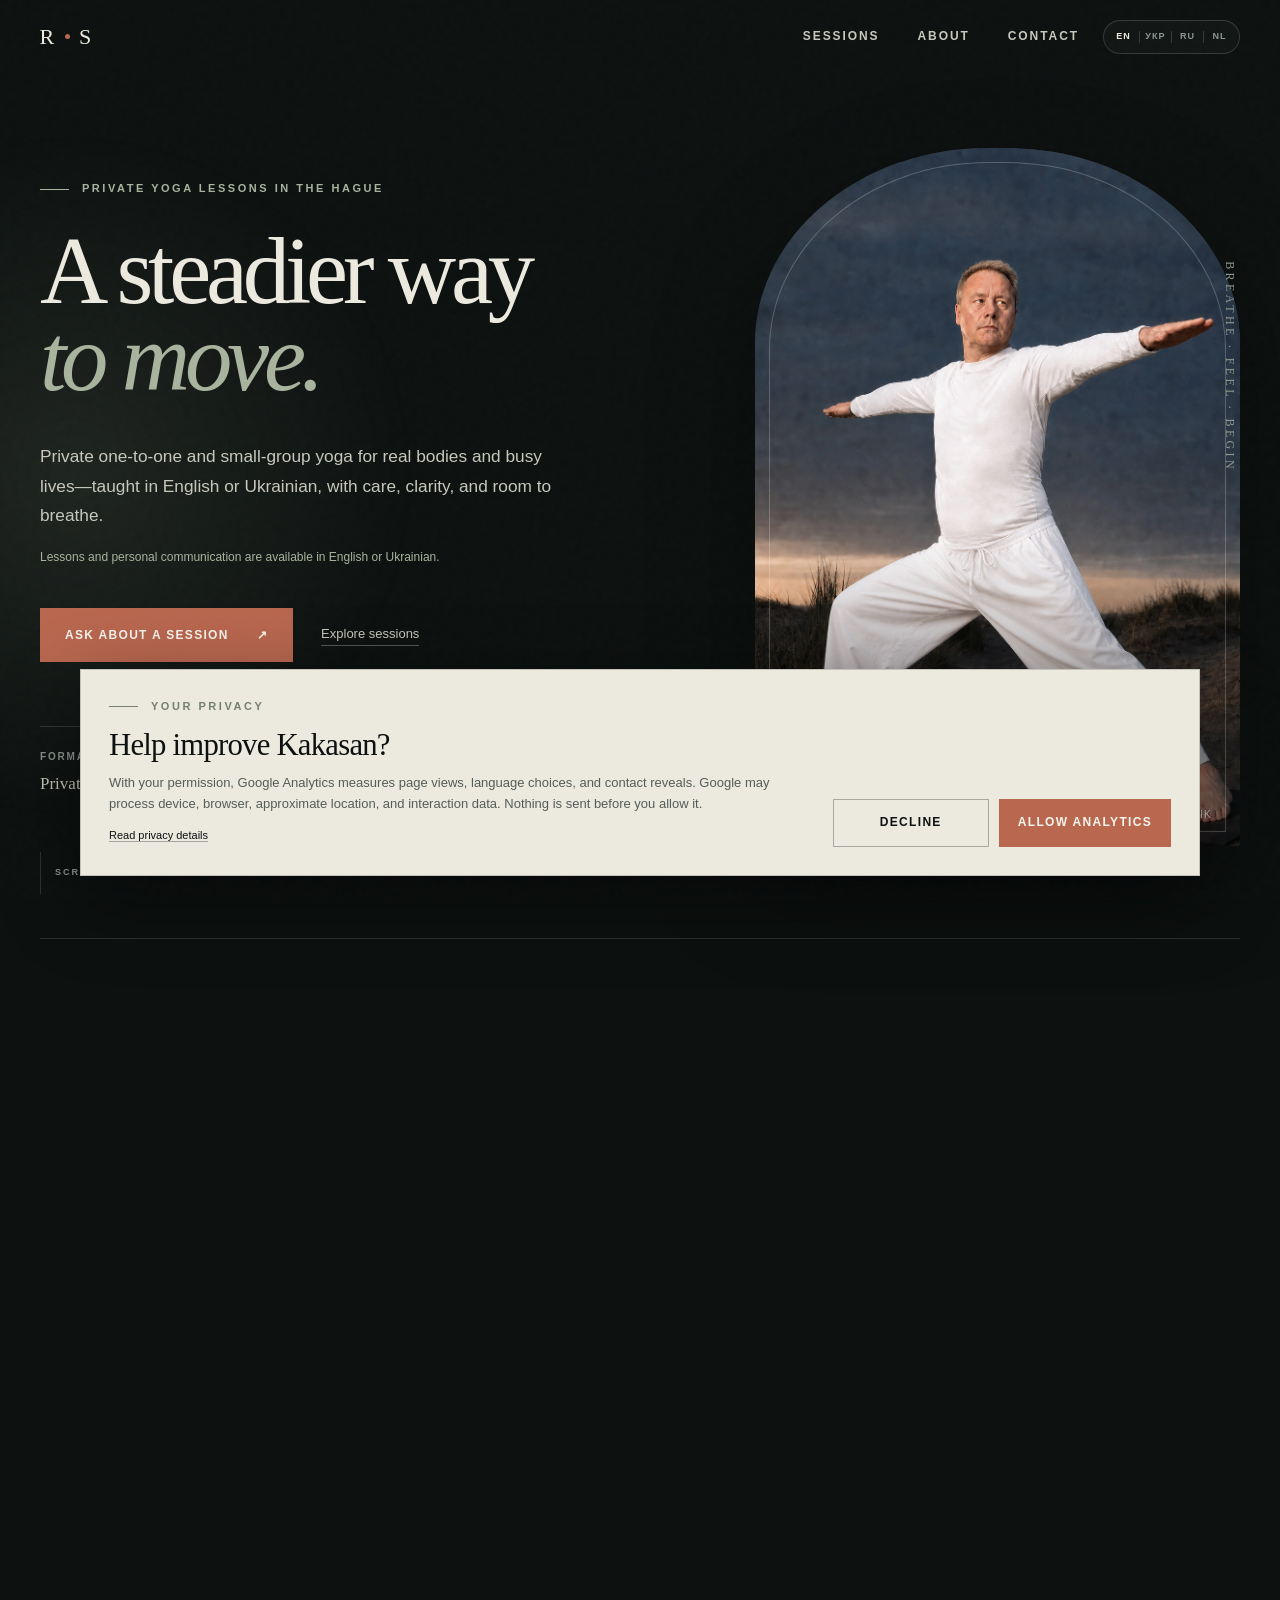
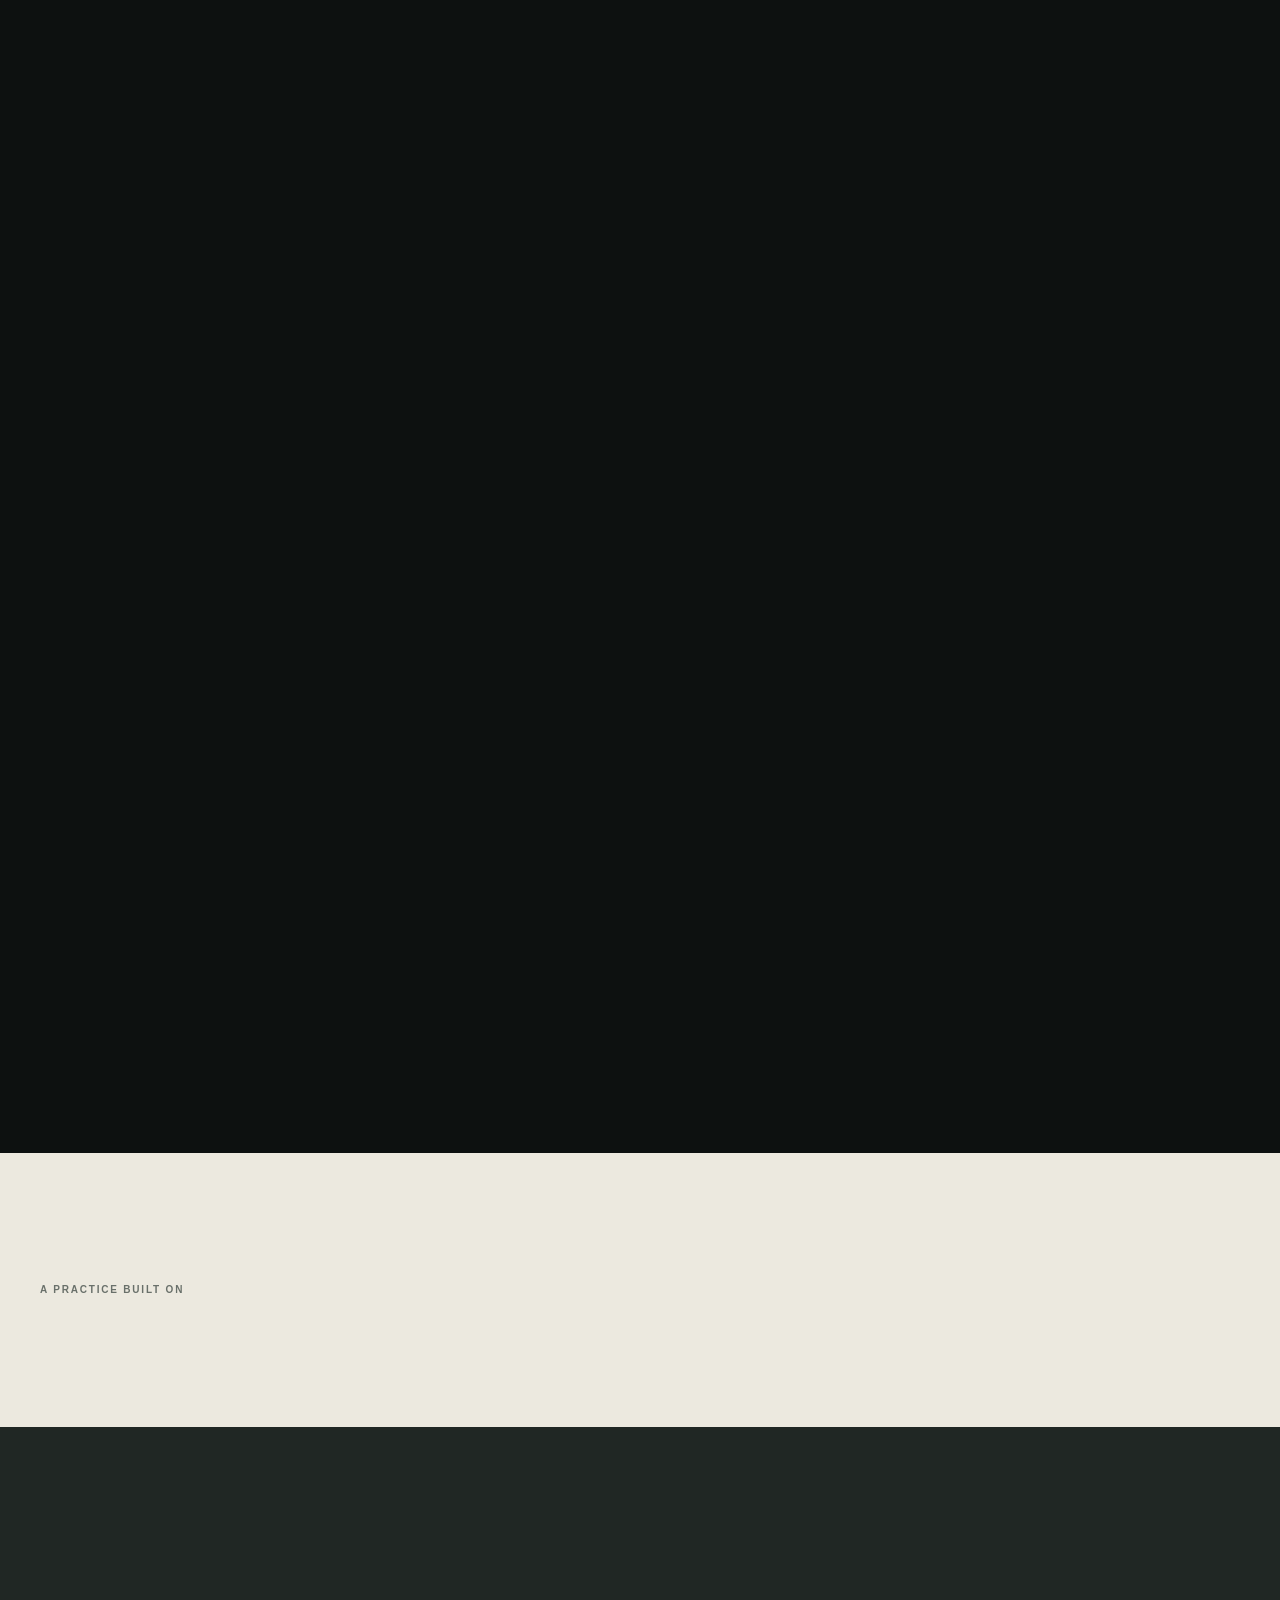
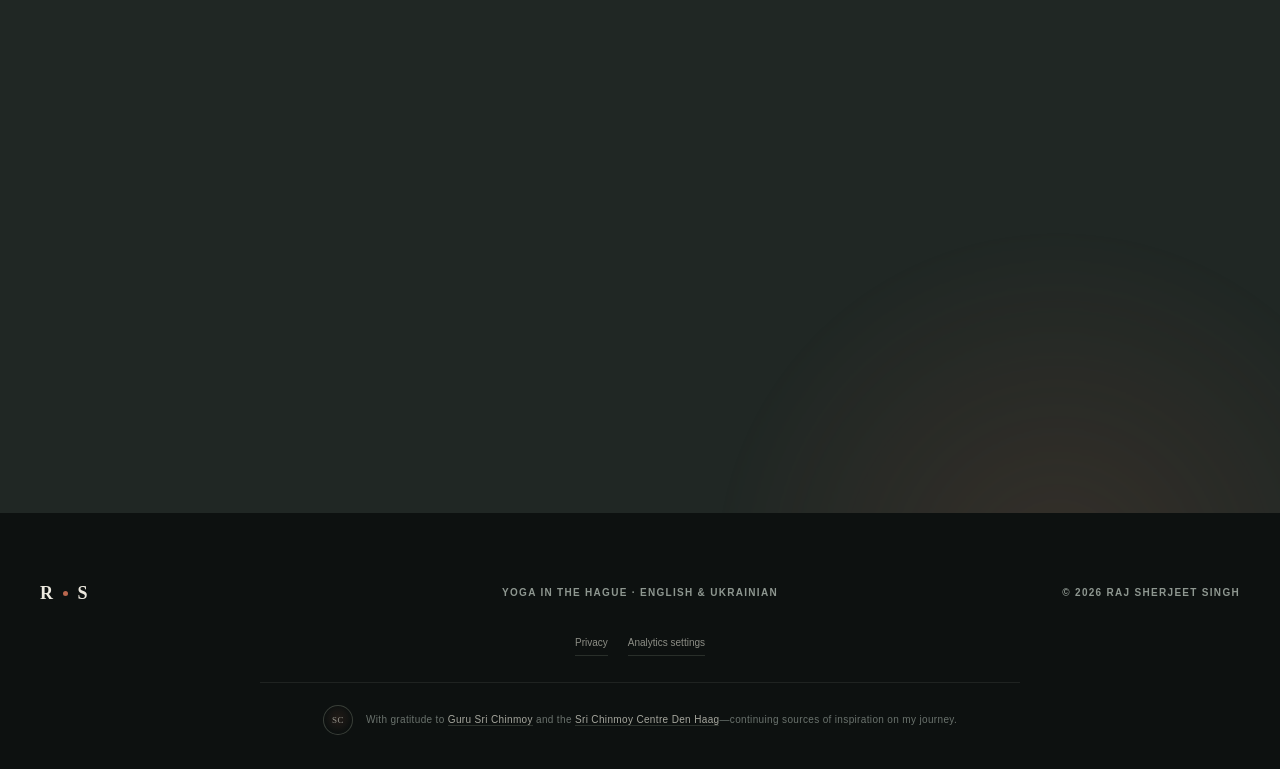
<file: index.html>
<!doctype html>
<html lang="en" data-locale="en">
  <head>
    <meta charset="utf-8" />
    <meta name="viewport" content="width=device-width, initial-scale=1" />
    <title>Private Yoga Lessons in The Hague | English & Ukrainian</title>
    <meta name="description" content="Private one-to-one and small-group yoga lessons in The Hague with Raj Sherjeet Singh, taught in English or Ukrainian with clear, attentive guidance." />
    <meta name="robots" content="index, follow, max-image-preview:large, max-snippet:-1, max-video-preview:-1" />
    <meta name="theme-color" content="#0d1110" />
    <meta name="color-scheme" content="dark" />
    <meta http-equiv="Content-Security-Policy" content="default-src 'self'; connect-src 'self' https://www.google-analytics.com https://*.google-analytics.com; img-src 'self' data: https://www.google-analytics.com https://*.google-analytics.com; style-src 'self'; script-src 'self' https://www.googletagmanager.com; object-src 'none'; base-uri 'self'; form-action 'none'; frame-ancestors 'none'; upgrade-insecure-requests" />
    <link rel="canonical" href="https://kakasan.nl/" />
    <link rel="alternate" hreflang="en" href="https://kakasan.nl/" />
    <link rel="alternate" hreflang="uk" href="https://kakasan.nl/uk/" />
    <link rel="alternate" hreflang="ru" href="https://kakasan.nl/ru/" />
    <link rel="alternate" hreflang="nl" href="https://kakasan.nl/nl/" />
    <link rel="alternate" hreflang="x-default" href="https://kakasan.nl/" />
    <meta property="og:type" content="website" />
    <meta property="og:site_name" content="Kakasan" />
    <meta property="og:title" content="Private Yoga Lessons in The Hague | English & Ukrainian" />
    <meta property="og:description" content="Private one-to-one and small-group yoga lessons in The Hague with Raj Sherjeet Singh, taught in English or Ukrainian with clear, attentive guidance." />
    <meta property="og:url" content="https://kakasan.nl/" />
    <meta property="og:locale" content="en_US" />
    <meta property="og:locale:alternate" content="uk_UA" />
    <meta property="og:locale:alternate" content="ru_RU" />
    <meta property="og:locale:alternate" content="nl_NL" />
    <meta property="og:image" content="https://kakasan.nl/assets/raj-warrior-ii-sivananda.jpg" />
    <meta property="og:image:width" content="1003" />
    <meta property="og:image:height" content="1568" />
    <meta property="og:image:alt" content="Raj practising Warrior II among the dunes near The Hague at blue hour" />
    <meta name="twitter:card" content="summary" />
    <meta name="twitter:title" content="Private Yoga Lessons in The Hague | English & Ukrainian" />
    <meta name="twitter:description" content="Private one-to-one and small-group yoga lessons in The Hague with Raj Sherjeet Singh, taught in English or Ukrainian with clear, attentive guidance." />
    <meta name="twitter:image" content="https://kakasan.nl/assets/raj-warrior-ii-sivananda.jpg" />
    <link rel="icon" href="/assets/favicon.svg" type="image/svg+xml" />
    <link rel="preload" href="/assets/raj-warrior-ii-sivananda.jpg" as="image" fetchpriority="high" />
    <link rel="stylesheet" href="/styles.css" />
    <script type="application/ld+json">
{
  "@context": "https://schema.org",
  "@graph": [
    {
      "@type": "WebSite",
      "@id": "https://kakasan.nl/#website",
      "url": "https://kakasan.nl/",
      "name": "Kakasan",
      "inLanguage": [
        "en",
        "uk",
        "ru",
        "nl"
      ]
    },
    {
      "@type": "Person",
      "@id": "https://kakasan.nl/#raj-sherjeet-singh",
      "name": "Raj Sherjeet Singh",
      "alternateName": "Slavik",
      "jobTitle": "Yoga teacher",
      "url": "https://kakasan.nl/#about",
      "image": "https://kakasan.nl/assets/raj-warrior-ii-sivananda.jpg",
      "knowsLanguage": [
        "English",
        "Ukrainian"
      ],
      "hasCredential": {
        "@type": "EducationalOccupationalCredential",
        "name": "200-hour Yoga Teacher Training",
        "credentialCategory": "Yoga teacher training",
        "recognizedBy": {
          "@type": "Organization",
          "name": "Arhanta Yoga Netherlands"
        }
      }
    },
    {
      "@type": "Service",
      "@id": "https://kakasan.nl/#yoga-lessons",
      "name": "Private and small-group yoga lessons in The Hague",
      "serviceType": "Yoga instruction in English and Ukrainian",
      "description": "Private one-to-one and small-group yoga lessons in The Hague with Raj Sherjeet Singh, taught in English or Ukrainian with clear, attentive guidance.",
      "url": "https://kakasan.nl/",
      "inLanguage": "en",
      "provider": {
        "@id": "https://kakasan.nl/#raj-sherjeet-singh"
      },
      "areaServed": {
        "@type": "City",
        "name": "The Hague",
        "alternateName": "Den Haag"
      },
      "availableLanguage": [
        "English",
        "Ukrainian"
      ],
      "audience": {
        "@type": "Audience",
        "audienceType": "Adults interested in yoga"
      }
    }
  ]
}
    </script>
    <script src="/script.js" defer></script>
  </head>
  <body>
    <!-- Generated by scripts/build-site.mjs. -->
    <a class="skip-link" href="#main">Skip to content</a>
    <header class="site-header" data-header>
      <a class="brand" href="/#top" aria-label="Raj Sherjeet Singh — home"><span>R</span><i aria-hidden="true"></i><span>S</span></a>
      <div class="header-actions">
        <nav class="site-nav" id="site-nav" aria-label="Primary navigation" data-nav>
          <a href="#sessions">Sessions</a>
          <a href="#about">About</a>
          <a href="#contact">Contact</a>
        </nav>
        <nav class="language-switcher" aria-label="Choose language" data-language-switcher><a href="/" hreflang="en" lang="en" aria-label="English" aria-current="page">EN</a><span aria-hidden="true"></span><a href="/uk/" hreflang="uk" lang="uk" aria-label="Українська">УКР</a><span aria-hidden="true"></span><a href="/ru/" hreflang="ru" lang="ru" aria-label="Русский">RU</a><span aria-hidden="true"></span><a href="/nl/" hreflang="nl" lang="nl" aria-label="Nederlands">NL</a></nav>
        <button class="menu-toggle" type="button" aria-expanded="false" aria-controls="site-nav" data-menu-toggle>
          <span class="menu-toggle__label">Menu</span>
          <span class="menu-toggle__icon" aria-hidden="true"><i></i><i></i></span>
        </button>
      </div>
    </header>

    <main id="main">
      <section class="hero" id="top" aria-labelledby="hero-title">
        <div class="hero__glow" aria-hidden="true"></div>
        <div class="hero__copy" data-reveal>
          <p class="eyebrow"><span aria-hidden="true"></span> Private yoga lessons in The Hague</p>
          <h1 id="hero-title">A steadier way<br /><em>to move.</em></h1>
          <p class="hero__intro">Private one-to-one and small-group yoga for real bodies and busy lives—taught in English or Ukrainian, with care, clarity, and room to breathe.</p>
          <p class="hero__language-note">Lessons and personal communication are available in English or Ukrainian.</p>
          <div class="hero__actions">
            <a class="button button--primary" href="#contact">Ask about a session <span aria-hidden="true">↗</span></a>
            <a class="text-link" href="#sessions">Explore sessions</a>
          </div>
          <dl class="hero__facts" aria-label="Session details">
            <div><dt>Format</dt><dd>Private 1:1 · Small groups</dd></div>
            <div><dt>Teaching languages</dt><dd>English · Ukrainian</dd></div>
            <div><dt>Training</dt><dd>200-hour TTC · 2026</dd></div>
          </dl>
        </div>
        <figure class="hero__portrait" data-reveal data-delay="1">
          <div class="portrait-frame">
            <img src="/assets/raj-warrior-ii-sivananda.jpg" width="1003" height="1568" alt="Raj practising Warrior II among the dunes near The Hague at blue hour" fetchpriority="high" />
            <div class="portrait-frame__line" aria-hidden="true"></div>
            <figcaption><span>Raj Sherjeet Singh</span><span>also known as Slavik</span></figcaption>
          </div>
          <p class="portrait-note" aria-hidden="true">Breathe · Feel · Begin</p>
        </figure>
        <a class="hero__scroll" href="#sessions" aria-label="Scroll to the sessions section"><span aria-hidden="true"></span><b>Scroll to explore</b></a>
      </section>

      <section class="practice section" id="sessions" aria-labelledby="sessions-title">
        <div class="section-heading" data-reveal>
          <p class="eyebrow"><span aria-hidden="true"></span> Yoga sessions</p>
          <h2 id="sessions-title">Yoga with both feet<br />on the ground.</h2>
        </div>
        <div class="practice__intro" data-reveal><p class="lead">Yoga does not need to be a performance. We focus on clear instruction, attentive movement, steady breathing, and options that meet you where you are.</p><p>Whether you are beginning or returning to practice, sessions move at a manageable pace—building confidence, body awareness, and steadiness over time.</p></div>
        <div class="offerings">
          <article class="offering" data-reveal>
            <p class="offering__number">01</p><div><h3>Private one-to-one</h3><p>A yoga lesson shaped around your experience, mobility, and intentions, with time to ask questions, learn at your own pace, and receive individual guidance.</p><p class="offering__meta">Personal · Focused · Adaptable</p></div><span class="offering__mark" aria-hidden="true">↗</span>
          </article>
          <article class="offering" data-reveal data-delay="1">
            <p class="offering__number">02</p><div><h3>Small-group practice</h3><p>Clear, welcoming yoga lessons for small groups, with thoughtful variations so each person can practise at an appropriate pace.</p><p class="offering__meta">Shared · Grounded · Inclusive</p></div><span class="offering__mark" aria-hidden="true">↗</span>
          </article>
        </div>
      </section>

      <section class="about section" id="about" aria-labelledby="about-title">
        <div class="about__aside" data-reveal>
          <p class="eyebrow"><span aria-hidden="true"></span> About Raj</p>
          <div class="seal" aria-hidden="true"><span>200</span><small>hours</small></div>
          <p class="about__location">Based in<br />The Hague, NL</p>
        </div>
        <div class="about__copy" data-reveal data-delay="1">
          <h2 id="about-title">Structure brought me to the mat.<br /><em>Curiosity kept me here.</em></h2>
          <div class="about__columns"><p>I’m Raj Sherjeet Singh—you can also call me Slavik. I’m a software engineer by background, so I understand what long hours at a desk and a busy, analytical mind can do to the body and nervous system.</p><p>I’ve practised yoga for five years. In 2026, I completed a 200-hour Yoga Teacher Training at Arhanta Yoga Netherlands. I’m now beginning my teaching journey, offering attentive sessions with clear guidance, thoughtful options, and respect for each student’s pace.</p></div>
          <div class="credential">
            <div class="credential__icon" aria-hidden="true"><svg viewBox="0 0 48 48" role="img"><circle cx="24" cy="24" r="22"></circle><path d="M15 25.5 21 31l12-14"></path></svg></div>
            <div><p>200-hour Yoga Teacher Training</p><span>Arhanta Yoga Netherlands · 2026</span></div>
          </div>
        </div>
      </section>

      <section class="principles" aria-label="Practice principles">
        <div class="principles__inner">
          <p class="principles__label">A practice built on</p>
          <div class="principle" data-reveal><span>01</span><p>Attention</p><i aria-hidden="true"></i></div>
          <div class="principle" data-reveal data-delay="1"><span>02</span><p>Consistency</p><i aria-hidden="true"></i></div>
          <div class="principle" data-reveal data-delay="2"><span>03</span><p>Curiosity</p><i aria-hidden="true"></i></div>
        </div>
      </section>

      <section class="contact section" id="contact" aria-labelledby="contact-title">
        <div class="contact__glow" aria-hidden="true"></div>
        <div class="contact__heading" data-reveal><p class="eyebrow eyebrow--light"><span aria-hidden="true"></span> Begin here</p><h2 id="contact-title">Let’s find your<br /><em>way into practice.</em></h2></div>
        <div class="contact__details" data-reveal data-delay="1">
          <p>Tell me what brings you to yoga, your preferred language, and whether you’re interested in a private one-to-one or small-group lesson in The Hague. Write in English or Ukrainian—whichever feels more natural. I’ll reply personally so we can find a good next step.</p>
          <div class="contact-options">
            <div class="contact-option"><span>Email</span><button class="contact-reveal" type="button" data-contact="email">Show email address <i aria-hidden="true">↗</i></button><a class="contact-link" data-contact-link="email" hidden></a></div>
            <div class="contact-option"><span>Phone</span><button class="contact-reveal" type="button" data-contact="phone">Show phone number <i aria-hidden="true">↗</i></button><a class="contact-link" data-contact-link="phone" hidden></a></div>
          </div>
          <noscript><p class="noscript-note">Please enable JavaScript to reveal contact details.</p></noscript>
          <p class="privacy-note">No forms. Optional analytics is loaded only after you give permission.</p>
        </div>
      </section>
    </main>

    <footer class="site-footer">
      <div class="site-footer__main">
        <a class="brand brand--footer" href="#top" aria-label="Back to top"><span>R</span><i aria-hidden="true"></i><span>S</span></a>
        <p>Yoga in The Hague · English & Ukrainian</p><p>© <span data-year>2026</span> Raj Sherjeet Singh</p>
      </div>
      <nav class="site-footer__privacy" aria-label="Analytics consent"><a href="/privacy.html">Privacy</a><button type="button" data-consent-settings>Analytics settings</button></nav>
      <aside class="footer-gratitude" aria-label="Acknowledgement"><span class="footer-gratitude__mark" aria-hidden="true">SC</span><p>With gratitude to <a href="https://www.meditatiedenhaag.com/sri-chinmoy/">Guru Sri Chinmoy</a> and the <a href="https://www.meditatiedenhaag.com/">Sri Chinmoy Centre Den Haag</a>—continuing sources of inspiration on my journey.</p></aside>
    </footer>

    <section class="consent-banner" role="dialog" aria-modal="false" aria-labelledby="consent-title" aria-label="Analytics consent" data-consent-banner hidden>
      <div class="consent-banner__copy">
        <p class="eyebrow"><span aria-hidden="true"></span> Your privacy</p>
        <h2 id="consent-title">Help improve Kakasan?</h2>
        <p>With your permission, Google Analytics measures page views, language choices, and contact reveals. Google may process device, browser, approximate location, and interaction data. Nothing is sent before you allow it.</p>
        <a href="/privacy.html">Read privacy details</a>
      </div>
      <div class="consent-banner__actions">
        <button class="button button--quiet" type="button" data-consent-decline>Decline</button>
        <button class="button button--primary" type="button" data-consent-accept>Allow analytics</button>
      </div>
    </section>
  </body>
</html>
</file>
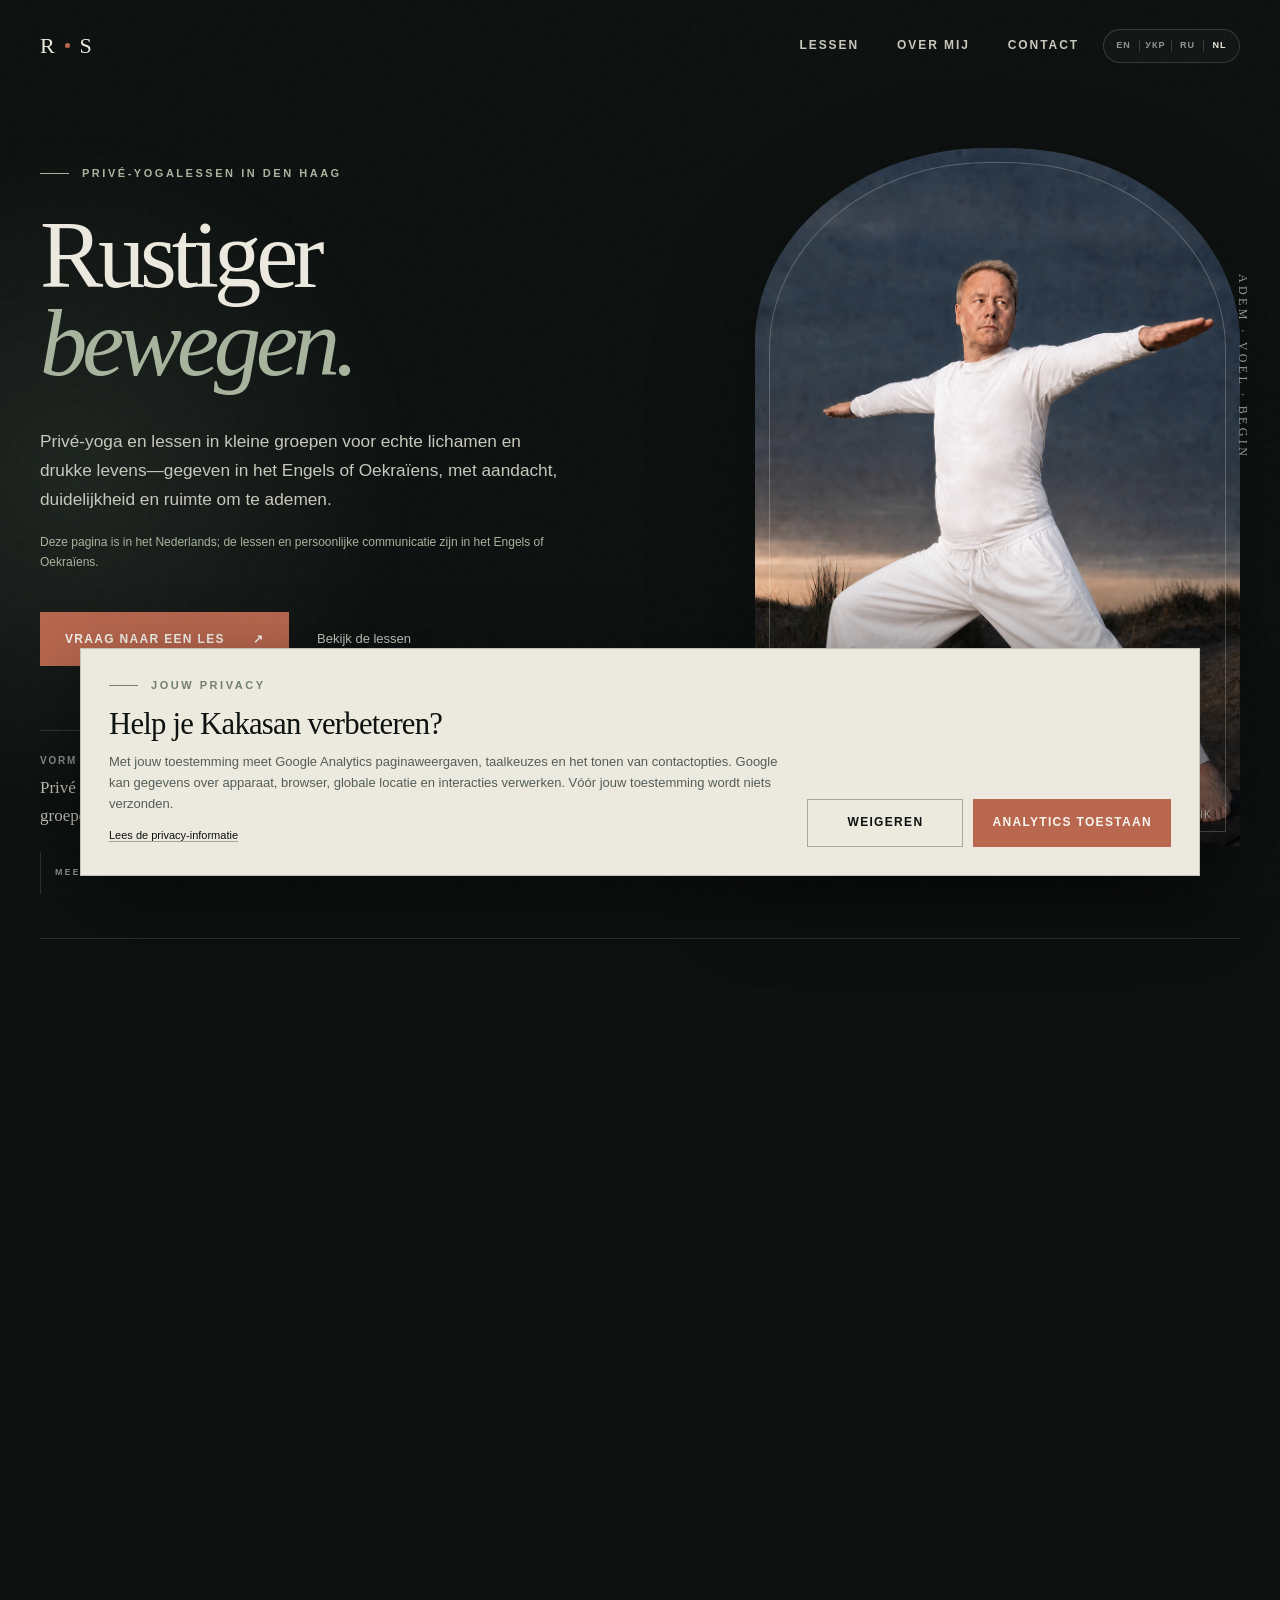
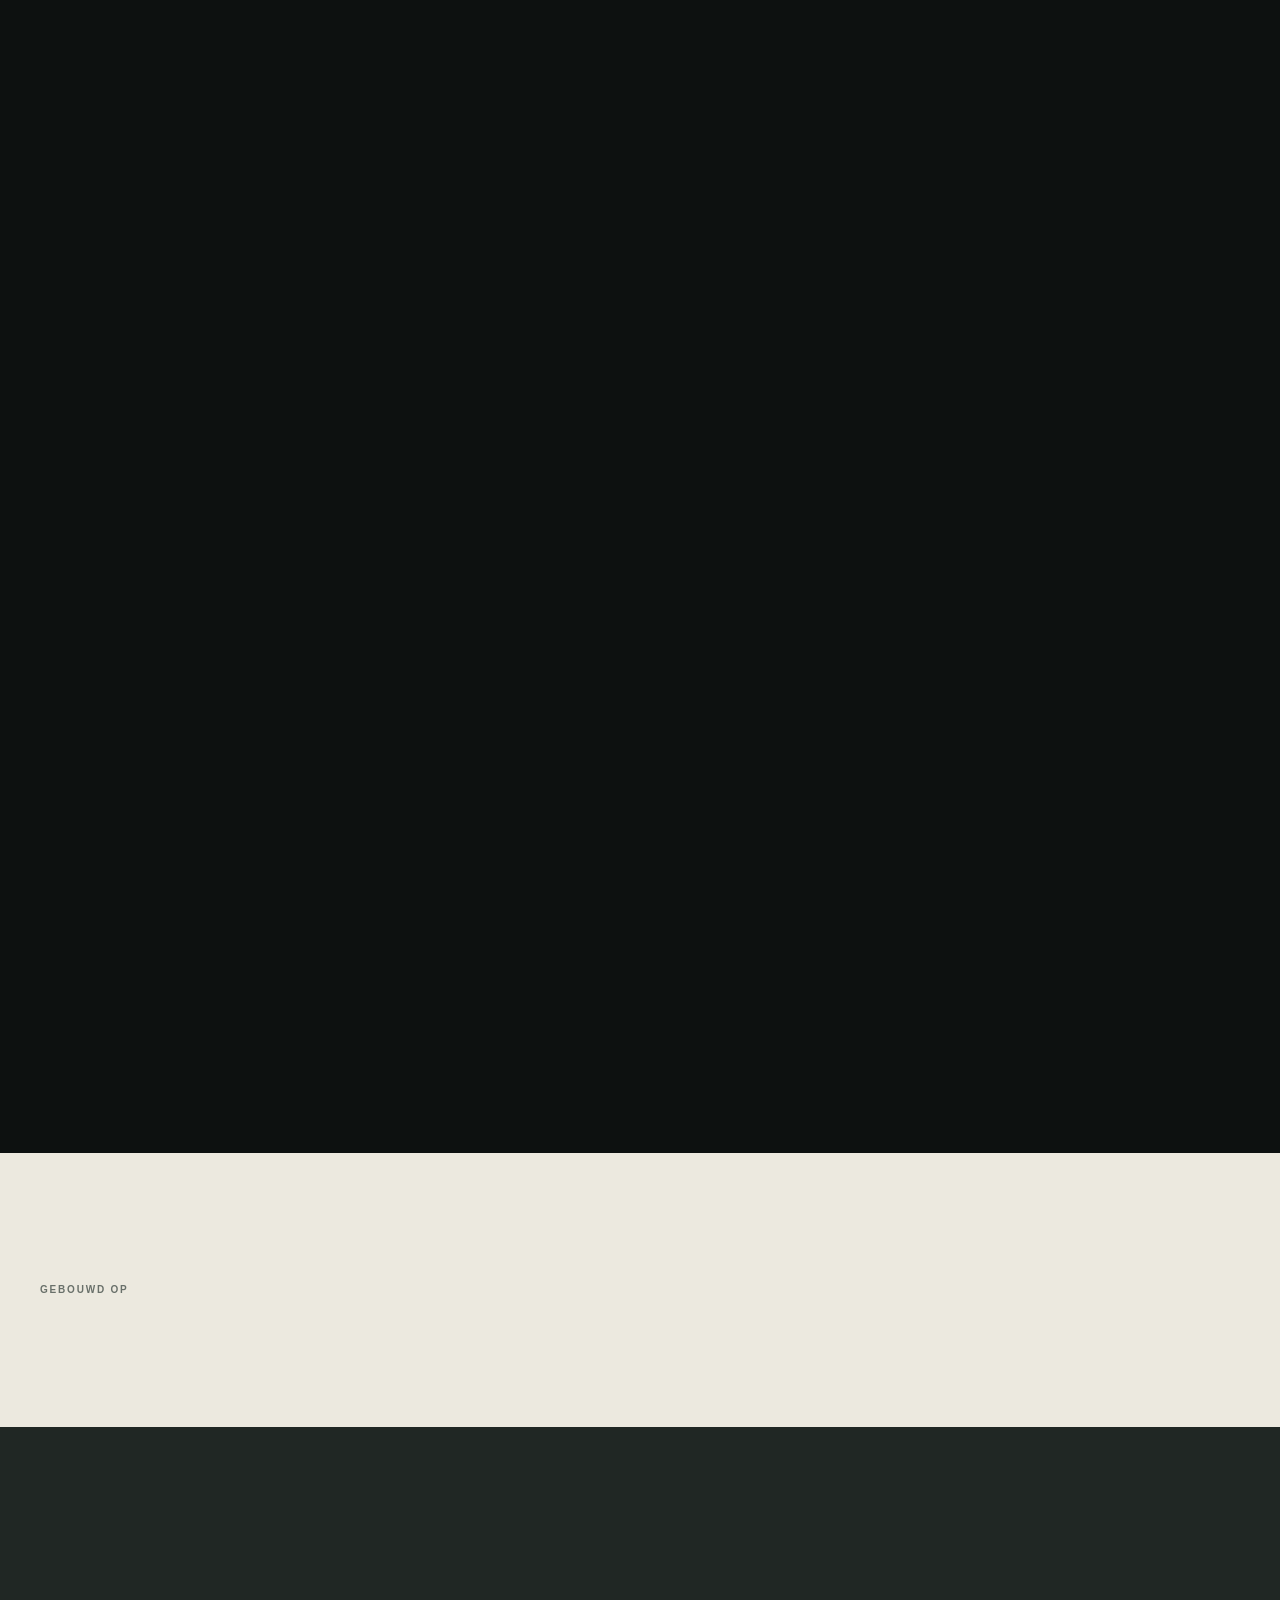
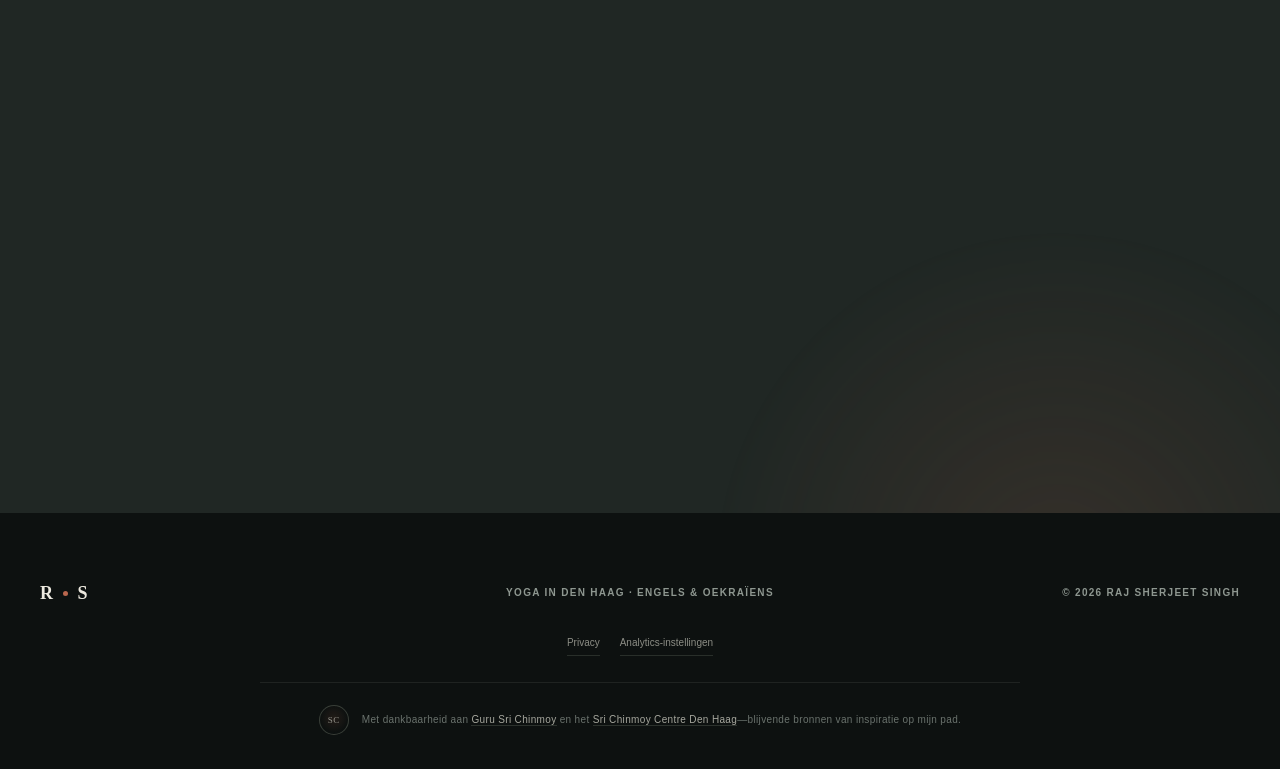
<file: nl/index.html>
<!doctype html>
<html lang="nl" data-locale="nl">
  <head>
    <meta charset="utf-8" />
    <meta name="viewport" content="width=device-width, initial-scale=1" />
    <title>Yogalessen in Den Haag in Engels of Oekraïens | Kakasan</title>
    <meta name="description" content="Privé-yogalessen en yoga in kleine groepen in Den Haag met Raj Sherjeet Singh, gegeven in het Engels of Oekraïens met rustige, duidelijke begeleiding." />
    <meta name="robots" content="index, follow, max-image-preview:large, max-snippet:-1, max-video-preview:-1" />
    <meta name="theme-color" content="#0d1110" />
    <meta name="color-scheme" content="dark" />
    <meta http-equiv="Content-Security-Policy" content="default-src 'self'; connect-src 'self' https://www.google-analytics.com https://*.google-analytics.com; img-src 'self' data: https://www.google-analytics.com https://*.google-analytics.com; style-src 'self'; script-src 'self' https://www.googletagmanager.com; object-src 'none'; base-uri 'self'; form-action 'none'; frame-ancestors 'none'; upgrade-insecure-requests" />
    <link rel="canonical" href="https://kakasan.nl/nl/" />
    <link rel="alternate" hreflang="en" href="https://kakasan.nl/" />
    <link rel="alternate" hreflang="uk" href="https://kakasan.nl/uk/" />
    <link rel="alternate" hreflang="ru" href="https://kakasan.nl/ru/" />
    <link rel="alternate" hreflang="nl" href="https://kakasan.nl/nl/" />
    <link rel="alternate" hreflang="x-default" href="https://kakasan.nl/" />
    <meta property="og:type" content="website" />
    <meta property="og:site_name" content="Kakasan" />
    <meta property="og:title" content="Yogalessen in Den Haag in Engels of Oekraïens | Kakasan" />
    <meta property="og:description" content="Privé-yogalessen en yoga in kleine groepen in Den Haag met Raj Sherjeet Singh, gegeven in het Engels of Oekraïens met rustige, duidelijke begeleiding." />
    <meta property="og:url" content="https://kakasan.nl/nl/" />
    <meta property="og:locale" content="nl_NL" />
    <meta property="og:locale:alternate" content="en_US" />
    <meta property="og:locale:alternate" content="uk_UA" />
    <meta property="og:locale:alternate" content="ru_RU" />
    <meta property="og:image" content="https://kakasan.nl/assets/raj-warrior-ii-sivananda.jpg" />
    <meta property="og:image:width" content="1003" />
    <meta property="og:image:height" content="1568" />
    <meta property="og:image:alt" content="Raj beoefent Krijger II tussen de duinen bij Den Haag in de avondschemering" />
    <meta name="twitter:card" content="summary" />
    <meta name="twitter:title" content="Yogalessen in Den Haag in Engels of Oekraïens | Kakasan" />
    <meta name="twitter:description" content="Privé-yogalessen en yoga in kleine groepen in Den Haag met Raj Sherjeet Singh, gegeven in het Engels of Oekraïens met rustige, duidelijke begeleiding." />
    <meta name="twitter:image" content="https://kakasan.nl/assets/raj-warrior-ii-sivananda.jpg" />
    <link rel="icon" href="/assets/favicon.svg" type="image/svg+xml" />
    <link rel="preload" href="/assets/raj-warrior-ii-sivananda.jpg" as="image" fetchpriority="high" />
    <link rel="stylesheet" href="/styles.css" />
    <script type="application/ld+json">
{
  "@context": "https://schema.org",
  "@graph": [
    {
      "@type": "WebSite",
      "@id": "https://kakasan.nl/#website",
      "url": "https://kakasan.nl/",
      "name": "Kakasan",
      "inLanguage": [
        "en",
        "uk",
        "ru",
        "nl"
      ]
    },
    {
      "@type": "Person",
      "@id": "https://kakasan.nl/#raj-sherjeet-singh",
      "name": "Raj Sherjeet Singh",
      "alternateName": "Slavik",
      "jobTitle": "Yoga teacher",
      "url": "https://kakasan.nl/#about",
      "image": "https://kakasan.nl/assets/raj-warrior-ii-sivananda.jpg",
      "knowsLanguage": [
        "English",
        "Ukrainian"
      ],
      "hasCredential": {
        "@type": "EducationalOccupationalCredential",
        "name": "200-hour Yoga Teacher Training",
        "credentialCategory": "Yoga teacher training",
        "recognizedBy": {
          "@type": "Organization",
          "name": "Arhanta Yoga Netherlands"
        }
      }
    },
    {
      "@type": "Service",
      "@id": "https://kakasan.nl/#yoga-lessons",
      "name": "Privé-yogalessen en yoga in kleine groepen in Den Haag",
      "serviceType": "Yogales in het Engels en Oekraïens",
      "description": "Privé-yogalessen en yoga in kleine groepen in Den Haag met Raj Sherjeet Singh, gegeven in het Engels of Oekraïens met rustige, duidelijke begeleiding.",
      "url": "https://kakasan.nl/nl/",
      "inLanguage": "nl",
      "provider": {
        "@id": "https://kakasan.nl/#raj-sherjeet-singh"
      },
      "areaServed": {
        "@type": "City",
        "name": "The Hague",
        "alternateName": "Den Haag"
      },
      "availableLanguage": [
        "English",
        "Ukrainian"
      ],
      "audience": {
        "@type": "Audience",
        "audienceType": "Adults interested in yoga"
      }
    }
  ]
}
    </script>
    <script src="/script.js" defer></script>
  </head>
  <body>
    <!-- Generated by scripts/build-site.mjs. -->
    <a class="skip-link" href="#main">Ga naar de inhoud</a>
    <header class="site-header" data-header>
      <a class="brand" href="/nl/#top" aria-label="Raj Sherjeet Singh — beginpagina"><span>R</span><i aria-hidden="true"></i><span>S</span></a>
      <div class="header-actions">
        <nav class="site-nav" id="site-nav" aria-label="Hoofdnavigatie" data-nav>
          <a href="#sessions">Lessen</a>
          <a href="#about">Over mij</a>
          <a href="#contact">Contact</a>
        </nav>
        <nav class="language-switcher" aria-label="Kies een taal" data-language-switcher><a href="/" hreflang="en" lang="en" aria-label="English">EN</a><span aria-hidden="true"></span><a href="/uk/" hreflang="uk" lang="uk" aria-label="Українська">УКР</a><span aria-hidden="true"></span><a href="/ru/" hreflang="ru" lang="ru" aria-label="Русский">RU</a><span aria-hidden="true"></span><a href="/nl/" hreflang="nl" lang="nl" aria-label="Nederlands" aria-current="page">NL</a></nav>
        <button class="menu-toggle" type="button" aria-expanded="false" aria-controls="site-nav" data-menu-toggle>
          <span class="menu-toggle__label">Menu</span>
          <span class="menu-toggle__icon" aria-hidden="true"><i></i><i></i></span>
        </button>
      </div>
    </header>

    <main id="main">
      <section class="hero" id="top" aria-labelledby="hero-title">
        <div class="hero__glow" aria-hidden="true"></div>
        <div class="hero__copy" data-reveal>
          <p class="eyebrow"><span aria-hidden="true"></span> Privé-yogalessen in Den Haag</p>
          <h1 id="hero-title">Rustiger<br /><em>bewegen.</em></h1>
          <p class="hero__intro">Privé-yoga en lessen in kleine groepen voor echte lichamen en drukke levens—gegeven in het Engels of Oekraïens, met aandacht, duidelijkheid en ruimte om te ademen.</p>
          <p class="hero__language-note">Deze pagina is in het Nederlands; de lessen en persoonlijke communicatie zijn in het Engels of Oekraïens.</p>
          <div class="hero__actions">
            <a class="button button--primary" href="#contact">Vraag naar een les <span aria-hidden="true">↗</span></a>
            <a class="text-link" href="#sessions">Bekijk de lessen</a>
          </div>
          <dl class="hero__facts" aria-label="Informatie over de lessen">
            <div><dt>Vorm</dt><dd>Privé 1-op-1 · Kleine groepen</dd></div>
            <div><dt>Talen van de les</dt><dd>Engels · Oekraïens</dd></div>
            <div><dt>Opleiding</dt><dd>200 uur · 2026</dd></div>
          </dl>
        </div>
        <figure class="hero__portrait" data-reveal data-delay="1">
          <div class="portrait-frame">
            <img src="/assets/raj-warrior-ii-sivananda.jpg" width="1003" height="1568" alt="Raj beoefent Krijger II tussen de duinen bij Den Haag in de avondschemering" fetchpriority="high" />
            <div class="portrait-frame__line" aria-hidden="true"></div>
            <figcaption><span>Raj Sherjeet Singh</span><span>ook bekend als Slavik</span></figcaption>
          </div>
          <p class="portrait-note" aria-hidden="true">Adem · Voel · Begin</p>
        </figure>
        <a class="hero__scroll" href="#sessions" aria-label="Ga naar het gedeelte over de yogalessen"><span aria-hidden="true"></span><b>Meer ontdekken</b></a>
      </section>

      <section class="practice section" id="sessions" aria-labelledby="sessions-title">
        <div class="section-heading" data-reveal>
          <p class="eyebrow"><span aria-hidden="true"></span> Yogalessen</p>
          <h2 id="sessions-title">Yoga met beide voeten<br />op de grond.</h2>
        </div>
        <div class="practice__intro" data-reveal><p class="lead">Yoga hoeft geen prestatie te zijn. De aandacht ligt op heldere uitleg, bewust bewegen, rustig ademen en variaties die aansluiten bij waar jij nu bent.</p><p>Of je nu begint of je beoefening weer oppakt, de lessen verlopen in een haalbaar tempo. Zo groeien vertrouwen, lichaamsbewustzijn en stabiliteit stap voor stap.</p></div>
        <div class="offerings">
          <article class="offering" data-reveal>
            <p class="offering__number">01</p><div><h3>Privéles één-op-één</h3><p>Een yogales afgestemd op je ervaring, mobiliteit en intenties, met tijd voor vragen, leren in je eigen tempo en persoonlijke begeleiding.</p><p class="offering__meta">Persoonlijk · Gericht · Aanpasbaar</p></div><span class="offering__mark" aria-hidden="true">↗</span>
          </article>
          <article class="offering" data-reveal data-delay="1">
            <p class="offering__number">02</p><div><h3>Yoga in een kleine groep</h3><p>Heldere, gastvrije lessen voor kleine groepen, met doordachte variaties zodat iedereen in een passend tempo kan oefenen.</p><p class="offering__meta">Samen · Geaard · Inclusief</p></div><span class="offering__mark" aria-hidden="true">↗</span>
          </article>
        </div>
      </section>

      <section class="about section" id="about" aria-labelledby="about-title">
        <div class="about__aside" data-reveal>
          <p class="eyebrow"><span aria-hidden="true"></span> Over Raj</p>
          <div class="seal" aria-hidden="true"><span>200</span><small>uur</small></div>
          <p class="about__location">In Den Haag,<br />Nederland</p>
        </div>
        <div class="about__copy" data-reveal data-delay="1">
          <h2 id="about-title">Structuur bracht me naar de mat.<br /><em>Nieuwsgierigheid hield me hier.</em></h2>
          <div class="about__columns"><p>Ik ben Raj Sherjeet Singh—je mag me ook Slavik noemen. Van oorsprong ben ik software-engineer, dus ik weet wat lange uren achter een bureau en een druk, analytisch hoofd met het lichaam en zenuwstelsel kunnen doen.</p><p>Ik beoefen al vijf jaar yoga. In 2026 voltooide ik de 200-uurs Yoga Teacher Training bij Arhanta Yoga Netherlands. Nu begin ik aan mijn pad als docent en bied ik aandachtige lessen met heldere begeleiding, doordachte opties en respect voor ieders tempo.</p></div>
          <div class="credential">
            <div class="credential__icon" aria-hidden="true"><svg viewBox="0 0 48 48" role="img"><circle cx="24" cy="24" r="22"></circle><path d="M15 25.5 21 31l12-14"></path></svg></div>
            <div><p>200-uurs Yoga Teacher Training</p><span>Arhanta Yoga Netherlands · 2026</span></div>
          </div>
        </div>
      </section>

      <section class="principles" aria-label="Principes van de beoefening">
        <div class="principles__inner">
          <p class="principles__label">Gebouwd op</p>
          <div class="principle" data-reveal><span>01</span><p>Aandacht</p><i aria-hidden="true"></i></div>
          <div class="principle" data-reveal data-delay="1"><span>02</span><p>Regelmaat</p><i aria-hidden="true"></i></div>
          <div class="principle" data-reveal data-delay="2"><span>03</span><p>Nieuwsgierigheid</p><i aria-hidden="true"></i></div>
        </div>
      </section>

      <section class="contact section" id="contact" aria-labelledby="contact-title">
        <div class="contact__glow" aria-hidden="true"></div>
        <div class="contact__heading" data-reveal><p class="eyebrow eyebrow--light"><span aria-hidden="true"></span> Begin hier</p><h2 id="contact-title">Vind jouw<br /><em>weg naar de mat.</em></h2></div>
        <div class="contact__details" data-reveal data-delay="1">
          <p>Vertel wat je naar yoga brengt en of je in Den Haag interesse hebt in een privéles of een kleine groep. Schrijf in het Engels of Oekraïens—wat voor jou het natuurlijkst voelt. Ik antwoord persoonlijk, zodat we samen een goede volgende stap kunnen vinden.</p>
          <div class="contact-options">
            <div class="contact-option"><span>E-mail</span><button class="contact-reveal" type="button" data-contact="email">Toon e-mailadres <i aria-hidden="true">↗</i></button><a class="contact-link" data-contact-link="email" hidden></a></div>
            <div class="contact-option"><span>Telefoon</span><button class="contact-reveal" type="button" data-contact="phone">Toon telefoonnummer <i aria-hidden="true">↗</i></button><a class="contact-link" data-contact-link="phone" hidden></a></div>
          </div>
          <noscript><p class="noscript-note">Schakel JavaScript in om de contactgegevens te bekijken.</p></noscript>
          <p class="privacy-note">Geen formulieren. Optionele analytics wordt alleen met jouw toestemming geladen.</p>
        </div>
      </section>
    </main>

    <footer class="site-footer">
      <div class="site-footer__main">
        <a class="brand brand--footer" href="#top" aria-label="Terug naar boven"><span>R</span><i aria-hidden="true"></i><span>S</span></a>
        <p>Yoga in Den Haag · Engels & Oekraïens</p><p>© <span data-year>2026</span> Raj Sherjeet Singh</p>
      </div>
      <nav class="site-footer__privacy" aria-label="Toestemming voor analytics"><a href="/nl/privacy.html">Privacy</a><button type="button" data-consent-settings>Analytics-instellingen</button></nav>
      <aside class="footer-gratitude" aria-label="Dankwoord"><span class="footer-gratitude__mark" aria-hidden="true">SC</span><p>Met dankbaarheid aan <a href="https://www.meditatiedenhaag.com/sri-chinmoy/">Guru Sri Chinmoy</a> en het <a href="https://www.meditatiedenhaag.com/">Sri Chinmoy Centre Den Haag</a>—blijvende bronnen van inspiratie op mijn pad.</p></aside>
    </footer>

    <section class="consent-banner" role="dialog" aria-modal="false" aria-labelledby="consent-title" aria-label="Toestemming voor analytics" data-consent-banner hidden>
      <div class="consent-banner__copy">
        <p class="eyebrow"><span aria-hidden="true"></span> Jouw privacy</p>
        <h2 id="consent-title">Help je Kakasan verbeteren?</h2>
        <p>Met jouw toestemming meet Google Analytics paginaweergaven, taalkeuzes en het tonen van contactopties. Google kan gegevens over apparaat, browser, globale locatie en interacties verwerken. Vóór jouw toestemming wordt niets verzonden.</p>
        <a href="/nl/privacy.html">Lees de privacy-informatie</a>
      </div>
      <div class="consent-banner__actions">
        <button class="button button--quiet" type="button" data-consent-decline>Weigeren</button>
        <button class="button button--primary" type="button" data-consent-accept>Analytics toestaan</button>
      </div>
    </section>
  </body>
</html>
</file>
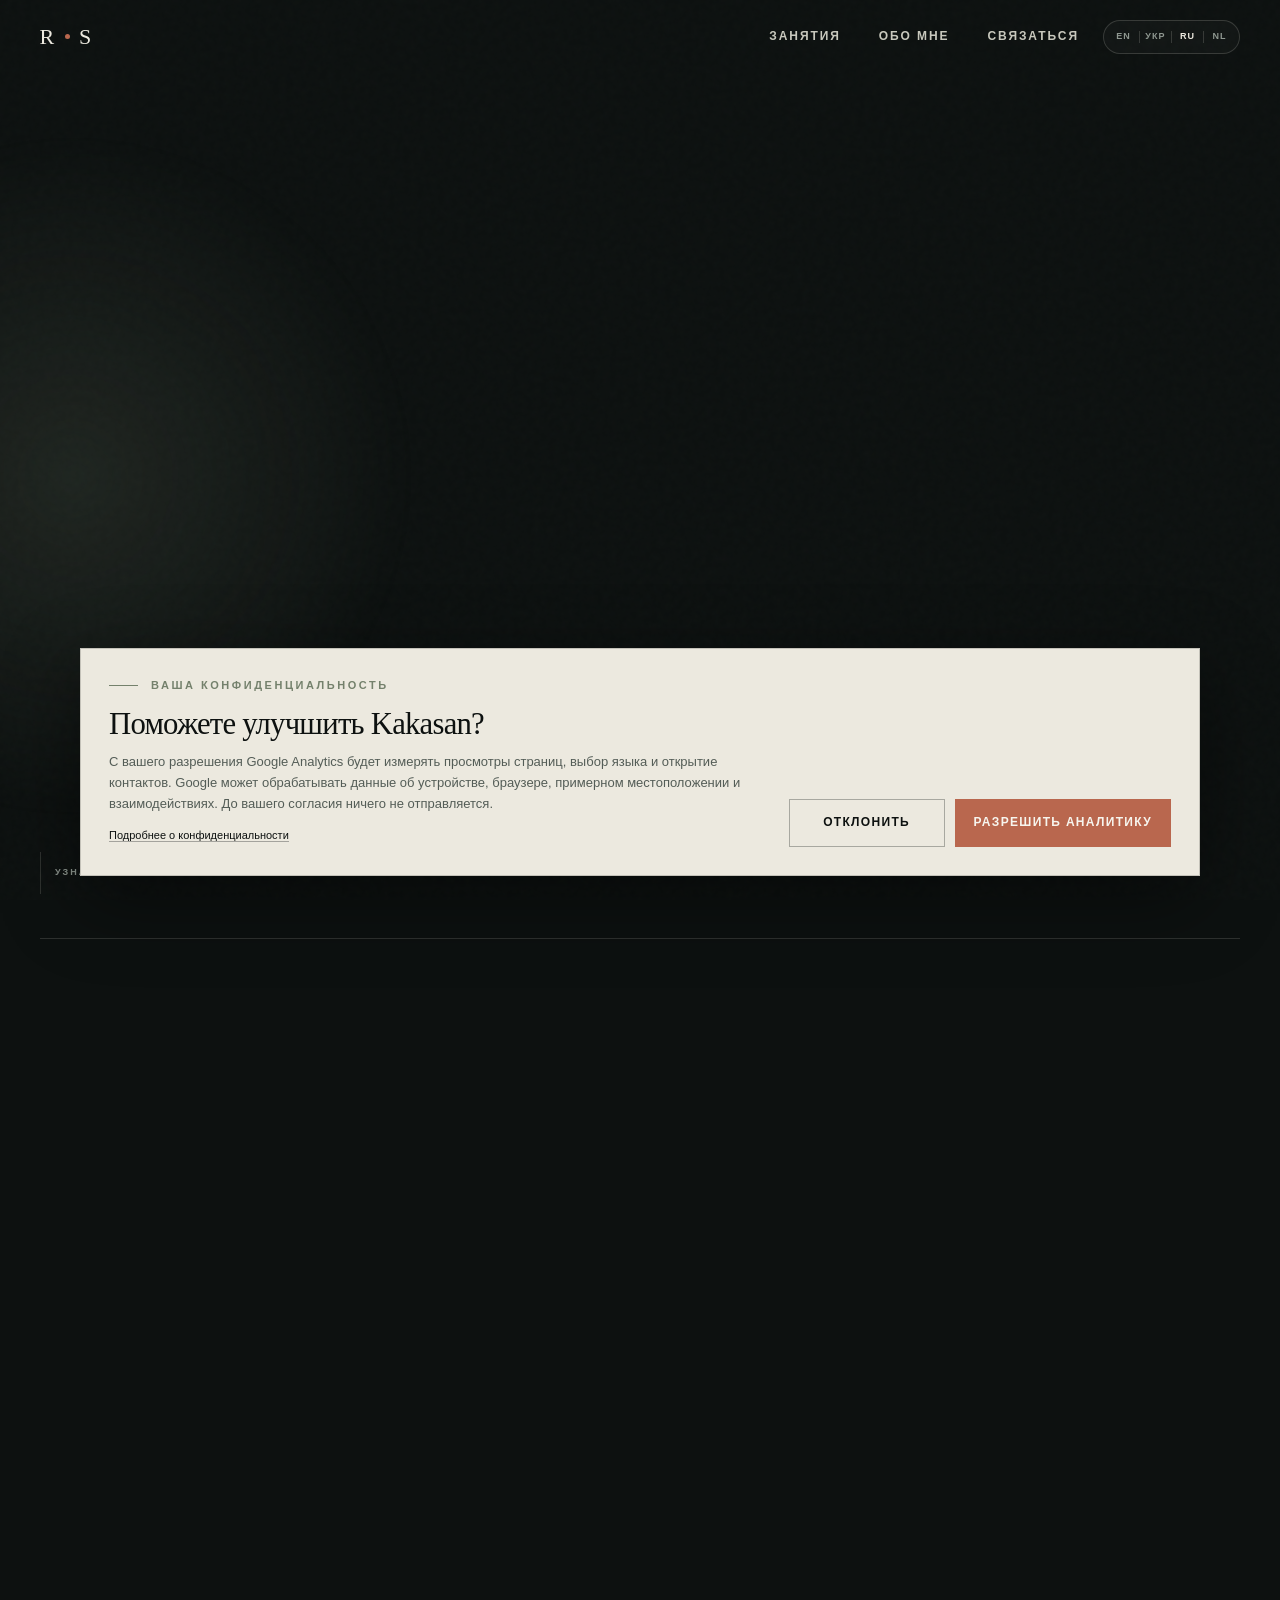
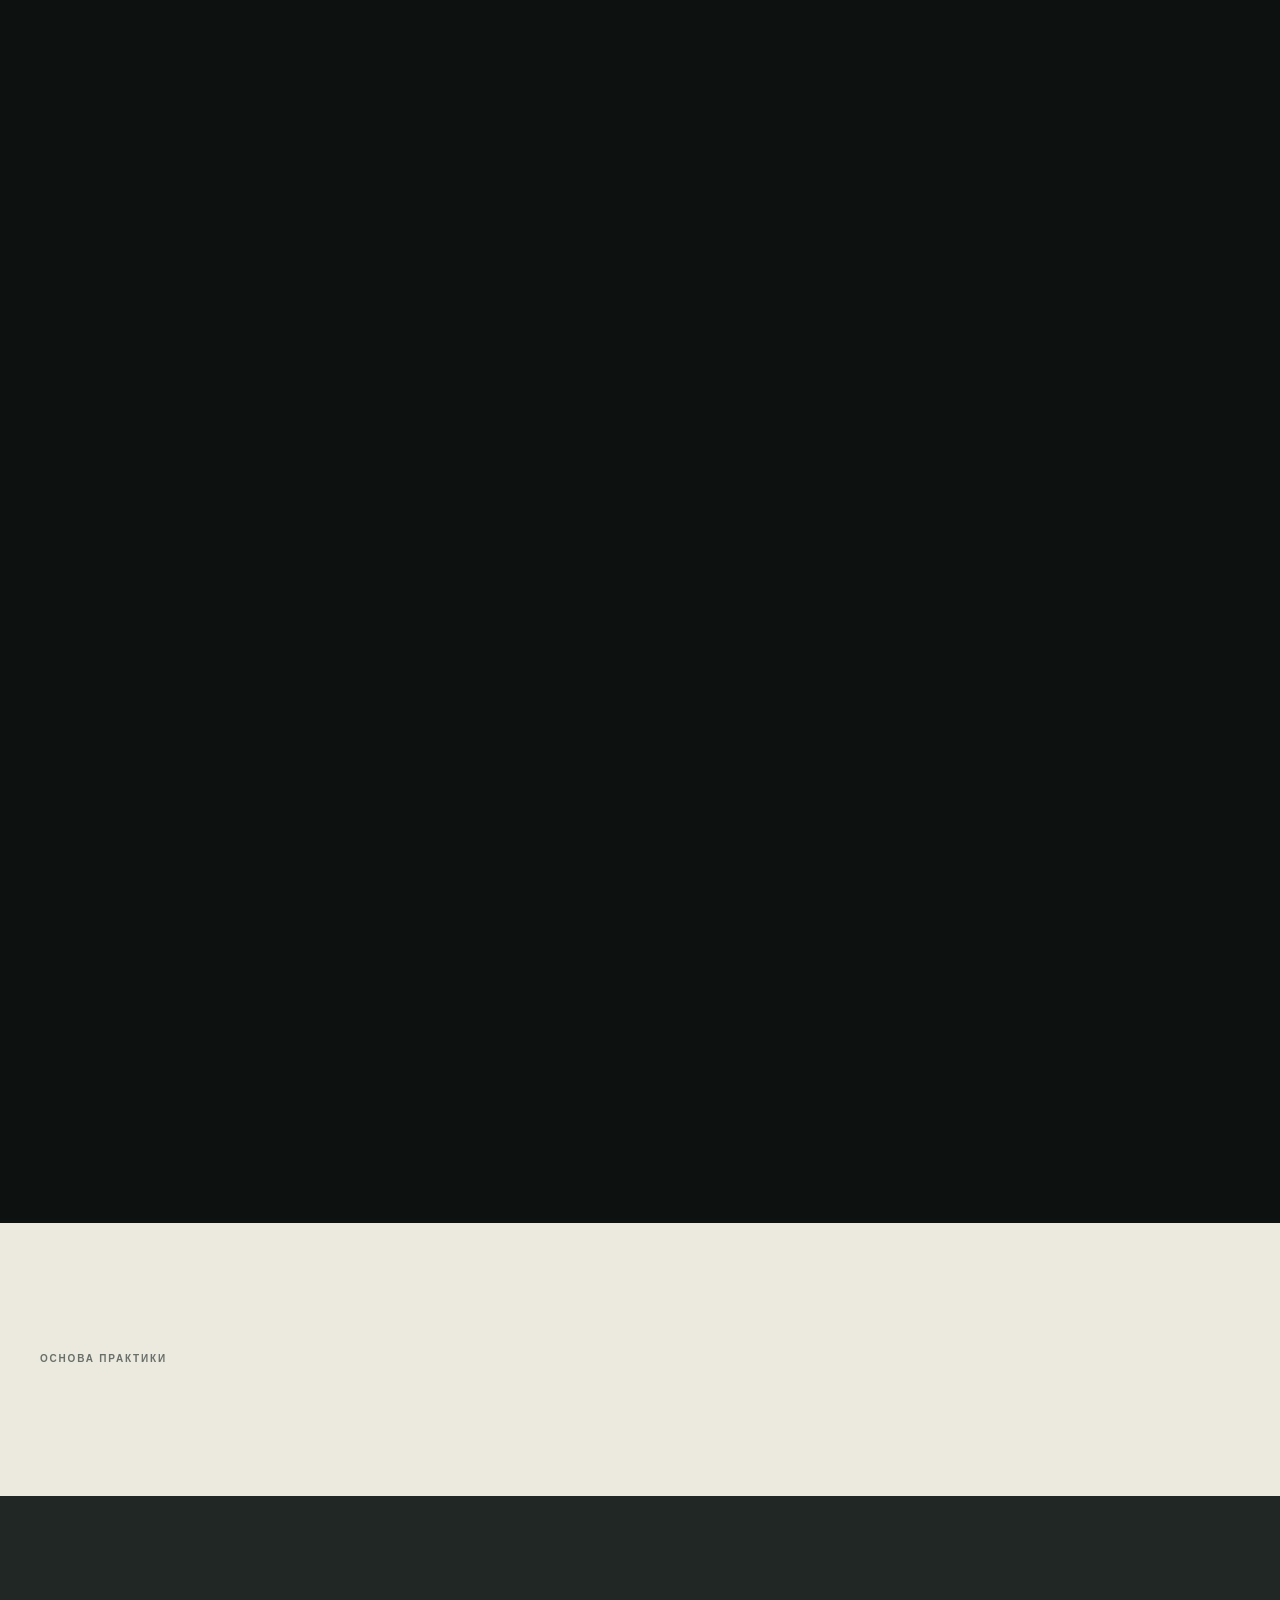
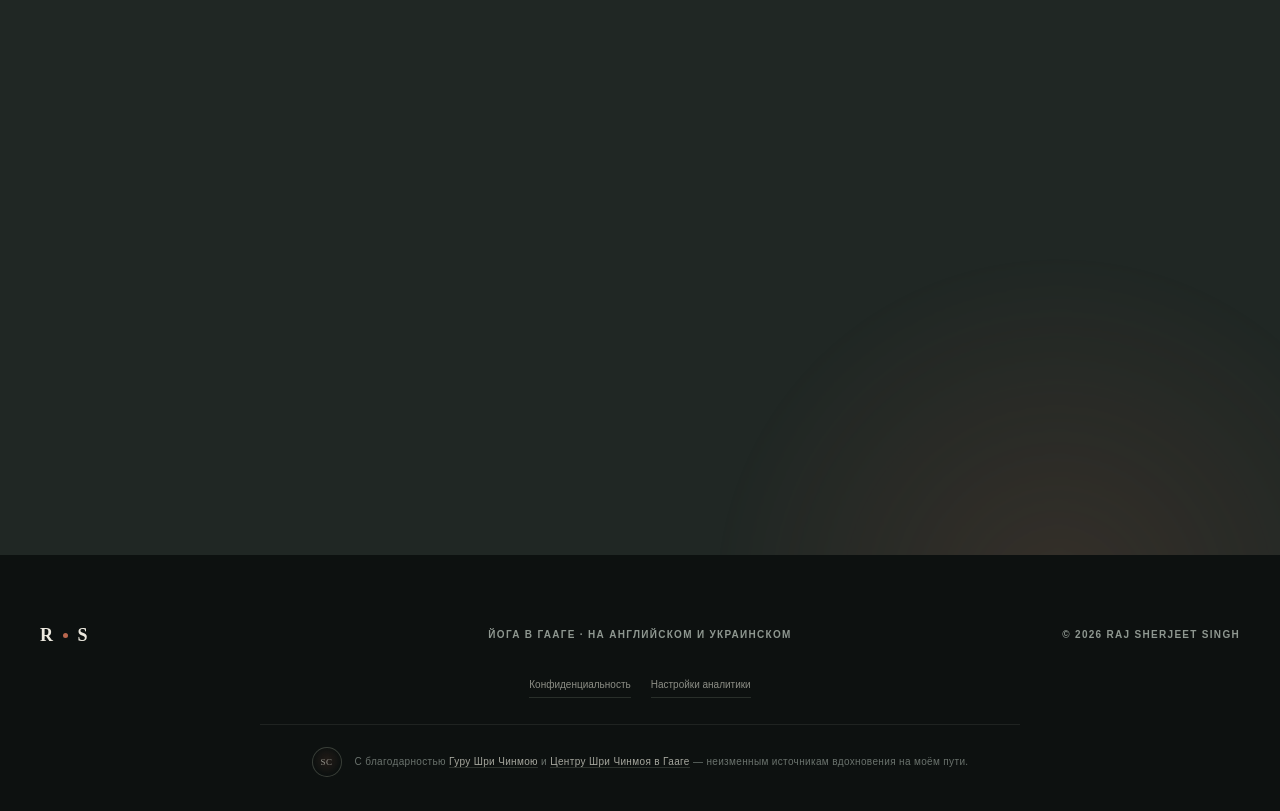
<file: ru/index.html>
<!doctype html>
<html lang="ru" data-locale="ru">
  <head>
    <meta charset="utf-8" />
    <meta name="viewport" content="width=device-width, initial-scale=1" />
    <title>Йога в Гааге для русскоязычных | Kakasan</title>
    <meta name="description" content="Индивидуальные занятия йогой и практика в небольших группах в Гааге. Информация на русском; занятия проходят на английском или украинском." />
    <meta name="robots" content="index, follow, max-image-preview:large, max-snippet:-1, max-video-preview:-1" />
    <meta name="theme-color" content="#0d1110" />
    <meta name="color-scheme" content="dark" />
    <meta http-equiv="Content-Security-Policy" content="default-src 'self'; connect-src 'self' https://www.google-analytics.com https://*.google-analytics.com; img-src 'self' data: https://www.google-analytics.com https://*.google-analytics.com; style-src 'self'; script-src 'self' https://www.googletagmanager.com; object-src 'none'; base-uri 'self'; form-action 'none'; frame-ancestors 'none'; upgrade-insecure-requests" />
    <link rel="canonical" href="https://kakasan.nl/ru/" />
    <link rel="alternate" hreflang="en" href="https://kakasan.nl/" />
    <link rel="alternate" hreflang="uk" href="https://kakasan.nl/uk/" />
    <link rel="alternate" hreflang="ru" href="https://kakasan.nl/ru/" />
    <link rel="alternate" hreflang="nl" href="https://kakasan.nl/nl/" />
    <link rel="alternate" hreflang="x-default" href="https://kakasan.nl/" />
    <meta property="og:type" content="website" />
    <meta property="og:site_name" content="Kakasan" />
    <meta property="og:title" content="Йога в Гааге для русскоязычных | Kakasan" />
    <meta property="og:description" content="Индивидуальные занятия йогой и практика в небольших группах в Гааге. Информация на русском; занятия проходят на английском или украинском." />
    <meta property="og:url" content="https://kakasan.nl/ru/" />
    <meta property="og:locale" content="ru_RU" />
    <meta property="og:locale:alternate" content="en_US" />
    <meta property="og:locale:alternate" content="uk_UA" />
    <meta property="og:locale:alternate" content="nl_NL" />
    <meta property="og:image" content="https://kakasan.nl/assets/raj-warrior-ii-sivananda.jpg" />
    <meta property="og:image:width" content="1003" />
    <meta property="og:image:height" content="1568" />
    <meta property="og:image:alt" content="Радж в позе Воина II среди дюн недалеко от Гааги в вечерних сумерках" />
    <meta name="twitter:card" content="summary" />
    <meta name="twitter:title" content="Йога в Гааге для русскоязычных | Kakasan" />
    <meta name="twitter:description" content="Индивидуальные занятия йогой и практика в небольших группах в Гааге. Информация на русском; занятия проходят на английском или украинском." />
    <meta name="twitter:image" content="https://kakasan.nl/assets/raj-warrior-ii-sivananda.jpg" />
    <link rel="icon" href="/assets/favicon.svg" type="image/svg+xml" />
    <link rel="preload" href="/assets/raj-warrior-ii-sivananda.jpg" as="image" fetchpriority="high" />
    <link rel="stylesheet" href="/styles.css" />
    <script type="application/ld+json">
{
  "@context": "https://schema.org",
  "@graph": [
    {
      "@type": "WebSite",
      "@id": "https://kakasan.nl/#website",
      "url": "https://kakasan.nl/",
      "name": "Kakasan",
      "inLanguage": [
        "en",
        "uk",
        "ru",
        "nl"
      ]
    },
    {
      "@type": "Person",
      "@id": "https://kakasan.nl/#raj-sherjeet-singh",
      "name": "Raj Sherjeet Singh",
      "alternateName": "Slavik",
      "jobTitle": "Yoga teacher",
      "url": "https://kakasan.nl/#about",
      "image": "https://kakasan.nl/assets/raj-warrior-ii-sivananda.jpg",
      "knowsLanguage": [
        "English",
        "Ukrainian"
      ],
      "hasCredential": {
        "@type": "EducationalOccupationalCredential",
        "name": "200-hour Yoga Teacher Training",
        "credentialCategory": "Yoga teacher training",
        "recognizedBy": {
          "@type": "Organization",
          "name": "Arhanta Yoga Netherlands"
        }
      }
    },
    {
      "@type": "Service",
      "@id": "https://kakasan.nl/#yoga-lessons",
      "name": "Индивидуальные занятия и йога в небольших группах в Гааге",
      "serviceType": "Занятия йогой на английском и украинском",
      "description": "Индивидуальные занятия йогой и практика в небольших группах в Гааге. Информация на русском; занятия проходят на английском или украинском.",
      "url": "https://kakasan.nl/ru/",
      "inLanguage": "ru",
      "provider": {
        "@id": "https://kakasan.nl/#raj-sherjeet-singh"
      },
      "areaServed": {
        "@type": "City",
        "name": "The Hague",
        "alternateName": "Den Haag"
      },
      "availableLanguage": [
        "English",
        "Ukrainian"
      ],
      "audience": {
        "@type": "Audience",
        "audienceType": "Adults interested in yoga"
      }
    }
  ]
}
    </script>
    <script src="/script.js" defer></script>
  </head>
  <body>
    <!-- Generated by scripts/build-site.mjs. -->
    <a class="skip-link" href="#main">Перейти к содержанию</a>
    <header class="site-header" data-header>
      <a class="brand" href="/ru/#top" aria-label="Радж Шерджит Сингх — в начало страницы"><span>R</span><i aria-hidden="true"></i><span>S</span></a>
      <div class="header-actions">
        <nav class="site-nav" id="site-nav" aria-label="Основная навигация" data-nav>
          <a href="#sessions">Занятия</a>
          <a href="#about">Обо мне</a>
          <a href="#contact">Связаться</a>
        </nav>
        <nav class="language-switcher" aria-label="Выбрать язык" data-language-switcher><a href="/" hreflang="en" lang="en" aria-label="English">EN</a><span aria-hidden="true"></span><a href="/uk/" hreflang="uk" lang="uk" aria-label="Українська">УКР</a><span aria-hidden="true"></span><a href="/ru/" hreflang="ru" lang="ru" aria-label="Русский" aria-current="page">RU</a><span aria-hidden="true"></span><a href="/nl/" hreflang="nl" lang="nl" aria-label="Nederlands">NL</a></nav>
        <button class="menu-toggle" type="button" aria-expanded="false" aria-controls="site-nav" data-menu-toggle>
          <span class="menu-toggle__label">Меню</span>
          <span class="menu-toggle__icon" aria-hidden="true"><i></i><i></i></span>
        </button>
      </div>
    </header>

    <main id="main">
      <section class="hero" id="top" aria-labelledby="hero-title">
        <div class="hero__glow" aria-hidden="true"></div>
        <div class="hero__copy" data-reveal>
          <p class="eyebrow"><span aria-hidden="true"></span> Йога в Гааге · информация на русском</p>
          <h1 id="hero-title">Двигаться<br /><em>с опорой.</em></h1>
          <p class="hero__intro">Индивидуальные занятия и йога в небольших группах для разных тел и насыщенной жизни — на английском или украинском, с заботой, ясностью и пространством для дыхания.</p>
          <p class="hero__language-note">Эта страница — на русском. Занятия и личное общение проходят на английском или украинском.</p>
          <div class="hero__actions">
            <a class="button button--primary" href="#contact">Узнать о занятии <span aria-hidden="true">↗</span></a>
            <a class="text-link" href="#sessions">Посмотреть занятия</a>
          </div>
          <dl class="hero__facts" aria-label="Информация о занятиях">
            <div><dt>Формат</dt><dd>Индивидуально · Малые группы</dd></div>
            <div><dt>Языки занятий</dt><dd>Английский · Украинский</dd></div>
            <div><dt>Подготовка</dt><dd>200 часов · 2026</dd></div>
          </dl>
        </div>
        <figure class="hero__portrait" data-reveal data-delay="1">
          <div class="portrait-frame">
            <img src="/assets/raj-warrior-ii-sivananda.jpg" width="1003" height="1568" alt="Радж в позе Воина II среди дюн недалеко от Гааги в вечерних сумерках" fetchpriority="high" />
            <div class="portrait-frame__line" aria-hidden="true"></div>
            <figcaption><span>Raj Sherjeet Singh</span><span>также известен как Славик</span></figcaption>
          </div>
          <p class="portrait-note" aria-hidden="true">Дыши · Чувствуй · Начинай</p>
        </figure>
        <a class="hero__scroll" href="#sessions" aria-label="Перейти к разделу о занятиях"><span aria-hidden="true"></span><b>Узнать больше</b></a>
      </section>

      <section class="practice section" id="sessions" aria-labelledby="sessions-title">
        <div class="section-heading" data-reveal>
          <p class="eyebrow"><span aria-hidden="true"></span> Занятия йогой</p>
          <h2 id="sessions-title">Практика с ощущением<br />земли под ногами.</h2>
        </div>
        <div class="practice__intro" data-reveal><p class="lead">Йога — не выступление и не соревнование. В центре занятий — понятные объяснения, внимательное движение, ровное дыхание и варианты практики, подходящие именно вам.</p><p>Независимо от того, начинаете ли вы или возвращаетесь к практике, мы двигаемся в комфортном темпе, постепенно развивая уверенность, чувствительность к телу и внутреннюю устойчивость.</p></div>
        <div class="offerings">
          <article class="offering" data-reveal>
            <p class="offering__number">01</p><div><h3>Индивидуальное занятие</h3><p>Занятие йогой, выстроенное вокруг вашего опыта, подвижности и намерений. Есть время для вопросов, обучения в собственном темпе и индивидуальных рекомендаций.</p><p class="offering__meta">Лично · Внимательно · Гибко</p></div><span class="offering__mark" aria-hidden="true">↗</span>
          </article>
          <article class="offering" data-reveal data-delay="1">
            <p class="offering__number">02</p><div><h3>Практика в небольшой группе</h3><p>Понятные и доброжелательные занятия для небольших групп с продуманными вариантами упражнений, чтобы каждый мог практиковать в подходящем темпе.</p><p class="offering__meta">Вместе · Осознанно · Доступно</p></div><span class="offering__mark" aria-hidden="true">↗</span>
          </article>
        </div>
      </section>

      <section class="about section" id="about" aria-labelledby="about-title">
        <div class="about__aside" data-reveal>
          <p class="eyebrow"><span aria-hidden="true"></span> О Радже</p>
          <div class="seal" aria-hidden="true"><span>200</span><small>часов</small></div>
          <p class="about__location">В Гааге,<br />Нидерланды</p>
        </div>
        <div class="about__copy" data-reveal data-delay="1">
          <h2 id="about-title">Структура привела меня на коврик.<br /><em>Любопытство помогло остаться.</em></h2>
          <div class="about__columns"><p>Я — Радж Шерджит Сингх, но можно просто Славик. По профессии я инженер-программист, поэтому хорошо знаю, как долгие часы за столом и постоянная умственная нагрузка отражаются на теле и нервной системе.</p><p>Я практикую йогу уже пять лет. В 2026 году я завершил 200-часовой курс подготовки преподавателей йоги в Arhanta Yoga Netherlands. Сейчас я начинаю преподавательский путь и провожу внимательные занятия с понятными объяснениями, продуманными вариантами и уважением к темпу каждого человека.</p></div>
          <div class="credential">
            <div class="credential__icon" aria-hidden="true"><svg viewBox="0 0 48 48" role="img"><circle cx="24" cy="24" r="22"></circle><path d="M15 25.5 21 31l12-14"></path></svg></div>
            <div><p>200-часовая подготовка преподавателей йоги</p><span>Arhanta Yoga Netherlands · 2026</span></div>
          </div>
        </div>
      </section>

      <section class="principles" aria-label="Принципы практики">
        <div class="principles__inner">
          <p class="principles__label">Основа практики</p>
          <div class="principle" data-reveal><span>01</span><p>Внимание</p><i aria-hidden="true"></i></div>
          <div class="principle" data-reveal data-delay="1"><span>02</span><p>Постоянство</p><i aria-hidden="true"></i></div>
          <div class="principle" data-reveal data-delay="2"><span>03</span><p>Любопытство</p><i aria-hidden="true"></i></div>
        </div>
      </section>

      <section class="contact section" id="contact" aria-labelledby="contact-title">
        <div class="contact__glow" aria-hidden="true"></div>
        <div class="contact__heading" data-reveal><p class="eyebrow eyebrow--light"><span aria-hidden="true"></span> Начнём здесь</p><h2 id="contact-title">Найдём ваш<br /><em>путь к практике.</em></h2></div>
        <div class="contact__details" data-reveal data-delay="1">
          <p>Расскажите, что привело вас к йоге и какой формат занятий в Гааге вас интересует: индивидуальный или небольшая группа. Пишите на английском или украинском — как вам удобнее. Я отвечу лично, и вместе мы выберем хороший следующий шаг.</p>
          <div class="contact-options">
            <div class="contact-option"><span>Почта</span><button class="contact-reveal" type="button" data-contact="email">Показать адрес <i aria-hidden="true">↗</i></button><a class="contact-link" data-contact-link="email" hidden></a></div>
            <div class="contact-option"><span>Телефон</span><button class="contact-reveal" type="button" data-contact="phone">Показать номер телефона <i aria-hidden="true">↗</i></button><a class="contact-link" data-contact-link="phone" hidden></a></div>
          </div>
          <noscript><p class="noscript-note">Включите JavaScript, чтобы увидеть контактные данные.</p></noscript>
          <p class="privacy-note">Без форм. Необязательная аналитика загружается только с вашего разрешения.</p>
        </div>
      </section>
    </main>

    <footer class="site-footer">
      <div class="site-footer__main">
        <a class="brand brand--footer" href="#top" aria-label="В начало страницы"><span>R</span><i aria-hidden="true"></i><span>S</span></a>
        <p>Йога в Гааге · На английском и украинском</p><p>© <span data-year>2026</span> Raj Sherjeet Singh</p>
      </div>
      <nav class="site-footer__privacy" aria-label="Согласие на аналитику"><a href="/ru/privacy.html">Конфиденциальность</a><button type="button" data-consent-settings>Настройки аналитики</button></nav>
      <aside class="footer-gratitude" aria-label="Благодарность"><span class="footer-gratitude__mark" aria-hidden="true">SC</span><p>С благодарностью <a href="https://www.meditatiedenhaag.com/sri-chinmoy/">Гуру Шри Чинмою</a> и <a href="https://www.meditatiedenhaag.com/">Центру Шри Чинмоя в Гааге</a> — неизменным источникам вдохновения на моём пути.</p></aside>
    </footer>

    <section class="consent-banner" role="dialog" aria-modal="false" aria-labelledby="consent-title" aria-label="Согласие на аналитику" data-consent-banner hidden>
      <div class="consent-banner__copy">
        <p class="eyebrow"><span aria-hidden="true"></span> Ваша конфиденциальность</p>
        <h2 id="consent-title">Поможете улучшить Kakasan?</h2>
        <p>С вашего разрешения Google Analytics будет измерять просмотры страниц, выбор языка и открытие контактов. Google может обрабатывать данные об устройстве, браузере, примерном местоположении и взаимодействиях. До вашего согласия ничего не отправляется.</p>
        <a href="/ru/privacy.html">Подробнее о конфиденциальности</a>
      </div>
      <div class="consent-banner__actions">
        <button class="button button--quiet" type="button" data-consent-decline>Отклонить</button>
        <button class="button button--primary" type="button" data-consent-accept>Разрешить аналитику</button>
      </div>
    </section>
  </body>
</html>
</file>
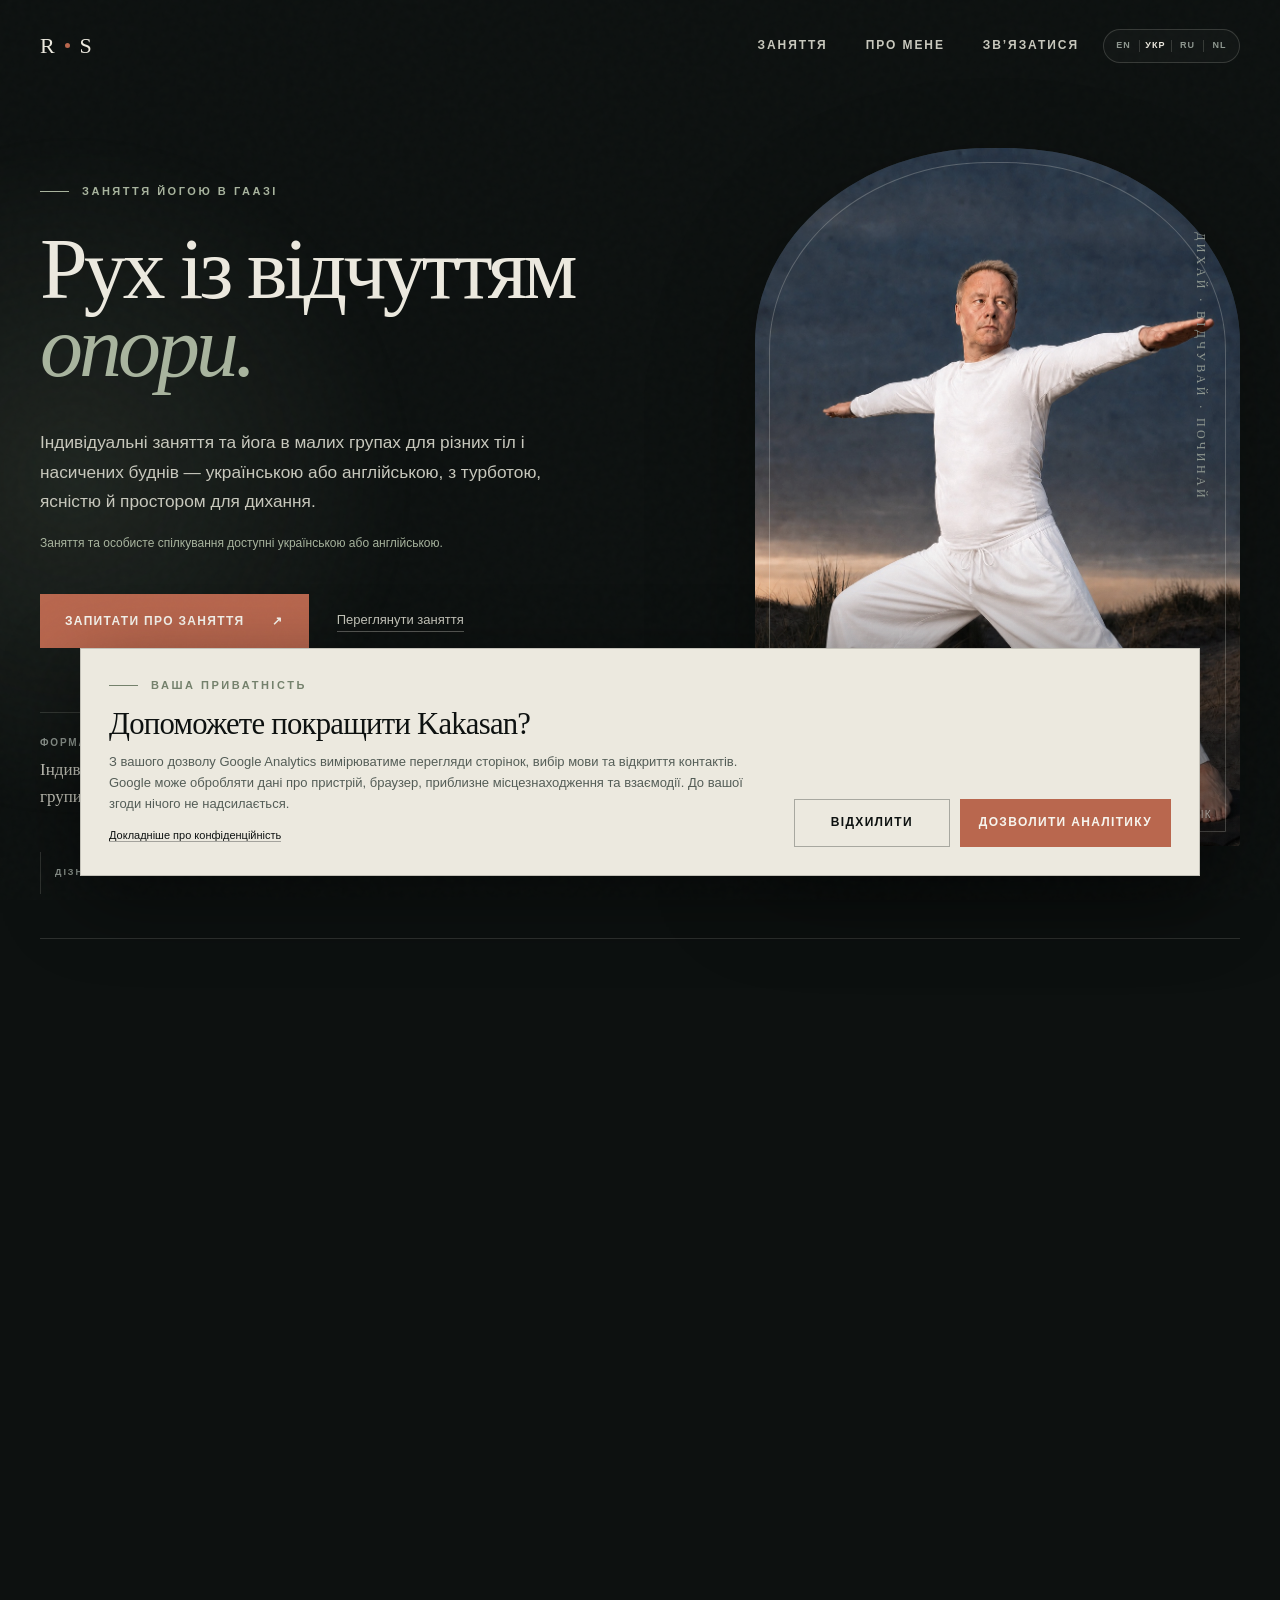
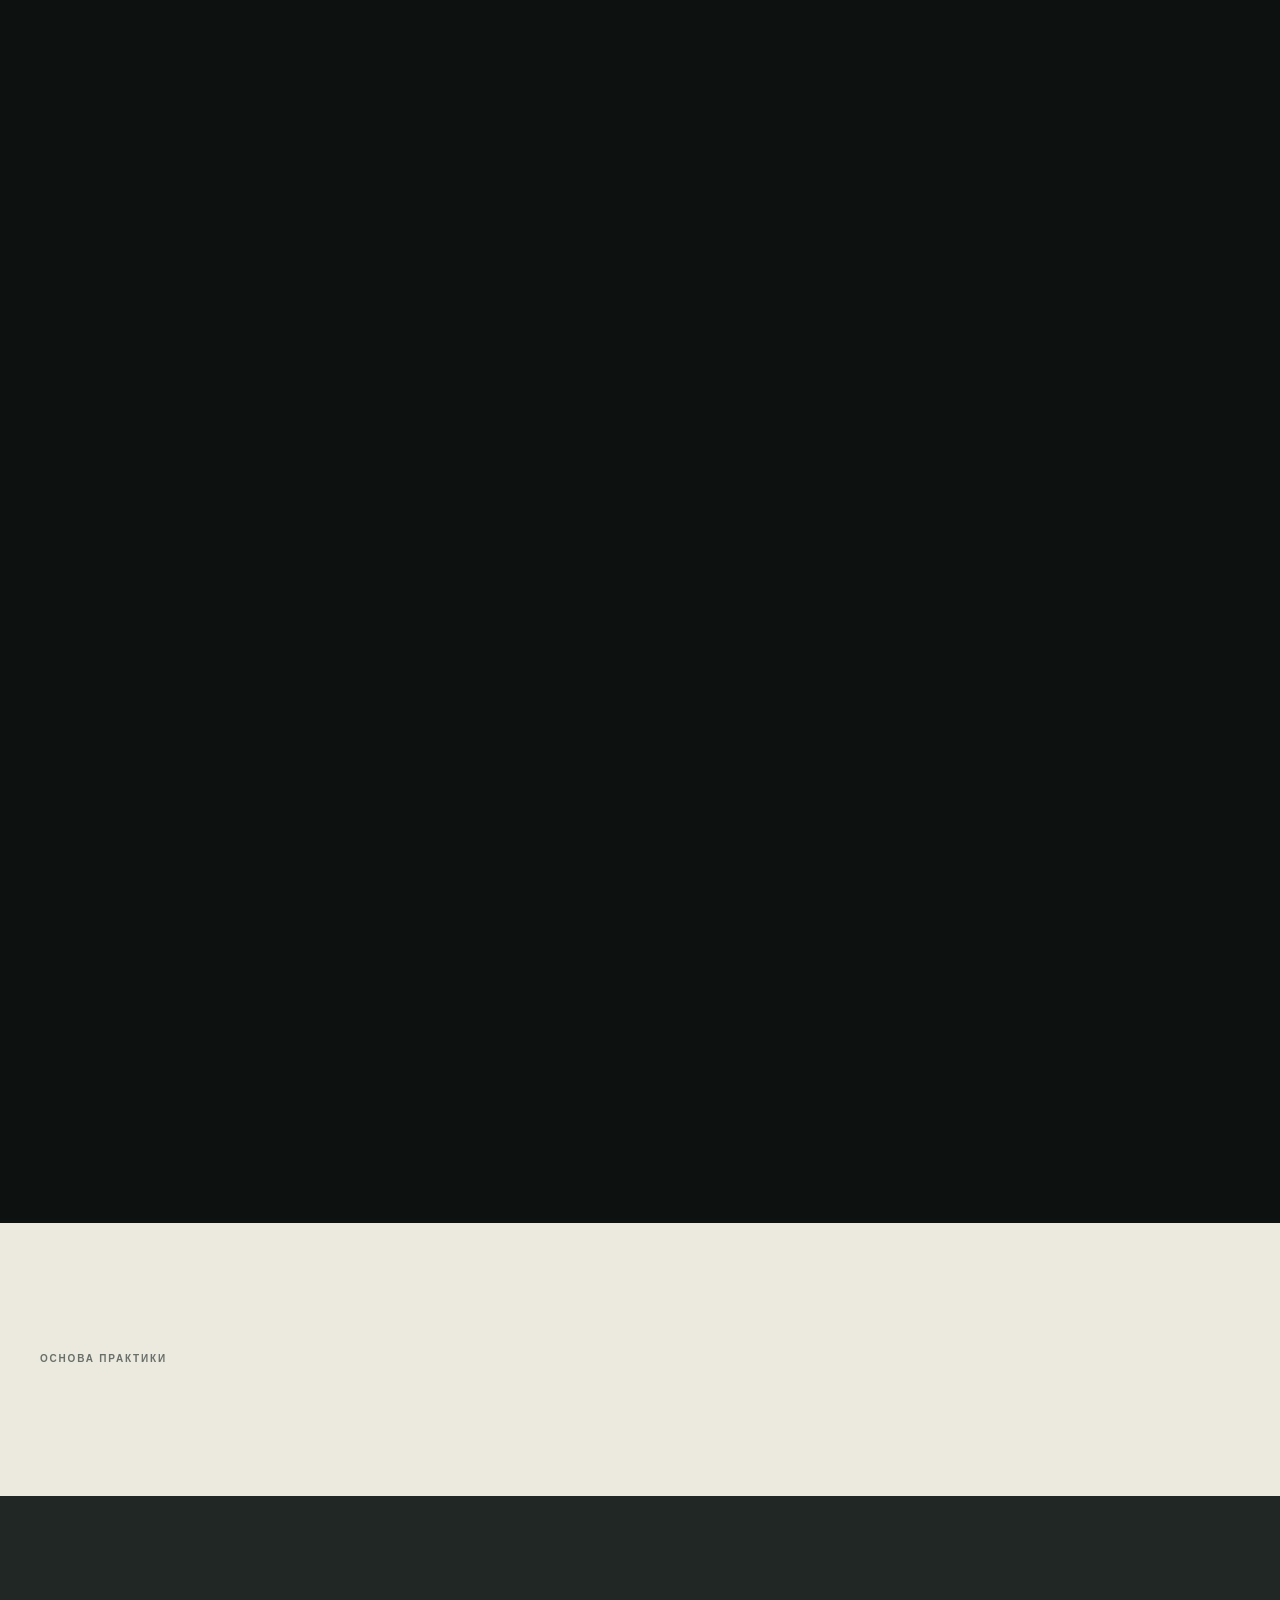
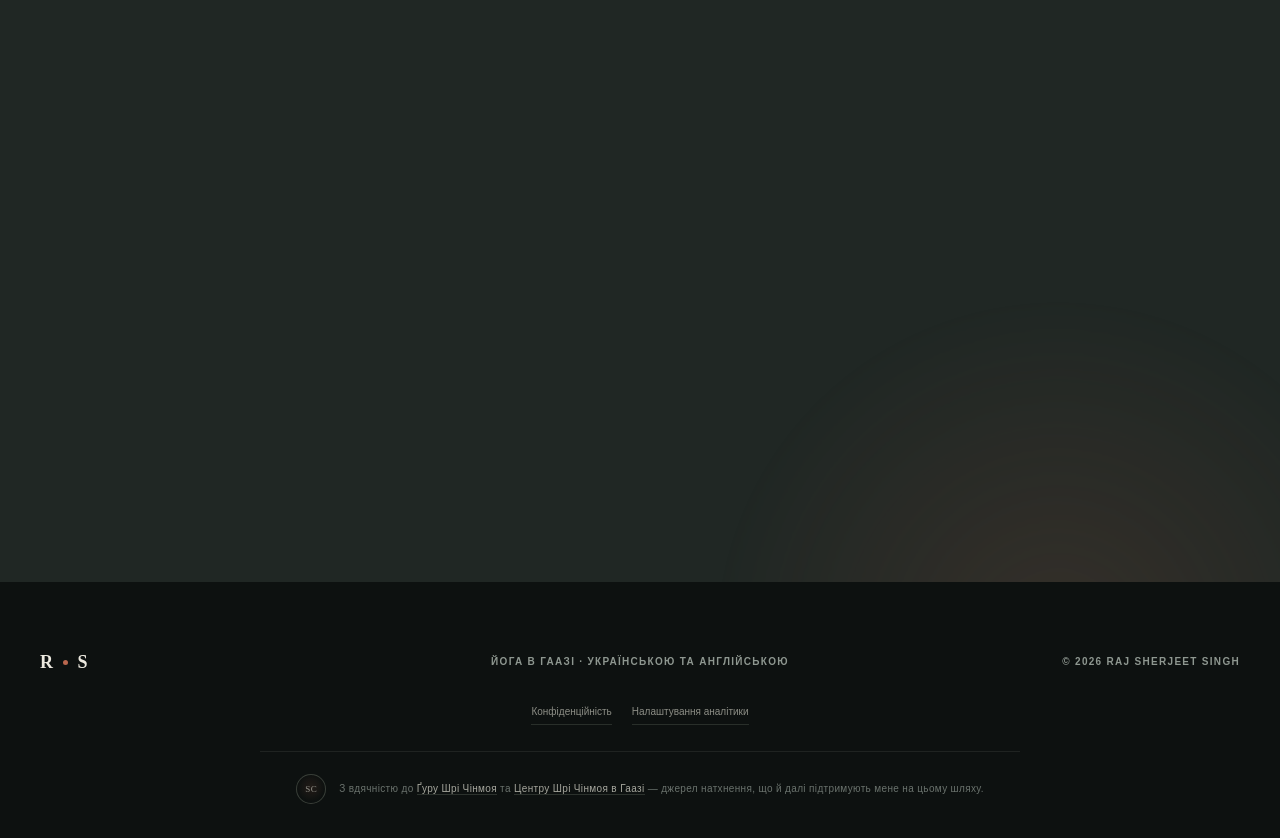
<file: uk/index.html>
<!doctype html>
<html lang="uk" data-locale="uk">
  <head>
    <meta charset="utf-8" />
    <meta name="viewport" content="width=device-width, initial-scale=1" />
    <title>Заняття йогою в Гаазі українською | Kakasan</title>
    <meta name="description" content="Індивідуальні заняття йогою та практика в малих групах у Гаазі з Раджем Шерджітом Сінгхом — українською або англійською." />
    <meta name="robots" content="index, follow, max-image-preview:large, max-snippet:-1, max-video-preview:-1" />
    <meta name="theme-color" content="#0d1110" />
    <meta name="color-scheme" content="dark" />
    <meta http-equiv="Content-Security-Policy" content="default-src 'self'; connect-src 'self' https://www.google-analytics.com https://*.google-analytics.com; img-src 'self' data: https://www.google-analytics.com https://*.google-analytics.com; style-src 'self'; script-src 'self' https://www.googletagmanager.com; object-src 'none'; base-uri 'self'; form-action 'none'; frame-ancestors 'none'; upgrade-insecure-requests" />
    <link rel="canonical" href="https://kakasan.nl/uk/" />
    <link rel="alternate" hreflang="en" href="https://kakasan.nl/" />
    <link rel="alternate" hreflang="uk" href="https://kakasan.nl/uk/" />
    <link rel="alternate" hreflang="ru" href="https://kakasan.nl/ru/" />
    <link rel="alternate" hreflang="nl" href="https://kakasan.nl/nl/" />
    <link rel="alternate" hreflang="x-default" href="https://kakasan.nl/" />
    <meta property="og:type" content="website" />
    <meta property="og:site_name" content="Kakasan" />
    <meta property="og:title" content="Заняття йогою в Гаазі українською | Kakasan" />
    <meta property="og:description" content="Індивідуальні заняття йогою та практика в малих групах у Гаазі з Раджем Шерджітом Сінгхом — українською або англійською." />
    <meta property="og:url" content="https://kakasan.nl/uk/" />
    <meta property="og:locale" content="uk_UA" />
    <meta property="og:locale:alternate" content="en_US" />
    <meta property="og:locale:alternate" content="ru_RU" />
    <meta property="og:locale:alternate" content="nl_NL" />
    <meta property="og:image" content="https://kakasan.nl/assets/raj-warrior-ii-sivananda.jpg" />
    <meta property="og:image:width" content="1003" />
    <meta property="og:image:height" content="1568" />
    <meta property="og:image:alt" content="Радж у позі Воїна II серед дюн поблизу Гааги у вечірніх сутінках" />
    <meta name="twitter:card" content="summary" />
    <meta name="twitter:title" content="Заняття йогою в Гаазі українською | Kakasan" />
    <meta name="twitter:description" content="Індивідуальні заняття йогою та практика в малих групах у Гаазі з Раджем Шерджітом Сінгхом — українською або англійською." />
    <meta name="twitter:image" content="https://kakasan.nl/assets/raj-warrior-ii-sivananda.jpg" />
    <link rel="icon" href="/assets/favicon.svg" type="image/svg+xml" />
    <link rel="preload" href="/assets/raj-warrior-ii-sivananda.jpg" as="image" fetchpriority="high" />
    <link rel="stylesheet" href="/styles.css" />
    <script type="application/ld+json">
{
  "@context": "https://schema.org",
  "@graph": [
    {
      "@type": "WebSite",
      "@id": "https://kakasan.nl/#website",
      "url": "https://kakasan.nl/",
      "name": "Kakasan",
      "inLanguage": [
        "en",
        "uk",
        "ru",
        "nl"
      ]
    },
    {
      "@type": "Person",
      "@id": "https://kakasan.nl/#raj-sherjeet-singh",
      "name": "Raj Sherjeet Singh",
      "alternateName": "Slavik",
      "jobTitle": "Yoga teacher",
      "url": "https://kakasan.nl/#about",
      "image": "https://kakasan.nl/assets/raj-warrior-ii-sivananda.jpg",
      "knowsLanguage": [
        "English",
        "Ukrainian"
      ],
      "hasCredential": {
        "@type": "EducationalOccupationalCredential",
        "name": "200-hour Yoga Teacher Training",
        "credentialCategory": "Yoga teacher training",
        "recognizedBy": {
          "@type": "Organization",
          "name": "Arhanta Yoga Netherlands"
        }
      }
    },
    {
      "@type": "Service",
      "@id": "https://kakasan.nl/#yoga-lessons",
      "name": "Індивідуальні заняття та йога в малих групах у Гаазі",
      "serviceType": "Заняття йогою українською та англійською",
      "description": "Індивідуальні заняття йогою та практика в малих групах у Гаазі з Раджем Шерджітом Сінгхом — українською або англійською.",
      "url": "https://kakasan.nl/uk/",
      "inLanguage": "uk",
      "provider": {
        "@id": "https://kakasan.nl/#raj-sherjeet-singh"
      },
      "areaServed": {
        "@type": "City",
        "name": "The Hague",
        "alternateName": "Den Haag"
      },
      "availableLanguage": [
        "English",
        "Ukrainian"
      ],
      "audience": {
        "@type": "Audience",
        "audienceType": "Adults interested in yoga"
      }
    }
  ]
}
    </script>
    <script src="/script.js" defer></script>
  </head>
  <body>
    <!-- Generated by scripts/build-site.mjs. -->
    <a class="skip-link" href="#main">Перейти до вмісту</a>
    <header class="site-header" data-header>
      <a class="brand" href="/uk/#top" aria-label="Радж Шерджіт Сінгх — на початок сторінки"><span>R</span><i aria-hidden="true"></i><span>S</span></a>
      <div class="header-actions">
        <nav class="site-nav" id="site-nav" aria-label="Основна навігація" data-nav>
          <a href="#sessions">Заняття</a>
          <a href="#about">Про мене</a>
          <a href="#contact">Зв’язатися</a>
        </nav>
        <nav class="language-switcher" aria-label="Обрати мову" data-language-switcher><a href="/" hreflang="en" lang="en" aria-label="English">EN</a><span aria-hidden="true"></span><a href="/uk/" hreflang="uk" lang="uk" aria-label="Українська" aria-current="page">УКР</a><span aria-hidden="true"></span><a href="/ru/" hreflang="ru" lang="ru" aria-label="Русский">RU</a><span aria-hidden="true"></span><a href="/nl/" hreflang="nl" lang="nl" aria-label="Nederlands">NL</a></nav>
        <button class="menu-toggle" type="button" aria-expanded="false" aria-controls="site-nav" data-menu-toggle>
          <span class="menu-toggle__label">Меню</span>
          <span class="menu-toggle__icon" aria-hidden="true"><i></i><i></i></span>
        </button>
      </div>
    </header>

    <main id="main">
      <section class="hero" id="top" aria-labelledby="hero-title">
        <div class="hero__glow" aria-hidden="true"></div>
        <div class="hero__copy" data-reveal>
          <p class="eyebrow"><span aria-hidden="true"></span> Заняття йогою в Гаазі</p>
          <h1 id="hero-title">Рух із відчуттям<br /><em>опори.</em></h1>
          <p class="hero__intro">Індивідуальні заняття та йога в малих групах для різних тіл і насичених буднів — українською або англійською, з турботою, ясністю й простором для дихання.</p>
          <p class="hero__language-note">Заняття та особисте спілкування доступні українською або англійською.</p>
          <div class="hero__actions">
            <a class="button button--primary" href="#contact">Запитати про заняття <span aria-hidden="true">↗</span></a>
            <a class="text-link" href="#sessions">Переглянути заняття</a>
          </div>
          <dl class="hero__facts" aria-label="Деталі занять">
            <div><dt>Формат</dt><dd>Індивідуально · Малі групи</dd></div>
            <div><dt>Мови занять</dt><dd>Українська · Англійська</dd></div>
            <div><dt>Підготовка</dt><dd>200 годин · 2026</dd></div>
          </dl>
        </div>
        <figure class="hero__portrait" data-reveal data-delay="1">
          <div class="portrait-frame">
            <img src="/assets/raj-warrior-ii-sivananda.jpg" width="1003" height="1568" alt="Радж у позі Воїна II серед дюн поблизу Гааги у вечірніх сутінках" fetchpriority="high" />
            <div class="portrait-frame__line" aria-hidden="true"></div>
            <figcaption><span>Raj Sherjeet Singh</span><span>також відомий як Славік</span></figcaption>
          </div>
          <p class="portrait-note" aria-hidden="true">Дихай · Відчувай · Починай</p>
        </figure>
        <a class="hero__scroll" href="#sessions" aria-label="Перейти до розділу про заняття"><span aria-hidden="true"></span><b>Дізнатися більше</b></a>
      </section>

      <section class="practice section" id="sessions" aria-labelledby="sessions-title">
        <div class="section-heading" data-reveal>
          <p class="eyebrow"><span aria-hidden="true"></span> Заняття йогою</p>
          <h2 id="sessions-title">Практика з відчуттям<br />землі під ногами.</h2>
        </div>
        <div class="practice__intro" data-reveal><p class="lead">Йога — не вистава і не змагання. У центрі занять — зрозумілі пояснення, уважний рух, рівне дихання та варіанти практики відповідно до ваших можливостей.</p><p>Незалежно від того, чи ви тільки починаєте, чи повертаєтеся до практики, ми рухаємося у комфортному темпі, поступово розвиваючи впевненість, чутливість до тіла та внутрішню стійкість.</p></div>
        <div class="offerings">
          <article class="offering" data-reveal>
            <p class="offering__number">01</p><div><h3>Індивідуальне заняття</h3><p>Заняття йогою, побудоване навколо вашого досвіду, рухливості та намірів. Є час на запитання, навчання у власному темпі й особисті рекомендації.</p><p class="offering__meta">Особисто · Уважно · Гнучко</p></div><span class="offering__mark" aria-hidden="true">↗</span>
          </article>
          <article class="offering" data-reveal data-delay="1">
            <p class="offering__number">02</p><div><h3>Практика в малій групі</h3><p>Зрозумілі та доброзичливі заняття для малих груп із продуманими варіантами вправ, щоб кожна людина могла практикувати у відповідному для себе темпі.</p><p class="offering__meta">Разом · Усвідомлено · Доступно</p></div><span class="offering__mark" aria-hidden="true">↗</span>
          </article>
        </div>
      </section>

      <section class="about section" id="about" aria-labelledby="about-title">
        <div class="about__aside" data-reveal>
          <p class="eyebrow"><span aria-hidden="true"></span> Про Раджа</p>
          <div class="seal" aria-hidden="true"><span>200</span><small>годин</small></div>
          <p class="about__location">У Гаазі,<br />Нідерланди</p>
        </div>
        <div class="about__copy" data-reveal data-delay="1">
          <h2 id="about-title">Структура привела мене на килимок.<br /><em>А цікавість допомогла залишитися.</em></h2>
          <div class="about__columns"><p>Я — Радж Шерджіт Сінгх, але можна просто Славік. За фахом я інженер-програміст, тому добре знаю, як тривала робота за столом і постійне розумове навантаження позначаються на тілі та нервовій системі.</p><p>Я практикую йогу вже п’ять років. У 2026 році завершив 200-годинну підготовку викладачів йоги в Arhanta Yoga Netherlands. Тепер я розпочинаю свій викладацький шлях і проводжу уважні заняття зі зрозумілими поясненнями, продуманими варіантами та повагою до темпу кожної людини.</p></div>
          <div class="credential">
            <div class="credential__icon" aria-hidden="true"><svg viewBox="0 0 48 48" role="img"><circle cx="24" cy="24" r="22"></circle><path d="M15 25.5 21 31l12-14"></path></svg></div>
            <div><p>200-годинна підготовка викладачів йоги</p><span>Arhanta Yoga Netherlands · 2026</span></div>
          </div>
        </div>
      </section>

      <section class="principles" aria-label="Принципи практики">
        <div class="principles__inner">
          <p class="principles__label">Основа практики</p>
          <div class="principle" data-reveal><span>01</span><p>Увага</p><i aria-hidden="true"></i></div>
          <div class="principle" data-reveal data-delay="1"><span>02</span><p>Послідовність</p><i aria-hidden="true"></i></div>
          <div class="principle" data-reveal data-delay="2"><span>03</span><p>Цікавість</p><i aria-hidden="true"></i></div>
        </div>
      </section>

      <section class="contact section" id="contact" aria-labelledby="contact-title">
        <div class="contact__glow" aria-hidden="true"></div>
        <div class="contact__heading" data-reveal><p class="eyebrow eyebrow--light"><span aria-hidden="true"></span> Почнімо звідси</p><h2 id="contact-title">Знайдімо ваш<br /><em>шлях до практики.</em></h2></div>
        <div class="contact__details" data-reveal data-delay="1">
          <p>Розкажіть, що привело вас до йоги, якою мовою вам зручніше спілкуватися та який формат занять у Гаазі вас цікавить: індивідуальний чи мала група. Пишіть українською або англійською — так, як вам природніше. Я відповім особисто, і разом ми оберемо добрий наступний крок.</p>
          <div class="contact-options">
            <div class="contact-option"><span>Пошта</span><button class="contact-reveal" type="button" data-contact="email">Показати адресу <i aria-hidden="true">↗</i></button><a class="contact-link" data-contact-link="email" hidden></a></div>
            <div class="contact-option"><span>Телефон</span><button class="contact-reveal" type="button" data-contact="phone">Показати номер телефону <i aria-hidden="true">↗</i></button><a class="contact-link" data-contact-link="phone" hidden></a></div>
          </div>
          <noscript><p class="noscript-note">Увімкніть JavaScript, щоб побачити контактні дані.</p></noscript>
          <p class="privacy-note">Без форм. Необов’язкова аналітика завантажується лише з вашого дозволу.</p>
        </div>
      </section>
    </main>

    <footer class="site-footer">
      <div class="site-footer__main">
        <a class="brand brand--footer" href="#top" aria-label="На початок сторінки"><span>R</span><i aria-hidden="true"></i><span>S</span></a>
        <p>Йога в Гаазі · Українською та англійською</p><p>© <span data-year>2026</span> Raj Sherjeet Singh</p>
      </div>
      <nav class="site-footer__privacy" aria-label="Згода на аналітику"><a href="/uk/privacy.html">Конфіденційність</a><button type="button" data-consent-settings>Налаштування аналітики</button></nav>
      <aside class="footer-gratitude" aria-label="Подяка"><span class="footer-gratitude__mark" aria-hidden="true">SC</span><p>З вдячністю до <a href="https://www.meditatiedenhaag.com/sri-chinmoy/">Ґуру Шрі Чінмоя</a> та <a href="https://www.meditatiedenhaag.com/">Центру Шрі Чінмоя в Гаазі</a> — джерел натхнення, що й далі підтримують мене на цьому шляху.</p></aside>
    </footer>

    <section class="consent-banner" role="dialog" aria-modal="false" aria-labelledby="consent-title" aria-label="Згода на аналітику" data-consent-banner hidden>
      <div class="consent-banner__copy">
        <p class="eyebrow"><span aria-hidden="true"></span> Ваша приватність</p>
        <h2 id="consent-title">Допоможете покращити Kakasan?</h2>
        <p>З вашого дозволу Google Analytics вимірюватиме перегляди сторінок, вибір мови та відкриття контактів. Google може обробляти дані про пристрій, браузер, приблизне місцезнаходження та взаємодії. До вашої згоди нічого не надсилається.</p>
        <a href="/uk/privacy.html">Докладніше про конфіденційність</a>
      </div>
      <div class="consent-banner__actions">
        <button class="button button--quiet" type="button" data-consent-decline>Відхилити</button>
        <button class="button button--primary" type="button" data-consent-accept>Дозволити аналітику</button>
      </div>
    </section>
  </body>
</html>
</file>
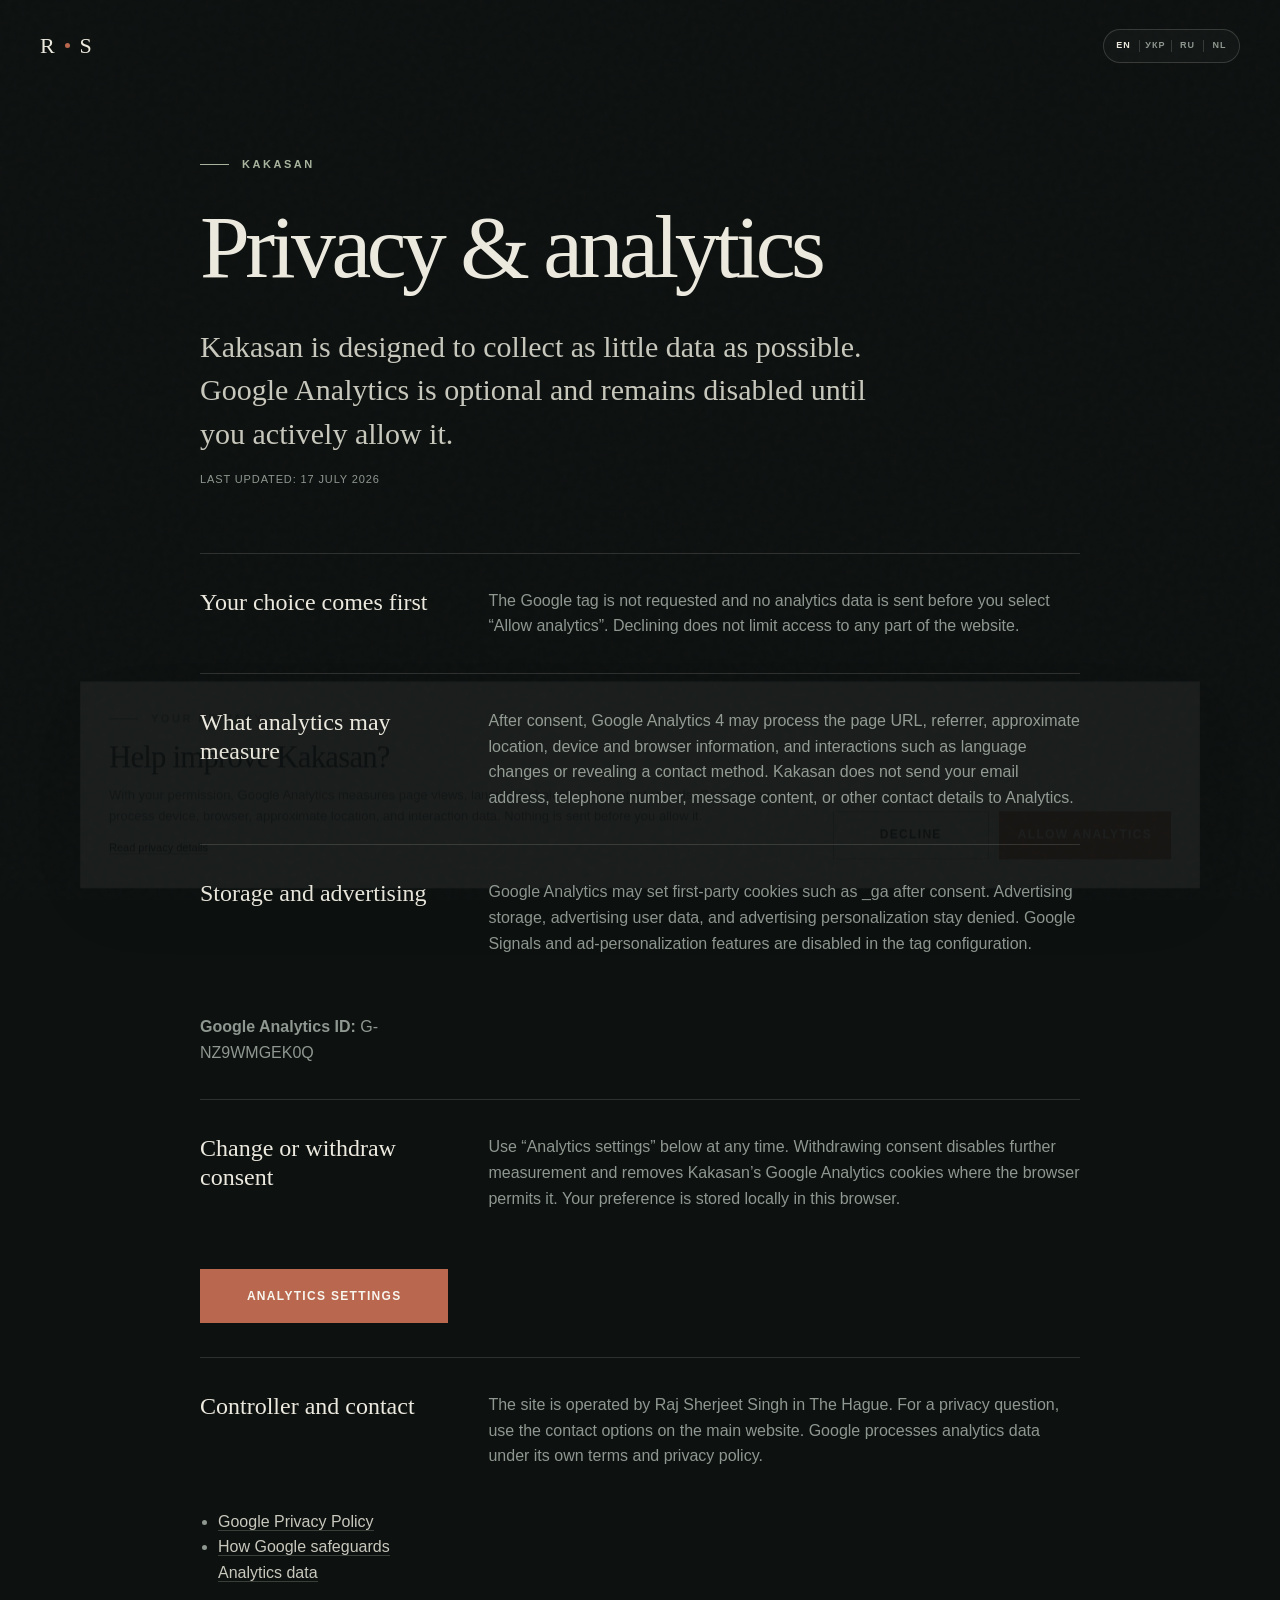
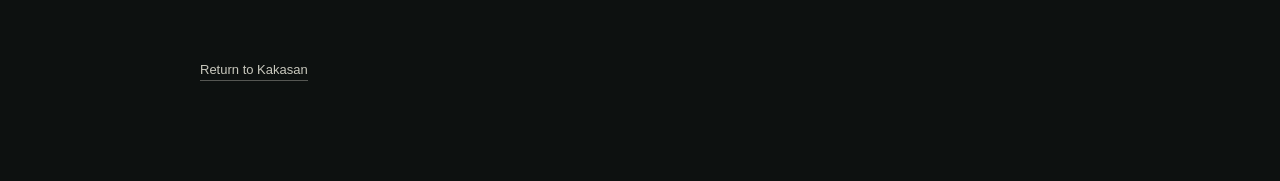
<file: privacy.html>
<!doctype html>
<html lang="en" data-locale="en">
  <head>
    <meta charset="utf-8" />
    <meta name="viewport" content="width=device-width, initial-scale=1" />
    <title>Privacy & Analytics | Kakasan</title>
    <meta name="description" content="How Kakasan handles language preferences, contact details, and optional Google Analytics." />
    <meta name="robots" content="noindex, follow" />
    <meta name="theme-color" content="#0d1110" />
    <meta http-equiv="Content-Security-Policy" content="default-src 'self'; connect-src 'self' https://www.google-analytics.com https://*.google-analytics.com; img-src 'self' data: https://www.google-analytics.com https://*.google-analytics.com; style-src 'self'; script-src 'self' https://www.googletagmanager.com; object-src 'none'; base-uri 'self'; form-action 'none'; frame-ancestors 'none'; upgrade-insecure-requests" />
    <link rel="canonical" href="https://kakasan.nl/privacy.html" />
    <link rel="icon" href="/assets/favicon.svg" type="image/svg+xml" />
    <link rel="stylesheet" href="/styles.css" />
    <script src="/script.js" defer></script>
  </head>
  <body class="privacy-page">
    <!-- Generated by scripts/build-site.mjs. -->
    <a class="skip-link" href="#main">Skip to content</a>
    <header class="site-header" data-header>
      <a class="brand" href="/" aria-label="Raj Sherjeet Singh — home"><span>R</span><i aria-hidden="true"></i><span>S</span></a>
      <nav class="language-switcher" aria-label="Choose language"><a href="/privacy.html" hreflang="en" lang="en" aria-label="English" aria-current="page">EN</a><span aria-hidden="true"></span><a href="/uk/privacy.html" hreflang="uk" lang="uk" aria-label="Українська">УКР</a><span aria-hidden="true"></span><a href="/ru/privacy.html" hreflang="ru" lang="ru" aria-label="Русский">RU</a><span aria-hidden="true"></span><a href="/nl/privacy.html" hreflang="nl" lang="nl" aria-label="Nederlands">NL</a></nav>
    </header>
    <main class="privacy-content" id="main">
      <p class="eyebrow"><span aria-hidden="true"></span> Kakasan</p>
      <h1>Privacy & analytics</h1>
      <p class="privacy-content__lead">Kakasan is designed to collect as little data as possible. Google Analytics is optional and remains disabled until you actively allow it.</p>
      <p class="privacy-content__updated">Last updated: 17 July 2026</p>
      <section><h2>Your choice comes first</h2><p>The Google tag is not requested and no analytics data is sent before you select “Allow analytics”. Declining does not limit access to any part of the website.</p></section>
      <section><h2>What analytics may measure</h2><p>After consent, Google Analytics 4 may process the page URL, referrer, approximate location, device and browser information, and interactions such as language changes or revealing a contact method. Kakasan does not send your email address, telephone number, message content, or other contact details to Analytics.</p></section>
      <section><h2>Storage and advertising</h2><p>Google Analytics may set first-party cookies such as _ga after consent. Advertising storage, advertising user data, and advertising personalization stay denied. Google Signals and ad-personalization features are disabled in the tag configuration.</p><p><strong>Google Analytics ID:</strong> G-NZ9WMGEK0Q</p></section>
      <section><h2>Change or withdraw consent</h2><p>Use “Analytics settings” below at any time. Withdrawing consent disables further measurement and removes Kakasan’s Google Analytics cookies where the browser permits it. Your preference is stored locally in this browser.</p><button class="button button--primary" type="button" data-consent-settings>Analytics settings</button></section>
      <section><h2>Controller and contact</h2><p>The site is operated by Raj Sherjeet Singh in The Hague. For a privacy question, use the contact options on the main website. Google processes analytics data under its own terms and privacy policy.</p><ul><li><a href="https://policies.google.com/privacy">Google Privacy Policy</a></li><li><a href="https://support.google.com/analytics/answer/6004245">How Google safeguards Analytics data</a></li></ul></section>
      <a class="text-link privacy-content__return" href="/">Return to Kakasan</a>
    </main>

    <section class="consent-banner" role="dialog" aria-modal="false" aria-labelledby="consent-title" aria-label="Analytics consent" data-consent-banner hidden>
      <div class="consent-banner__copy">
        <p class="eyebrow"><span aria-hidden="true"></span> Your privacy</p>
        <h2 id="consent-title">Help improve Kakasan?</h2>
        <p>With your permission, Google Analytics measures page views, language choices, and contact reveals. Google may process device, browser, approximate location, and interaction data. Nothing is sent before you allow it.</p>
        <a href="/privacy.html">Read privacy details</a>
      </div>
      <div class="consent-banner__actions">
        <button class="button button--quiet" type="button" data-consent-decline>Decline</button>
        <button class="button button--primary" type="button" data-consent-accept>Allow analytics</button>
      </div>
    </section>
  </body>
</html>
</file>
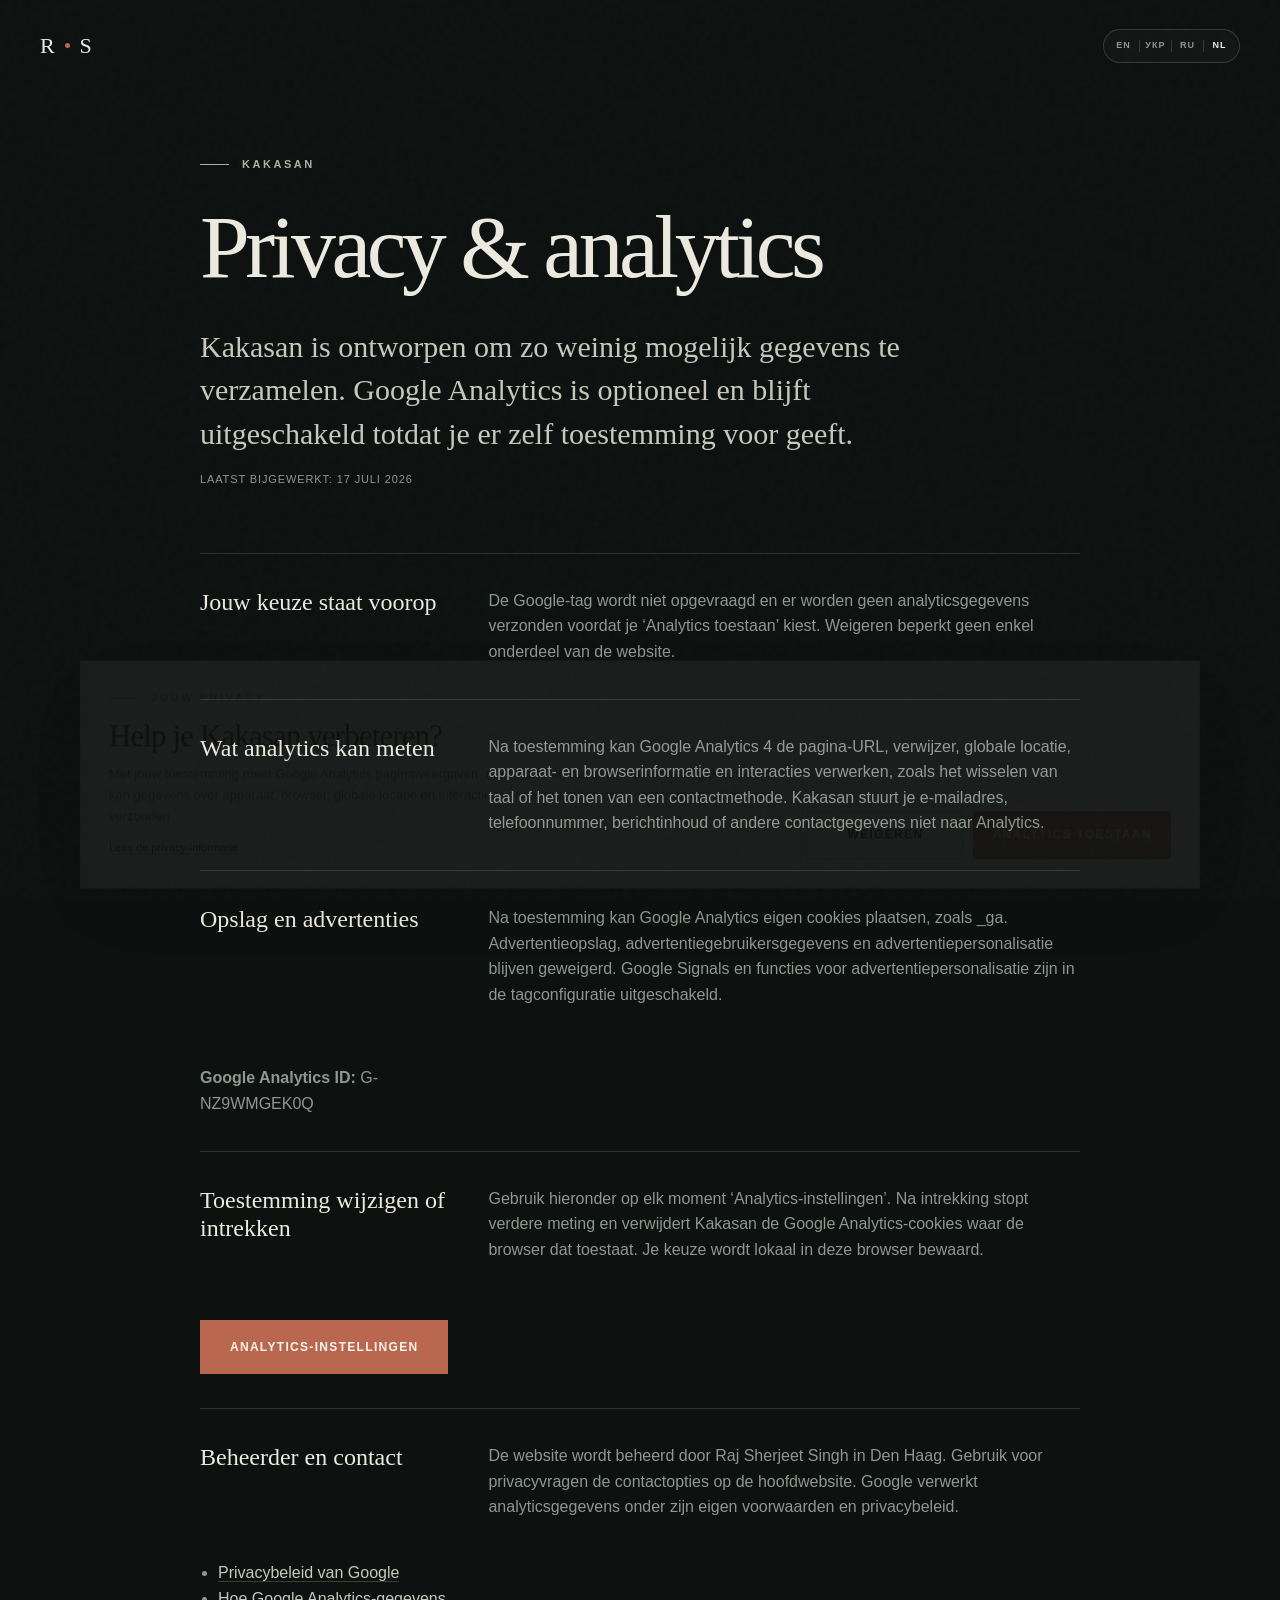
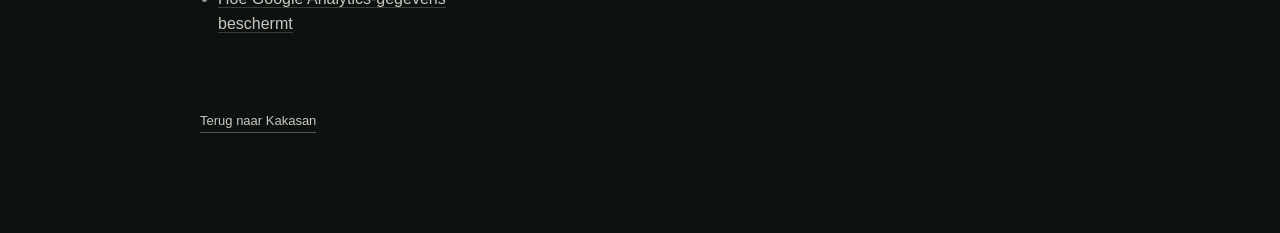
<file: nl/privacy.html>
<!doctype html>
<html lang="nl" data-locale="nl">
  <head>
    <meta charset="utf-8" />
    <meta name="viewport" content="width=device-width, initial-scale=1" />
    <title>Privacy & analytics | Kakasan</title>
    <meta name="description" content="Hoe Kakasan omgaat met taalvoorkeuren, contactgegevens en optionele Google Analytics." />
    <meta name="robots" content="noindex, follow" />
    <meta name="theme-color" content="#0d1110" />
    <meta http-equiv="Content-Security-Policy" content="default-src 'self'; connect-src 'self' https://www.google-analytics.com https://*.google-analytics.com; img-src 'self' data: https://www.google-analytics.com https://*.google-analytics.com; style-src 'self'; script-src 'self' https://www.googletagmanager.com; object-src 'none'; base-uri 'self'; form-action 'none'; frame-ancestors 'none'; upgrade-insecure-requests" />
    <link rel="canonical" href="https://kakasan.nl/nl/privacy.html" />
    <link rel="icon" href="/assets/favicon.svg" type="image/svg+xml" />
    <link rel="stylesheet" href="/styles.css" />
    <script src="/script.js" defer></script>
  </head>
  <body class="privacy-page">
    <!-- Generated by scripts/build-site.mjs. -->
    <a class="skip-link" href="#main">Ga naar de inhoud</a>
    <header class="site-header" data-header>
      <a class="brand" href="/nl/" aria-label="Raj Sherjeet Singh — beginpagina"><span>R</span><i aria-hidden="true"></i><span>S</span></a>
      <nav class="language-switcher" aria-label="Kies een taal"><a href="/privacy.html" hreflang="en" lang="en" aria-label="English">EN</a><span aria-hidden="true"></span><a href="/uk/privacy.html" hreflang="uk" lang="uk" aria-label="Українська">УКР</a><span aria-hidden="true"></span><a href="/ru/privacy.html" hreflang="ru" lang="ru" aria-label="Русский">RU</a><span aria-hidden="true"></span><a href="/nl/privacy.html" hreflang="nl" lang="nl" aria-label="Nederlands" aria-current="page">NL</a></nav>
    </header>
    <main class="privacy-content" id="main">
      <p class="eyebrow"><span aria-hidden="true"></span> Kakasan</p>
      <h1>Privacy & analytics</h1>
      <p class="privacy-content__lead">Kakasan is ontworpen om zo weinig mogelijk gegevens te verzamelen. Google Analytics is optioneel en blijft uitgeschakeld totdat je er zelf toestemming voor geeft.</p>
      <p class="privacy-content__updated">Laatst bijgewerkt: 17 juli 2026</p>
      <section><h2>Jouw keuze staat voorop</h2><p>De Google-tag wordt niet opgevraagd en er worden geen analyticsgegevens verzonden voordat je ‘Analytics toestaan’ kiest. Weigeren beperkt geen enkel onderdeel van de website.</p></section>
      <section><h2>Wat analytics kan meten</h2><p>Na toestemming kan Google Analytics 4 de pagina-URL, verwijzer, globale locatie, apparaat- en browserinformatie en interacties verwerken, zoals het wisselen van taal of het tonen van een contactmethode. Kakasan stuurt je e-mailadres, telefoonnummer, berichtinhoud of andere contactgegevens niet naar Analytics.</p></section>
      <section><h2>Opslag en advertenties</h2><p>Na toestemming kan Google Analytics eigen cookies plaatsen, zoals _ga. Advertentieopslag, advertentiegebruikersgegevens en advertentiepersonalisatie blijven geweigerd. Google Signals en functies voor advertentiepersonalisatie zijn in de tagconfiguratie uitgeschakeld.</p><p><strong>Google Analytics ID:</strong> G-NZ9WMGEK0Q</p></section>
      <section><h2>Toestemming wijzigen of intrekken</h2><p>Gebruik hieronder op elk moment ‘Analytics-instellingen’. Na intrekking stopt verdere meting en verwijdert Kakasan de Google Analytics-cookies waar de browser dat toestaat. Je keuze wordt lokaal in deze browser bewaard.</p><button class="button button--primary" type="button" data-consent-settings>Analytics-instellingen</button></section>
      <section><h2>Beheerder en contact</h2><p>De website wordt beheerd door Raj Sherjeet Singh in Den Haag. Gebruik voor privacyvragen de contactopties op de hoofdwebsite. Google verwerkt analyticsgegevens onder zijn eigen voorwaarden en privacybeleid.</p><ul><li><a href="https://policies.google.com/privacy">Privacybeleid van Google</a></li><li><a href="https://support.google.com/analytics/answer/6004245">Hoe Google Analytics-gegevens beschermt</a></li></ul></section>
      <a class="text-link privacy-content__return" href="/nl/">Terug naar Kakasan</a>
    </main>

    <section class="consent-banner" role="dialog" aria-modal="false" aria-labelledby="consent-title" aria-label="Toestemming voor analytics" data-consent-banner hidden>
      <div class="consent-banner__copy">
        <p class="eyebrow"><span aria-hidden="true"></span> Jouw privacy</p>
        <h2 id="consent-title">Help je Kakasan verbeteren?</h2>
        <p>Met jouw toestemming meet Google Analytics paginaweergaven, taalkeuzes en het tonen van contactopties. Google kan gegevens over apparaat, browser, globale locatie en interacties verwerken. Vóór jouw toestemming wordt niets verzonden.</p>
        <a href="/nl/privacy.html">Lees de privacy-informatie</a>
      </div>
      <div class="consent-banner__actions">
        <button class="button button--quiet" type="button" data-consent-decline>Weigeren</button>
        <button class="button button--primary" type="button" data-consent-accept>Analytics toestaan</button>
      </div>
    </section>
  </body>
</html>
</file>
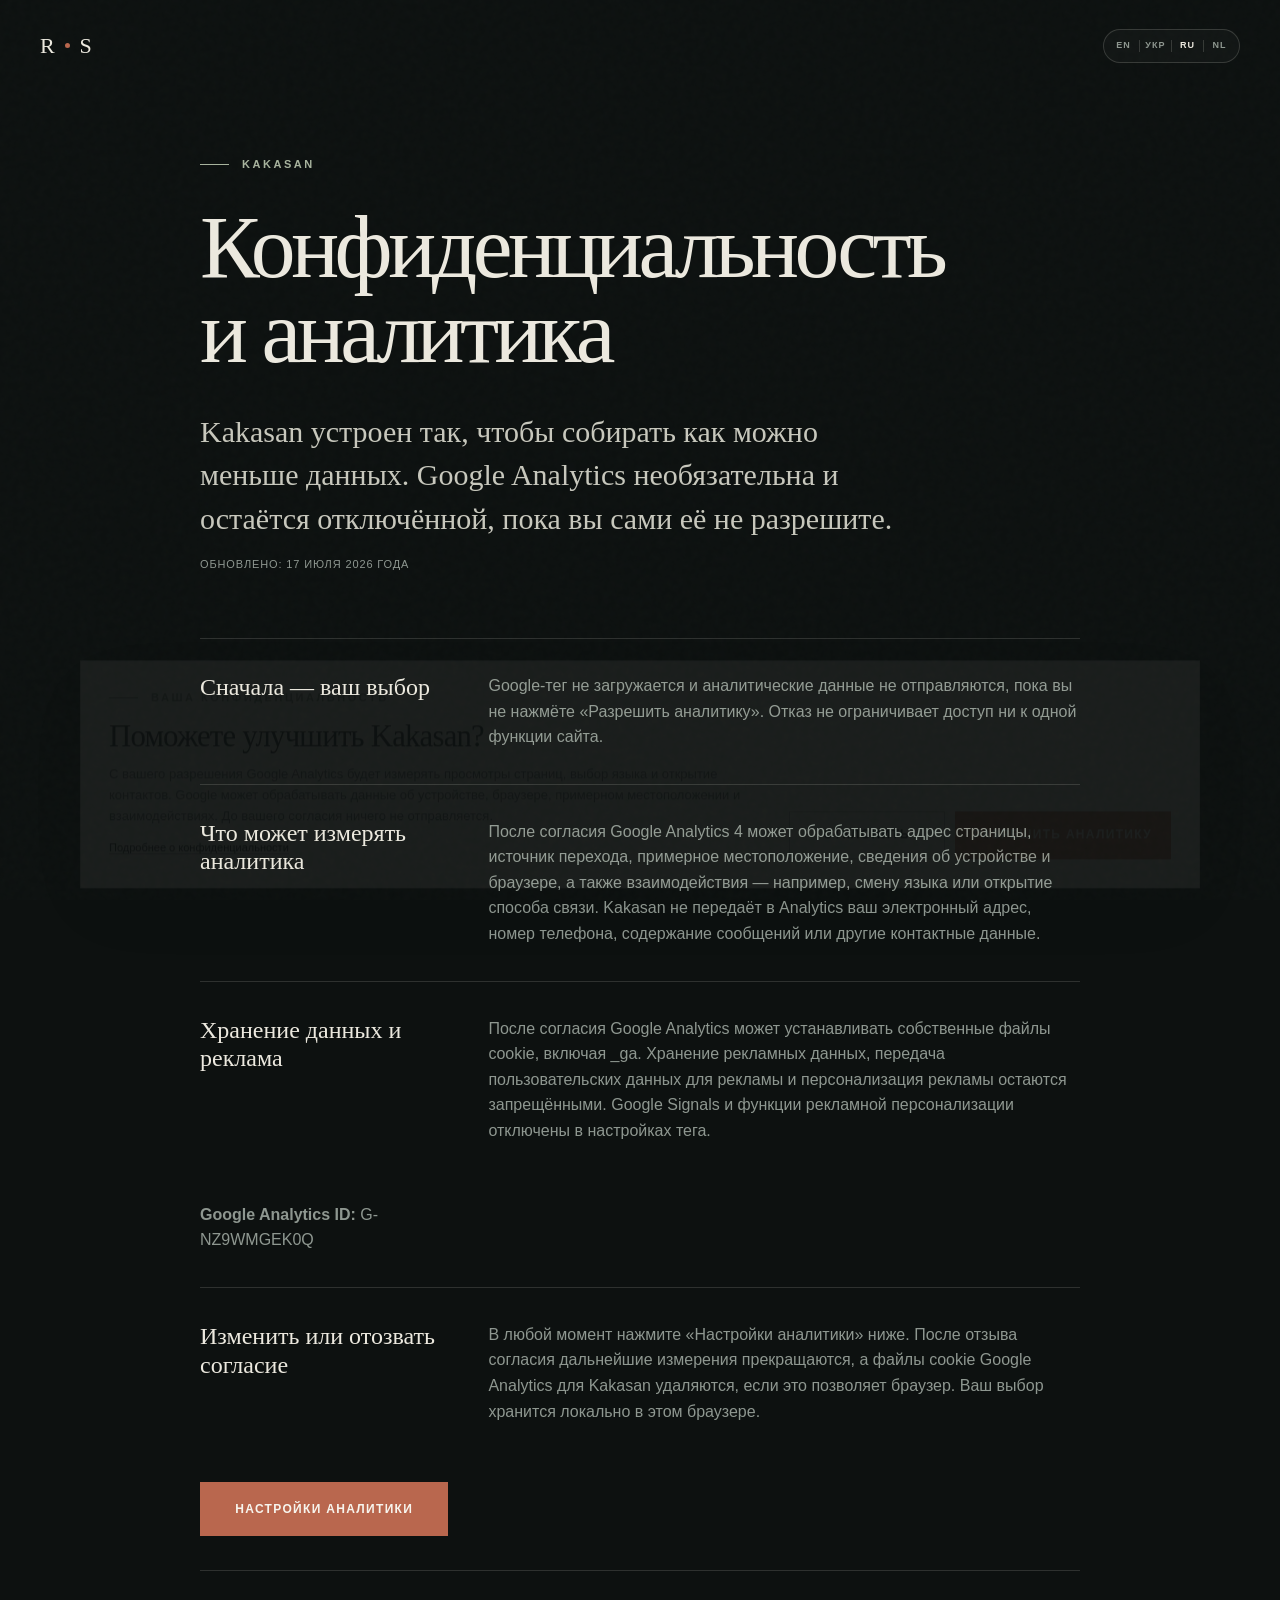
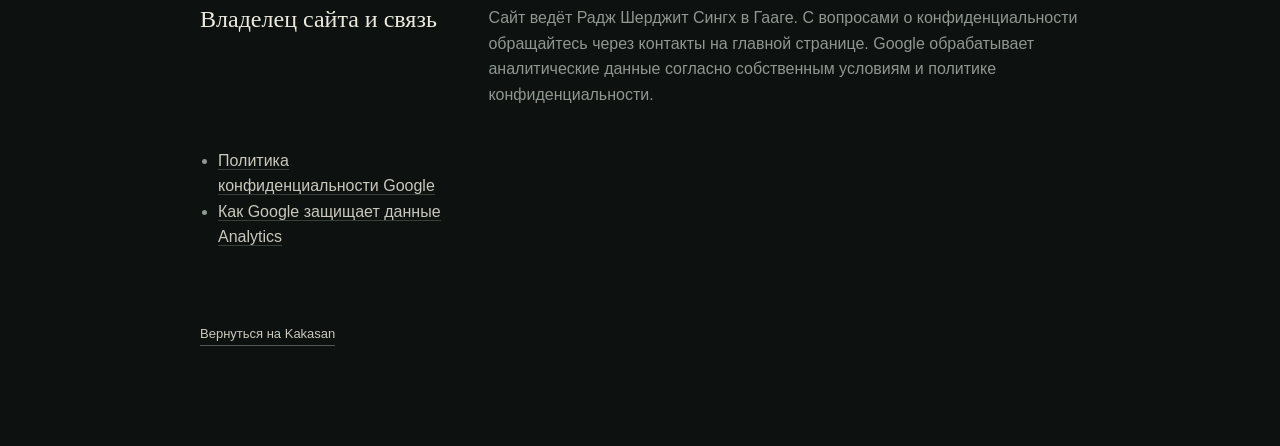
<file: ru/privacy.html>
<!doctype html>
<html lang="ru" data-locale="ru">
  <head>
    <meta charset="utf-8" />
    <meta name="viewport" content="width=device-width, initial-scale=1" />
    <title>Конфиденциальность и аналитика | Kakasan</title>
    <meta name="description" content="Как Kakasan обрабатывает языковые настройки, контактные данные и необязательную Google Analytics." />
    <meta name="robots" content="noindex, follow" />
    <meta name="theme-color" content="#0d1110" />
    <meta http-equiv="Content-Security-Policy" content="default-src 'self'; connect-src 'self' https://www.google-analytics.com https://*.google-analytics.com; img-src 'self' data: https://www.google-analytics.com https://*.google-analytics.com; style-src 'self'; script-src 'self' https://www.googletagmanager.com; object-src 'none'; base-uri 'self'; form-action 'none'; frame-ancestors 'none'; upgrade-insecure-requests" />
    <link rel="canonical" href="https://kakasan.nl/ru/privacy.html" />
    <link rel="icon" href="/assets/favicon.svg" type="image/svg+xml" />
    <link rel="stylesheet" href="/styles.css" />
    <script src="/script.js" defer></script>
  </head>
  <body class="privacy-page">
    <!-- Generated by scripts/build-site.mjs. -->
    <a class="skip-link" href="#main">Перейти к содержанию</a>
    <header class="site-header" data-header>
      <a class="brand" href="/ru/" aria-label="Радж Шерджит Сингх — в начало страницы"><span>R</span><i aria-hidden="true"></i><span>S</span></a>
      <nav class="language-switcher" aria-label="Выбрать язык"><a href="/privacy.html" hreflang="en" lang="en" aria-label="English">EN</a><span aria-hidden="true"></span><a href="/uk/privacy.html" hreflang="uk" lang="uk" aria-label="Українська">УКР</a><span aria-hidden="true"></span><a href="/ru/privacy.html" hreflang="ru" lang="ru" aria-label="Русский" aria-current="page">RU</a><span aria-hidden="true"></span><a href="/nl/privacy.html" hreflang="nl" lang="nl" aria-label="Nederlands">NL</a></nav>
    </header>
    <main class="privacy-content" id="main">
      <p class="eyebrow"><span aria-hidden="true"></span> Kakasan</p>
      <h1>Конфиденциальность и аналитика</h1>
      <p class="privacy-content__lead">Kakasan устроен так, чтобы собирать как можно меньше данных. Google Analytics необязательна и остаётся отключённой, пока вы сами её не разрешите.</p>
      <p class="privacy-content__updated">Обновлено: 17 июля 2026 года</p>
      <section><h2>Сначала — ваш выбор</h2><p>Google-тег не загружается и аналитические данные не отправляются, пока вы не нажмёте «Разрешить аналитику». Отказ не ограничивает доступ ни к одной функции сайта.</p></section>
      <section><h2>Что может измерять аналитика</h2><p>После согласия Google Analytics 4 может обрабатывать адрес страницы, источник перехода, примерное местоположение, сведения об устройстве и браузере, а также взаимодействия — например, смену языка или открытие способа связи. Kakasan не передаёт в Analytics ваш электронный адрес, номер телефона, содержание сообщений или другие контактные данные.</p></section>
      <section><h2>Хранение данных и реклама</h2><p>После согласия Google Analytics может устанавливать собственные файлы cookie, включая _ga. Хранение рекламных данных, передача пользовательских данных для рекламы и персонализация рекламы остаются запрещёнными. Google Signals и функции рекламной персонализации отключены в настройках тега.</p><p><strong>Google Analytics ID:</strong> G-NZ9WMGEK0Q</p></section>
      <section><h2>Изменить или отозвать согласие</h2><p>В любой момент нажмите «Настройки аналитики» ниже. После отзыва согласия дальнейшие измерения прекращаются, а файлы cookie Google Analytics для Kakasan удаляются, если это позволяет браузер. Ваш выбор хранится локально в этом браузере.</p><button class="button button--primary" type="button" data-consent-settings>Настройки аналитики</button></section>
      <section><h2>Владелец сайта и связь</h2><p>Сайт ведёт Радж Шерджит Сингх в Гааге. С вопросами о конфиденциальности обращайтесь через контакты на главной странице. Google обрабатывает аналитические данные согласно собственным условиям и политике конфиденциальности.</p><ul><li><a href="https://policies.google.com/privacy">Политика конфиденциальности Google</a></li><li><a href="https://support.google.com/analytics/answer/6004245">Как Google защищает данные Analytics</a></li></ul></section>
      <a class="text-link privacy-content__return" href="/ru/">Вернуться на Kakasan</a>
    </main>

    <section class="consent-banner" role="dialog" aria-modal="false" aria-labelledby="consent-title" aria-label="Согласие на аналитику" data-consent-banner hidden>
      <div class="consent-banner__copy">
        <p class="eyebrow"><span aria-hidden="true"></span> Ваша конфиденциальность</p>
        <h2 id="consent-title">Поможете улучшить Kakasan?</h2>
        <p>С вашего разрешения Google Analytics будет измерять просмотры страниц, выбор языка и открытие контактов. Google может обрабатывать данные об устройстве, браузере, примерном местоположении и взаимодействиях. До вашего согласия ничего не отправляется.</p>
        <a href="/ru/privacy.html">Подробнее о конфиденциальности</a>
      </div>
      <div class="consent-banner__actions">
        <button class="button button--quiet" type="button" data-consent-decline>Отклонить</button>
        <button class="button button--primary" type="button" data-consent-accept>Разрешить аналитику</button>
      </div>
    </section>
  </body>
</html>
</file>
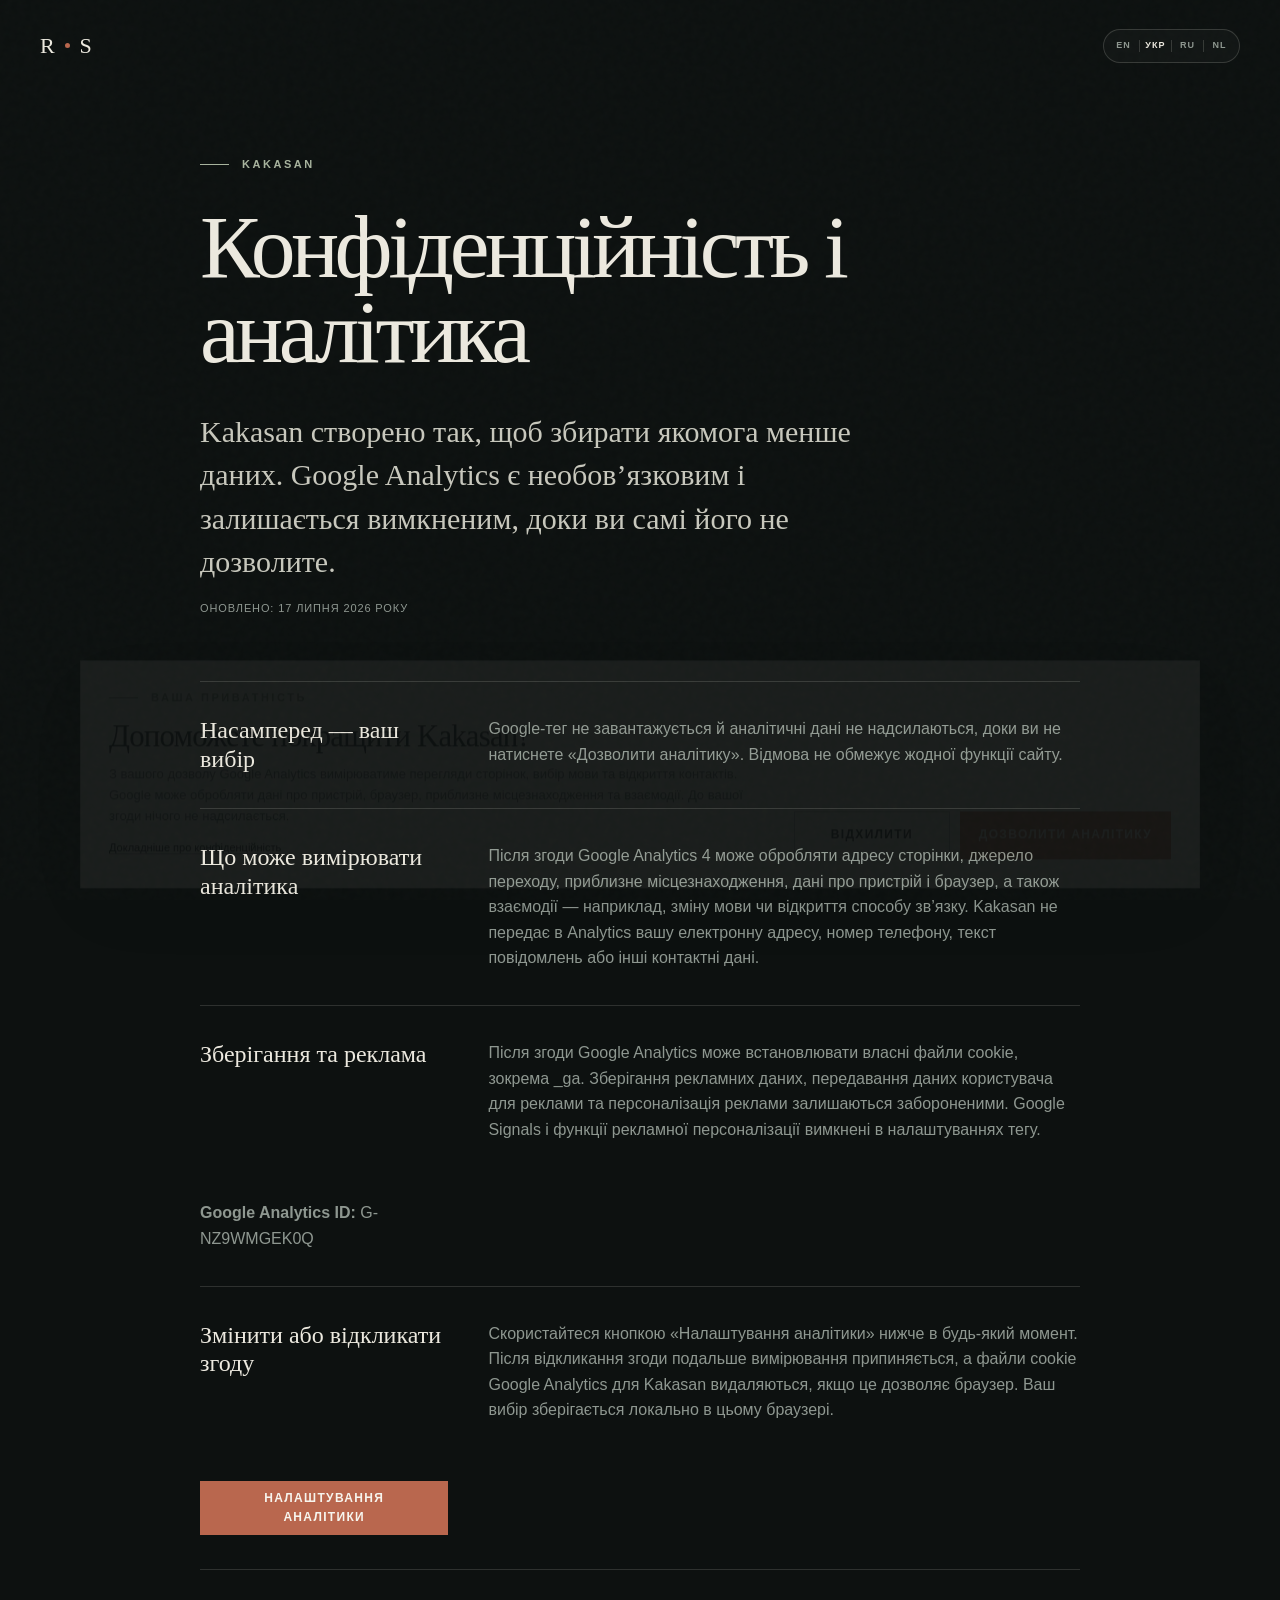
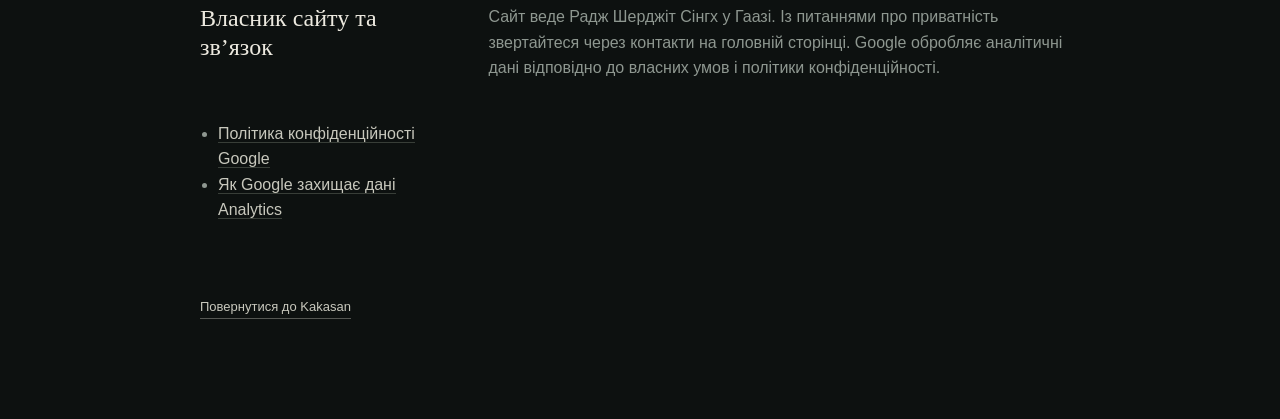
<file: uk/privacy.html>
<!doctype html>
<html lang="uk" data-locale="uk">
  <head>
    <meta charset="utf-8" />
    <meta name="viewport" content="width=device-width, initial-scale=1" />
    <title>Конфіденційність і аналітика | Kakasan</title>
    <meta name="description" content="Як Kakasan обробляє мовні налаштування, контактні дані та необов’язкову аналітику Google." />
    <meta name="robots" content="noindex, follow" />
    <meta name="theme-color" content="#0d1110" />
    <meta http-equiv="Content-Security-Policy" content="default-src 'self'; connect-src 'self' https://www.google-analytics.com https://*.google-analytics.com; img-src 'self' data: https://www.google-analytics.com https://*.google-analytics.com; style-src 'self'; script-src 'self' https://www.googletagmanager.com; object-src 'none'; base-uri 'self'; form-action 'none'; frame-ancestors 'none'; upgrade-insecure-requests" />
    <link rel="canonical" href="https://kakasan.nl/uk/privacy.html" />
    <link rel="icon" href="/assets/favicon.svg" type="image/svg+xml" />
    <link rel="stylesheet" href="/styles.css" />
    <script src="/script.js" defer></script>
  </head>
  <body class="privacy-page">
    <!-- Generated by scripts/build-site.mjs. -->
    <a class="skip-link" href="#main">Перейти до вмісту</a>
    <header class="site-header" data-header>
      <a class="brand" href="/uk/" aria-label="Радж Шерджіт Сінгх — на початок сторінки"><span>R</span><i aria-hidden="true"></i><span>S</span></a>
      <nav class="language-switcher" aria-label="Обрати мову"><a href="/privacy.html" hreflang="en" lang="en" aria-label="English">EN</a><span aria-hidden="true"></span><a href="/uk/privacy.html" hreflang="uk" lang="uk" aria-label="Українська" aria-current="page">УКР</a><span aria-hidden="true"></span><a href="/ru/privacy.html" hreflang="ru" lang="ru" aria-label="Русский">RU</a><span aria-hidden="true"></span><a href="/nl/privacy.html" hreflang="nl" lang="nl" aria-label="Nederlands">NL</a></nav>
    </header>
    <main class="privacy-content" id="main">
      <p class="eyebrow"><span aria-hidden="true"></span> Kakasan</p>
      <h1>Конфіденційність і аналітика</h1>
      <p class="privacy-content__lead">Kakasan створено так, щоб збирати якомога менше даних. Google Analytics є необов’язковим і залишається вимкненим, доки ви самі його не дозволите.</p>
      <p class="privacy-content__updated">Оновлено: 17 липня 2026 року</p>
      <section><h2>Насамперед — ваш вибір</h2><p>Google-тег не завантажується й аналітичні дані не надсилаються, доки ви не натиснете «Дозволити аналітику». Відмова не обмежує жодної функції сайту.</p></section>
      <section><h2>Що може вимірювати аналітика</h2><p>Після згоди Google Analytics 4 може обробляти адресу сторінки, джерело переходу, приблизне місцезнаходження, дані про пристрій і браузер, а також взаємодії — наприклад, зміну мови чи відкриття способу зв’язку. Kakasan не передає в Analytics вашу електронну адресу, номер телефону, текст повідомлень або інші контактні дані.</p></section>
      <section><h2>Зберігання та реклама</h2><p>Після згоди Google Analytics може встановлювати власні файли cookie, зокрема _ga. Зберігання рекламних даних, передавання даних користувача для реклами та персоналізація реклами залишаються забороненими. Google Signals і функції рекламної персоналізації вимкнені в налаштуваннях тегу.</p><p><strong>Google Analytics ID:</strong> G-NZ9WMGEK0Q</p></section>
      <section><h2>Змінити або відкликати згоду</h2><p>Скористайтеся кнопкою «Налаштування аналітики» нижче в будь-який момент. Після відкликання згоди подальше вимірювання припиняється, а файли cookie Google Analytics для Kakasan видаляються, якщо це дозволяє браузер. Ваш вибір зберігається локально в цьому браузері.</p><button class="button button--primary" type="button" data-consent-settings>Налаштування аналітики</button></section>
      <section><h2>Власник сайту та зв’язок</h2><p>Сайт веде Радж Шерджіт Сінгх у Гаазі. Із питаннями про приватність звертайтеся через контакти на головній сторінці. Google обробляє аналітичні дані відповідно до власних умов і політики конфіденційності.</p><ul><li><a href="https://policies.google.com/privacy">Політика конфіденційності Google</a></li><li><a href="https://support.google.com/analytics/answer/6004245">Як Google захищає дані Analytics</a></li></ul></section>
      <a class="text-link privacy-content__return" href="/uk/">Повернутися до Kakasan</a>
    </main>

    <section class="consent-banner" role="dialog" aria-modal="false" aria-labelledby="consent-title" aria-label="Згода на аналітику" data-consent-banner hidden>
      <div class="consent-banner__copy">
        <p class="eyebrow"><span aria-hidden="true"></span> Ваша приватність</p>
        <h2 id="consent-title">Допоможете покращити Kakasan?</h2>
        <p>З вашого дозволу Google Analytics вимірюватиме перегляди сторінок, вибір мови та відкриття контактів. Google може обробляти дані про пристрій, браузер, приблизне місцезнаходження та взаємодії. До вашої згоди нічого не надсилається.</p>
        <a href="/uk/privacy.html">Докладніше про конфіденційність</a>
      </div>
      <div class="consent-banner__actions">
        <button class="button button--quiet" type="button" data-consent-decline>Відхилити</button>
        <button class="button button--primary" type="button" data-consent-accept>Дозволити аналітику</button>
      </div>
    </section>
  </body>
</html>
</file>
<file: styles.css>
:root {
  --ink: #0d1110;
  --ink-soft: #141a18;
  --panel: #191f1d;
  --paper: #ece9df;
  --paper-soft: #c8c8bd;
  --muted: #8e9790;
  --line: rgba(236, 233, 223, 0.15);
  --sage: #a8b49e;
  --sage-deep: #74816c;
  --clay: #b9674e;
  --white: #f7f5ee;
  --serif: "Iowan Old Style", "Palatino Linotype", Palatino, Georgia, serif;
  --sans: Inter, ui-sans-serif, -apple-system, BlinkMacSystemFont, "Segoe UI", sans-serif;
  --page: min(1280px, calc(100vw - 80px));
  --ease: cubic-bezier(0.22, 1, 0.36, 1);
}

* {
  box-sizing: border-box;
}

html {
  overflow-x: clip;
  scroll-behavior: smooth;
  scroll-padding-top: 72px;
}

body {
  margin: 0;
  overflow-x: clip;
  background: var(--ink);
  color: var(--paper);
  font-family: var(--sans);
  font-size: 16px;
  line-height: 1.6;
  text-rendering: optimizeLegibility;
  -webkit-font-smoothing: antialiased;
}

body::before {
  position: fixed;
  inset: 0;
  z-index: 10;
  pointer-events: none;
  content: "";
  opacity: 0.035;
  background-image: url("data:image/svg+xml,%3Csvg viewBox='0 0 160 160' xmlns='http://www.w3.org/2000/svg'%3E%3Cfilter id='n'%3E%3CfeTurbulence type='fractalNoise' baseFrequency='.82' numOctaves='4' stitchTiles='stitch'/%3E%3C/filter%3E%3Crect width='100%25' height='100%25' filter='url(%23n)' opacity='.55'/%3E%3C/svg%3E");
}

::selection {
  background: var(--clay);
  color: var(--white);
}

a {
  color: inherit;
  text-decoration: none;
}

button {
  color: inherit;
  font: inherit;
}

img,
svg {
  display: block;
  max-width: 100%;
}

.skip-link {
  position: fixed;
  top: 12px;
  left: 12px;
  z-index: 100;
  padding: 10px 16px;
  background: var(--paper);
  color: var(--ink);
  transform: translateY(-150%);
  transition: transform 180ms ease;
}

.skip-link:focus {
  transform: translateY(0);
}

.sr-only {
  position: absolute;
  width: 1px;
  height: 1px;
  padding: 0;
  overflow: hidden;
  clip: rect(0, 0, 0, 0);
  white-space: nowrap;
  border: 0;
}

.site-header {
  position: fixed;
  top: 0;
  right: 0;
  left: 0;
  z-index: 20;
  display: flex;
  width: var(--page);
  height: 92px;
  margin: 0 auto;
  align-items: center;
  justify-content: space-between;
  border-bottom: 1px solid transparent;
  transition: height 260ms ease, background 260ms ease, border-color 260ms ease,
    backdrop-filter 260ms ease;
}

.site-header.is-scrolled {
  height: 72px;
  background: rgba(13, 17, 16, 0.76);
  border-color: var(--line);
  backdrop-filter: blur(18px);
}

.brand {
  display: inline-flex;
  align-items: center;
  font-family: var(--serif);
  font-size: 22px;
  letter-spacing: 0.08em;
}

.brand i {
  display: block;
  width: 5px;
  height: 5px;
  margin: 0 9px;
  border-radius: 50%;
  background: var(--clay);
}

.header-actions {
  display: flex;
  align-items: center;
  gap: 24px;
}

.site-nav {
  display: flex;
  gap: 38px;
  align-items: center;
}

.site-nav a {
  position: relative;
  color: var(--paper-soft);
  font-size: 12px;
  font-weight: 600;
  letter-spacing: 0.16em;
  text-transform: uppercase;
}

.site-nav a::after {
  position: absolute;
  right: 0;
  bottom: -7px;
  left: 0;
  height: 1px;
  content: "";
  background: var(--clay);
  transform: scaleX(0);
  transform-origin: right;
  transition: transform 300ms var(--ease);
}

.site-nav a:hover::after,
.site-nav a:focus-visible::after {
  transform: scaleX(1);
  transform-origin: left;
}

.language-switcher {
  position: relative;
  z-index: 2;
  display: inline-flex;
  height: 34px;
  padding: 0 7px;
  align-items: center;
  gap: 3px;
  border: 1px solid rgba(236, 233, 223, 0.17);
  border-radius: 999px;
  background: rgba(236, 233, 223, 0.025);
}

.language-switcher span {
  width: 1px;
  height: 12px;
  background: rgba(236, 233, 223, 0.17);
}

.language-switcher a {
  min-width: 25px;
  padding: 6px 2px;
  color: var(--muted);
  font-size: 9px;
  font-weight: 700;
  letter-spacing: 0.12em;
  line-height: 1;
  text-align: center;
  transition: color 200ms ease;
}

.language-switcher a:hover,
.language-switcher a:focus-visible,
.language-switcher a[aria-current="page"] {
  color: var(--paper);
}

.language-switcher a[aria-current="page"] {
  cursor: default;
}

.menu-toggle {
  display: none;
}

.hero {
  position: relative;
  display: grid;
  width: var(--page);
  min-height: 920px;
  margin: 0 auto;
  padding: 148px 0 92px;
  grid-template-columns: minmax(0, 0.91fr) minmax(440px, 0.72fr);
  gap: clamp(60px, 8vw, 140px);
  align-items: center;
}

.hero__glow,
.contact__glow {
  position: absolute;
  pointer-events: none;
  border-radius: 50%;
  background: radial-gradient(circle, rgba(116, 129, 108, 0.18), rgba(13, 17, 16, 0) 70%);
  filter: blur(5px);
}

.hero__glow {
  top: 14%;
  left: -26%;
  width: 690px;
  aspect-ratio: 1;
}

.eyebrow {
  display: flex;
  margin: 0 0 30px;
  align-items: center;
  gap: 13px;
  color: var(--sage);
  font-size: 11px;
  font-weight: 700;
  letter-spacing: 0.23em;
  text-transform: uppercase;
}

.eyebrow span {
  width: 29px;
  height: 1px;
  background: currentColor;
}

.hero h1,
.section h2,
.contact h2 {
  margin: 0;
  font-family: var(--serif);
  font-weight: 400;
  letter-spacing: -0.055em;
  line-height: 0.92;
}

.hero h1 {
  max-width: 750px;
  font-size: clamp(74px, 7.4vw, 122px);
}

.hero h1 em,
.about h2 em,
.contact h2 em {
  color: var(--sage);
  font-weight: 400;
}

.hero__intro {
  max-width: 520px;
  margin: 40px 0 0;
  color: var(--paper-soft);
  font-size: clamp(17px, 1.35vw, 20px);
  line-height: 1.7;
}

.hero__language-note {
  max-width: 520px;
  margin: 18px 0 0;
  color: var(--sage);
  font-size: 12px;
  line-height: 1.65;
}

.hero__actions {
  display: flex;
  margin-top: 40px;
  align-items: center;
  gap: 28px;
}

.button {
  display: inline-flex;
  min-height: 54px;
  padding: 0 24px;
  align-items: center;
  justify-content: center;
  gap: 28px;
  border: 1px solid var(--clay);
  font-size: 12px;
  font-weight: 700;
  letter-spacing: 0.11em;
  text-transform: uppercase;
  transition: color 250ms ease, background 250ms ease, transform 250ms var(--ease);
}

.button--primary {
  background: var(--clay);
  color: var(--white);
}

.button--quiet {
  border-color: rgba(13, 17, 16, 0.3);
  background: transparent;
  color: var(--ink);
}

.button:hover,
.button:focus-visible {
  background: #ca7459;
  transform: translateY(-2px);
}

.text-link {
  border-bottom: 1px solid rgba(236, 233, 223, 0.32);
  color: var(--paper-soft);
  font-size: 13px;
  transition: border-color 200ms ease, color 200ms ease;
}

.text-link:hover,
.text-link:focus-visible {
  border-color: var(--clay);
  color: var(--paper);
}

.hero__facts {
  display: grid;
  max-width: 680px;
  margin: 64px 0 0;
  grid-template-columns: repeat(3, 1fr);
  border-top: 1px solid var(--line);
}

.hero__facts div {
  padding: 22px 26px 0 0;
}

.hero__facts div + div {
  padding-left: 26px;
  border-left: 1px solid var(--line);
}

.hero__facts dt {
  margin-bottom: 5px;
  color: var(--muted);
  font-size: 10px;
  font-weight: 700;
  letter-spacing: 0.18em;
  text-transform: uppercase;
}

.hero__facts dd {
  margin: 0;
  color: var(--paper-soft);
  font-family: var(--serif);
  font-size: 17px;
}

.hero__portrait {
  position: relative;
  margin: 0;
}

.portrait-frame {
  position: relative;
  overflow: hidden;
  aspect-ratio: 0.695;
  background: #222b2e;
  border-radius: 48% 48% 4px 4px / 28% 28% 4px 4px;
  box-shadow: 0 38px 100px rgba(0, 0, 0, 0.35);
}

.portrait-frame::after {
  position: absolute;
  inset: 0;
  content: "";
  background: linear-gradient(180deg, transparent 56%, rgba(5, 7, 7, 0.45) 100%);
  pointer-events: none;
}

.portrait-frame img {
  width: 100%;
  height: 100%;
  object-fit: cover;
  object-position: 50% 46%;
  filter: saturate(0.82) contrast(1.03);
  transition: transform 1.2s var(--ease), filter 700ms ease;
}

.portrait-frame:hover img {
  transform: scale(1.018);
  filter: saturate(0.95) contrast(1.02);
}

.portrait-frame__line {
  position: absolute;
  inset: 14px;
  z-index: 1;
  border: 1px solid rgba(247, 245, 238, 0.23);
  border-radius: 48% 48% 1px 1px / 28% 28% 1px 1px;
  pointer-events: none;
}

.portrait-frame figcaption {
  position: absolute;
  right: 28px;
  bottom: 23px;
  left: 28px;
  z-index: 2;
  display: flex;
  align-items: flex-end;
  justify-content: space-between;
  gap: 20px;
  color: var(--white);
}

.portrait-frame figcaption span:first-child {
  font-family: var(--serif);
  font-size: clamp(18px, 1.8vw, 26px);
}

.portrait-frame figcaption span:last-child {
  color: rgba(247, 245, 238, 0.72);
  font-size: 10px;
  letter-spacing: 0.13em;
  text-align: right;
  text-transform: uppercase;
}

.portrait-note {
  position: absolute;
  top: 30%;
  right: -95px;
  margin: 0;
  color: var(--muted);
  font-family: var(--serif);
  font-size: 12px;
  letter-spacing: 0.28em;
  text-transform: uppercase;
  transform: rotate(90deg);
}

.hero__scroll {
  position: absolute;
  bottom: 44px;
  left: 0;
  display: flex;
  align-items: center;
  gap: 14px;
  color: var(--muted);
  font-size: 9px;
  font-weight: 700;
  letter-spacing: 0.22em;
  text-transform: uppercase;
}

.hero__scroll span {
  position: relative;
  display: block;
  width: 1px;
  height: 42px;
  overflow: hidden;
  background: var(--line);
}

.hero__scroll span::after {
  position: absolute;
  top: -100%;
  left: 0;
  width: 1px;
  height: 100%;
  content: "";
  background: var(--clay);
  animation: scroll-line 2s ease-in-out infinite;
}

.hero__scroll b {
  font: inherit;
}

@keyframes scroll-line {
  0% { transform: translateY(0); }
  55%, 100% { transform: translateY(200%); }
}

.section {
  width: var(--page);
  margin: 0 auto;
  padding: 150px 0;
}

.practice {
  display: grid;
  grid-template-columns: minmax(300px, 0.8fr) minmax(0, 1.2fr);
  gap: 40px clamp(60px, 9vw, 150px);
  border-top: 1px solid var(--line);
}

.section-heading h2 {
  font-size: clamp(52px, 5.2vw, 80px);
}

.practice__intro {
  padding-top: 58px;
}

.practice__intro p {
  max-width: 630px;
  color: var(--muted);
}

.practice__intro .lead {
  margin-top: 0;
  color: var(--paper);
  font-family: var(--serif);
  font-size: clamp(24px, 2.2vw, 34px);
  line-height: 1.35;
}

.offerings {
  display: grid;
  margin-top: 66px;
  grid-column: 1 / -1;
  grid-template-columns: repeat(2, 1fr);
  gap: 18px;
}

.offering {
  position: relative;
  display: grid;
  min-height: 340px;
  padding: 36px 36px 84px;
  grid-template-columns: 36px 1fr;
  gap: 36px;
  border: 1px solid var(--line);
  background: linear-gradient(145deg, rgba(255, 255, 255, 0.025), transparent);
  transition: border-color 300ms ease, background 300ms ease, transform 300ms var(--ease);
}

.offering:hover {
  border-color: rgba(168, 180, 158, 0.42);
  background: rgba(168, 180, 158, 0.035);
  transform: translateY(-4px);
}

.offering__number {
  margin: 3px 0 0;
  color: var(--clay);
  font-size: 10px;
  font-weight: 700;
  letter-spacing: 0.18em;
}

.offering h3 {
  margin: 0 0 22px;
  font-family: var(--serif);
  font-size: clamp(32px, 3vw, 46px);
  font-weight: 400;
  line-height: 1;
}

.offering p:not(.offering__number, .offering__meta) {
  max-width: 450px;
  margin: 0;
  color: var(--muted);
}

.offering__meta {
  position: absolute;
  bottom: 32px;
  margin: 0;
  color: var(--sage);
  font-size: 10px;
  font-weight: 700;
  letter-spacing: 0.14em;
  text-transform: uppercase;
}

.offering__mark {
  position: absolute;
  top: 26px;
  right: 30px;
  color: var(--muted);
  font-size: 20px;
  transition: color 250ms ease, transform 250ms var(--ease);
}

.offering:hover .offering__mark {
  color: var(--clay);
  transform: translate(3px, -3px);
}

.principles {
  background: var(--paper);
  color: var(--ink);
}

.principles__inner {
  display: grid;
  width: var(--page);
  min-height: 270px;
  margin: 0 auto;
  padding: 56px 0;
  grid-template-columns: 0.65fr repeat(3, 1fr);
  align-items: stretch;
}

.principles__label {
  align-self: center;
  margin: 0;
  color: #69706a;
  font-size: 10px;
  font-weight: 700;
  letter-spacing: 0.18em;
  text-transform: uppercase;
}

.principle {
  display: flex;
  padding: 20px 0 20px clamp(28px, 4vw, 64px);
  flex-direction: column;
  justify-content: space-between;
  border-left: 1px solid rgba(13, 17, 16, 0.15);
}

.principle span {
  color: var(--clay);
  font-size: 10px;
  font-weight: 700;
}

.principle p {
  margin: 35px 0 18px;
  font-family: var(--serif);
  font-size: clamp(26px, 2.5vw, 38px);
}

.principle i {
  display: block;
  width: 32px;
  height: 1px;
  background: var(--sage-deep);
}

.about {
  display: grid;
  grid-template-columns: 0.52fr 1.48fr;
  gap: clamp(60px, 9vw, 150px);
}

.about__aside {
  display: flex;
  flex-direction: column;
}

.seal {
  display: flex;
  width: 138px;
  height: 138px;
  margin-top: 48px;
  align-items: center;
  justify-content: center;
  flex-direction: column;
  border: 1px solid rgba(168, 180, 158, 0.44);
  border-radius: 50%;
  color: var(--sage);
}

.seal span {
  font-family: var(--serif);
  font-size: 42px;
  line-height: 0.9;
}

.seal small {
  margin-top: 9px;
  font-size: 9px;
  font-weight: 700;
  letter-spacing: 0.18em;
  text-transform: uppercase;
}

.about__location {
  margin: auto 0 0;
  color: var(--muted);
  font-size: 11px;
  font-weight: 700;
  letter-spacing: 0.16em;
  line-height: 1.8;
  text-transform: uppercase;
}

.about h2 {
  max-width: 920px;
  font-size: clamp(48px, 5vw, 78px);
  line-height: 1.05;
}

.about__columns {
  display: grid;
  margin-top: 56px;
  grid-template-columns: repeat(2, 1fr);
  gap: clamp(30px, 5vw, 76px);
}

.about__columns p {
  margin: 0;
  color: var(--muted);
}

.about__columns p:first-child {
  color: var(--paper-soft);
}

.credential {
  display: flex;
  margin-top: 66px;
  padding-top: 30px;
  align-items: center;
  gap: 22px;
  border-top: 1px solid var(--line);
}

.credential__icon {
  width: 48px;
  flex: 0 0 48px;
  color: var(--sage);
}

.credential__icon circle,
.credential__icon path {
  fill: none;
  stroke: currentColor;
  stroke-width: 1.2;
}

.credential__icon path {
  stroke-linecap: round;
  stroke-linejoin: round;
}

.credential p {
  margin: 0 0 3px;
  font-family: var(--serif);
  font-size: 20px;
}

.credential span {
  color: var(--muted);
  font-size: 10px;
  font-weight: 700;
  letter-spacing: 0.13em;
  text-transform: uppercase;
}

.contact {
  position: relative;
  display: grid;
  width: 100%;
  max-width: none;
  overflow: hidden;
  padding-right: max(40px, calc((100vw - 1280px) / 2));
  padding-left: max(40px, calc((100vw - 1280px) / 2));
  grid-template-columns: 1.08fr 0.92fr;
  gap: clamp(60px, 9vw, 150px);
  background: #202724;
}

.contact__glow {
  right: -10%;
  bottom: -60%;
  width: 700px;
  aspect-ratio: 1;
  background: radial-gradient(circle, rgba(185, 103, 78, 0.14), transparent 70%);
}

.eyebrow--light {
  color: #bdc7b7;
}

.contact h2 {
  max-width: 800px;
  font-size: clamp(58px, 6.3vw, 96px);
}

.contact h2 em {
  color: #bdc7b7;
}

.contact__details {
  align-self: end;
}

.contact__details > p:first-child {
  max-width: 520px;
  margin: 0 0 40px;
  color: #aeb6af;
  font-size: 17px;
}

.contact-options {
  border-top: 1px solid rgba(236, 233, 223, 0.18);
}

.contact-option {
  display: grid;
  min-height: 86px;
  grid-template-columns: 100px 1fr;
  align-items: center;
  border-bottom: 1px solid rgba(236, 233, 223, 0.18);
}

.contact-option > span {
  color: #8f9891;
  font-size: 10px;
  font-weight: 700;
  letter-spacing: 0.18em;
  text-transform: uppercase;
}

.contact-reveal,
.contact-link {
  display: flex;
  padding: 0;
  align-items: center;
  justify-content: space-between;
  border: 0;
  background: transparent;
  color: var(--paper);
  cursor: pointer;
  font-family: var(--serif);
  font-size: clamp(20px, 2vw, 28px);
  text-align: left;
}

.contact-reveal i,
.contact-link::after {
  color: var(--clay);
  font-family: var(--sans);
  font-size: 18px;
  font-style: normal;
  content: "↗";
  transition: transform 250ms var(--ease);
}

.contact-reveal:hover i,
.contact-reveal:focus-visible i,
.contact-link:hover::after,
.contact-link:focus-visible::after {
  transform: translate(3px, -3px);
}

.contact-link[hidden] {
  display: none;
}

.privacy-note,
.noscript-note {
  margin: 20px 0 0 !important;
  color: #7e8982 !important;
  font-size: 11px !important;
  line-height: 1.6;
}

.site-footer {
  width: var(--page);
  margin: 0 auto;
  padding: 44px 0 34px;
  color: var(--muted);
}

.site-footer__main {
  display: grid;
  min-height: 72px;
  grid-template-columns: 1fr auto 1fr;
  align-items: center;
  gap: 30px;
  font-size: 10px;
  font-weight: 700;
  letter-spacing: 0.13em;
  text-transform: uppercase;
}

.site-footer__main p:last-child {
  text-align: right;
}

.brand--footer {
  color: var(--paper);
  font-size: 18px;
}

.footer-gratitude {
  display: flex;
  max-width: 760px;
  margin: 26px auto 0;
  padding-top: 22px;
  align-items: center;
  justify-content: center;
  gap: 13px;
  border-top: 1px solid rgba(236, 233, 223, 0.08);
}

.footer-gratitude__mark {
  display: inline-flex;
  width: 30px;
  height: 30px;
  flex: 0 0 30px;
  align-items: center;
  justify-content: center;
  border: 1px solid rgba(168, 180, 158, 0.28);
  border-radius: 50%;
  background: radial-gradient(circle at 50% 45%, rgba(185, 103, 78, 0.13), transparent 68%);
  color: rgba(200, 200, 189, 0.7);
  font-family: var(--serif);
  font-size: 9px;
  letter-spacing: 0.05em;
}

.footer-gratitude p {
  margin: 0;
  color: rgba(142, 151, 144, 0.72);
  font-size: 10px;
  font-weight: 400;
  letter-spacing: 0.035em;
  line-height: 1.65;
  text-align: center;
}

.footer-gratitude a {
  border-bottom: 1px solid rgba(168, 180, 158, 0.2);
  color: rgba(200, 200, 189, 0.82);
  transition: border-color 200ms ease, color 200ms ease;
}

.footer-gratitude a:hover,
.footer-gratitude a:focus-visible {
  border-color: var(--clay);
  color: var(--paper);
}

.site-footer__privacy {
  display: flex;
  margin: 2px 0 0;
  justify-content: center;
  gap: 20px;
  color: rgba(200, 200, 189, 0.68);
  font-size: 10px;
}

.site-footer__privacy a,
.site-footer__privacy button {
  padding: 4px 0;
  border: 0;
  border-bottom: 1px solid rgba(168, 180, 158, 0.18);
  background: transparent;
  cursor: pointer;
  transition: border-color 200ms ease, color 200ms ease;
}

.site-footer__privacy a:hover,
.site-footer__privacy a:focus-visible,
.site-footer__privacy button:hover,
.site-footer__privacy button:focus-visible {
  border-color: var(--clay);
  color: var(--paper);
}

.consent-banner {
  position: fixed;
  right: 24px;
  bottom: 24px;
  left: 24px;
  z-index: 60;
  display: grid;
  width: min(1120px, calc(100% - 48px));
  margin: 0 auto;
  padding: 28px;
  grid-template-columns: minmax(0, 1fr) auto;
  align-items: end;
  gap: 28px;
  border: 1px solid rgba(13, 17, 16, 0.18);
  background: var(--paper);
  box-shadow: 0 24px 80px rgba(0, 0, 0, 0.45);
  color: var(--ink);
  opacity: 0;
  transform: translateY(18px);
  transition: opacity 220ms ease, transform 220ms var(--ease);
}

.consent-banner[hidden] {
  display: none;
}

.consent-banner.is-visible {
  opacity: 1;
  transform: translateY(0);
}

.consent-banner .eyebrow {
  margin-bottom: 13px;
  color: var(--sage-deep);
}

.consent-banner h2 {
  margin: 0;
  font-family: var(--serif);
  font-size: clamp(26px, 2.4vw, 36px);
  font-weight: 400;
  letter-spacing: -0.025em;
  line-height: 1.05;
}

.consent-banner__copy > p:not(.eyebrow) {
  max-width: 720px;
  margin: 12px 0 7px;
  color: #545d57;
  font-size: 13px;
  line-height: 1.6;
}

.consent-banner__copy > a {
  border-bottom: 1px solid rgba(13, 17, 16, 0.32);
  font-size: 11px;
}

.consent-banner__actions {
  display: flex;
  gap: 10px;
}

.consent-banner__actions .button {
  min-width: 156px;
  min-height: 48px;
  padding: 0 18px;
  white-space: nowrap;
}

.privacy-content {
  width: min(880px, calc(100% - 48px));
  min-height: calc(100vh - 120px);
  margin: 0 auto;
  padding: 156px 0 100px;
}

.privacy-content h1 {
  max-width: 760px;
  margin: 0;
  font-family: var(--serif);
  font-size: clamp(54px, 7vw, 92px);
  font-weight: 400;
  letter-spacing: -0.05em;
  line-height: 0.95;
}

.privacy-content__lead {
  max-width: 700px;
  margin: 36px 0 0;
  color: var(--paper-soft);
  font-family: var(--serif);
  font-size: clamp(22px, 2.4vw, 30px);
  line-height: 1.45;
}

.privacy-content__updated {
  margin: 16px 0 64px;
  color: var(--muted);
  font-size: 11px;
  letter-spacing: 0.08em;
  text-transform: uppercase;
}

.privacy-content section {
  display: grid;
  padding: 34px 0;
  grid-template-columns: minmax(180px, 0.42fr) minmax(0, 1fr);
  gap: 40px;
  border-top: 1px solid var(--line);
}

.privacy-content section h2 {
  margin: 0;
  font-family: var(--serif);
  font-size: 24px;
  font-weight: 400;
  line-height: 1.2;
}

.privacy-content section p,
.privacy-content section ul {
  margin: 0;
  color: var(--muted);
}

.privacy-content section p + p,
.privacy-content section p + .button {
  margin-top: 18px;
}

.privacy-content section ul {
  padding-left: 18px;
}

.privacy-content section a:not(.button) {
  border-bottom: 1px solid rgba(168, 180, 158, 0.28);
  color: var(--paper-soft);
}

.privacy-content__return {
  display: inline-block;
  margin-top: 40px;
}

:is(html[lang="uk"], html[lang="ru"]) .hero h1 {
  font-size: clamp(68px, 6.7vw, 108px);
  letter-spacing: -0.045em;
}

:is(html[lang="uk"], html[lang="ru"]) .section-heading h2 {
  font-size: clamp(48px, 4.7vw, 72px);
  letter-spacing: -0.045em;
}

:is(html[lang="uk"], html[lang="ru"]) .about h2 {
  font-size: clamp(44px, 4.25vw, 66px);
  letter-spacing: -0.04em;
}

:is(html[lang="uk"], html[lang="ru"]) .contact h2 {
  font-size: clamp(52px, 5.25vw, 82px);
  letter-spacing: -0.045em;
}

.js [data-reveal] {
  opacity: 0;
  transform: translateY(28px);
  transition: opacity 900ms var(--ease), transform 900ms var(--ease);
}

.js [data-reveal][data-delay="1"] {
  transition-delay: 120ms;
}

.js [data-reveal][data-delay="2"] {
  transition-delay: 240ms;
}

.js [data-reveal].is-visible {
  opacity: 1;
  transform: translateY(0);
}

:focus-visible {
  outline: 2px solid var(--clay);
  outline-offset: 5px;
}

@media (max-width: 1100px) {
  :root {
    --page: min(100% - 48px, 960px);
  }

  .hero {
    overflow: clip;
    min-height: auto;
    padding-top: 140px;
    grid-template-columns: minmax(0, 1fr) minmax(360px, 0.72fr);
    gap: 48px;
  }

  .hero h1 {
    font-size: clamp(66px, 8vw, 90px);
  }

  .portrait-note {
    display: none;
  }

  .hero__scroll {
    display: none;
  }

  .principles__inner {
    grid-template-columns: repeat(3, 1fr);
  }

  .principles__label {
    display: none;
  }

  .contact {
    padding-right: 24px;
    padding-left: 24px;
    gap: 60px;
  }
}

@media (max-width: 800px) {
  :root {
    --page: calc(100% - 40px);
  }

  .site-header {
    height: 74px;
  }

  .header-actions {
    gap: 12px;
  }

  .menu-toggle {
    position: relative;
    z-index: 2;
    display: flex;
    padding: 10px 0 10px 14px;
    align-items: center;
    gap: 13px;
    border: 0;
    background: transparent;
    cursor: pointer;
  }

  .menu-toggle__label {
    font-size: 10px;
    font-weight: 700;
    letter-spacing: 0.18em;
    text-transform: uppercase;
  }

  .menu-toggle__icon {
    display: grid;
    width: 22px;
    height: 16px;
    align-content: center;
    gap: 6px;
  }

  .menu-toggle__icon i {
    display: block;
    width: 100%;
    height: 1px;
    background: var(--paper);
    transition: transform 250ms ease;
  }

  .menu-toggle[aria-expanded="true"] .menu-toggle__icon i:first-child {
    transform: translateY(3.5px) rotate(45deg);
  }

  .menu-toggle[aria-expanded="true"] .menu-toggle__icon i:last-child {
    transform: translateY(-3.5px) rotate(-45deg);
  }

  .site-nav {
    position: fixed;
    inset: 0;
    display: flex;
    visibility: hidden;
    padding: 120px 32px 50px;
    align-items: flex-start;
    justify-content: center;
    flex-direction: column;
    background: rgba(13, 17, 16, 0.98);
    opacity: 0;
    transform: translateY(-12px);
    transition: opacity 250ms ease, transform 250ms ease, visibility 250ms;
  }

  .site-nav.is-open {
    visibility: visible;
    opacity: 1;
    transform: translateY(0);
  }

  .site-nav a {
    font-family: var(--serif);
    font-size: 42px;
    font-weight: 400;
    letter-spacing: -0.03em;
    text-transform: none;
  }

  :is(html[lang="uk"], html[lang="ru"]) .site-nav a {
    font-size: 38px;
  }

  .hero {
    display: flex;
    padding: 120px 0 80px;
    flex-direction: column;
    gap: 68px;
  }

  .hero__copy {
    width: 100%;
  }

  .hero h1 {
    font-size: clamp(56px, 17vw, 80px);
  }

  :is(html[lang="uk"], html[lang="ru"]) .hero h1 {
    font-size: clamp(52px, 14.5vw, 72px);
  }

  .hero__intro {
    margin-top: 30px;
  }

  .hero__actions {
    align-items: flex-start;
    flex-direction: column;
  }

  .hero__facts {
    margin-top: 52px;
  }

  .hero__portrait {
    width: min(100%, 540px);
    align-self: center;
  }

  .portrait-frame figcaption {
    right: 20px;
    bottom: 18px;
    left: 20px;
  }

  .section {
    padding: 88px 0;
  }

  :is(html[lang="uk"], html[lang="ru"]) .section-heading h2,
  :is(html[lang="uk"], html[lang="ru"]) .about h2 {
    font-size: clamp(44px, 10vw, 64px);
  }

  .practice,
  .about,
  .contact {
    grid-template-columns: 1fr;
  }

  .practice__intro {
    padding-top: 0;
  }

  .offerings {
    margin-top: 30px;
    grid-template-columns: 1fr;
  }

  .principles__inner {
    min-height: 220px;
  }

  .principle {
    padding-left: 28px;
  }

  .about__aside {
    display: grid;
    grid-template-columns: 1fr auto;
    align-items: end;
  }

  .about__aside .eyebrow {
    grid-column: 1 / -1;
  }

  .seal {
    margin-top: 16px;
  }

  .about__location {
    margin: 0;
    text-align: right;
  }

  .contact {
    padding: 88px 24px;
  }

  .contact__details {
    max-width: 620px;
  }

  .site-footer {
    padding: 42px 0;
  }

  .site-footer__main {
    grid-template-columns: 1fr auto;
  }

  .site-footer__main p:first-of-type {
    display: none;
  }

  .consent-banner {
    grid-template-columns: 1fr;
    align-items: start;
  }

  .consent-banner__actions {
    justify-content: flex-end;
  }
}

@media (max-width: 520px) {
  .section {
    padding: 72px 0;
  }

  .language-switcher {
    padding-right: 5px;
    padding-left: 5px;
    gap: 2px;
  }

  .language-switcher a {
    min-width: 22px;
    font-size: 8px;
  }

  .menu-toggle__label {
    display: none;
  }

  .hero__facts {
    grid-template-columns: 1fr;
  }

  .hero__facts div + div {
    margin-top: 18px;
    padding-left: 0;
    border-left: 0;
  }

  .portrait-frame {
    border-radius: 48% 48% 2px 2px / 20% 20% 2px 2px;
  }

  .portrait-frame__line {
    border-radius: 48% 48% 1px 1px / 20% 20% 1px 1px;
  }

  .portrait-frame figcaption {
    align-items: flex-start;
    flex-direction: column;
    gap: 2px;
  }

  .portrait-frame figcaption span:last-child {
    display: block;
    font-size: 10px;
    text-align: left;
  }

  .offering {
    min-height: 0;
    padding: 28px 28px 104px;
    grid-template-columns: 24px 1fr;
    gap: 18px;
  }

  .offering__meta {
    right: 28px;
    bottom: 26px;
    left: 70px;
  }

  .principles__inner {
    padding: 36px 0;
    grid-template-columns: 1fr;
  }

  .principle {
    min-height: 125px;
    padding: 24px 0;
    border-top: 1px solid rgba(13, 17, 16, 0.15);
    border-left: 0;
  }

  .principle p {
    margin: 10px 0;
  }

  .about__columns {
    grid-template-columns: 1fr;
  }

  .credential {
    align-items: flex-start;
  }

  .credential span {
    display: block;
    line-height: 1.6;
  }

  .contact h2 {
    font-size: clamp(52px, 15vw, 72px);
  }

  :is(html[lang="uk"], html[lang="ru"]) .contact h2 {
    font-size: clamp(46px, 13vw, 62px);
  }

  .contact {
    padding: 72px 24px;
  }

  .contact-option {
    padding: 16px 0;
    grid-template-columns: 1fr;
    gap: 6px;
  }

  .contact-reveal,
  .contact-link {
    width: 100%;
  }

  .site-footer {
    padding: 36px 0 32px;
  }

  .site-footer__main {
    grid-template-columns: 1fr;
    gap: 18px;
  }

  .site-footer__main p:last-child {
    margin: 0;
    text-align: left;
  }

  .footer-gratitude {
    margin-top: 28px;
    padding-top: 22px;
    align-items: flex-start;
    justify-content: flex-start;
  }

  .footer-gratitude p {
    font-size: 11px;
    line-height: 1.7;
    text-align: left;
  }

  .site-footer__privacy {
    justify-content: flex-start;
  }

  .consent-banner {
    right: 12px;
    bottom: 12px;
    left: 12px;
    width: calc(100% - 24px);
    padding: 22px;
    gap: 20px;
  }

  .consent-banner__actions {
    display: grid;
    grid-template-columns: 1fr;
  }

  .consent-banner__actions .button {
    width: 100%;
  }

  .privacy-content {
    width: calc(100% - 40px);
    padding: 122px 0 72px;
  }

  .privacy-content h1 {
    font-size: clamp(48px, 14vw, 68px);
  }

  .privacy-content section {
    grid-template-columns: 1fr;
    gap: 14px;
  }
}

@media (prefers-reduced-motion: reduce) {
  html {
    scroll-behavior: auto;
  }

  *,
  *::before,
  *::after {
    scroll-behavior: auto !important;
    animation-duration: 0.01ms !important;
    animation-iteration-count: 1 !important;
    transition-duration: 0.01ms !important;
    transition-delay: 0s !important;
  }
}
</file>
